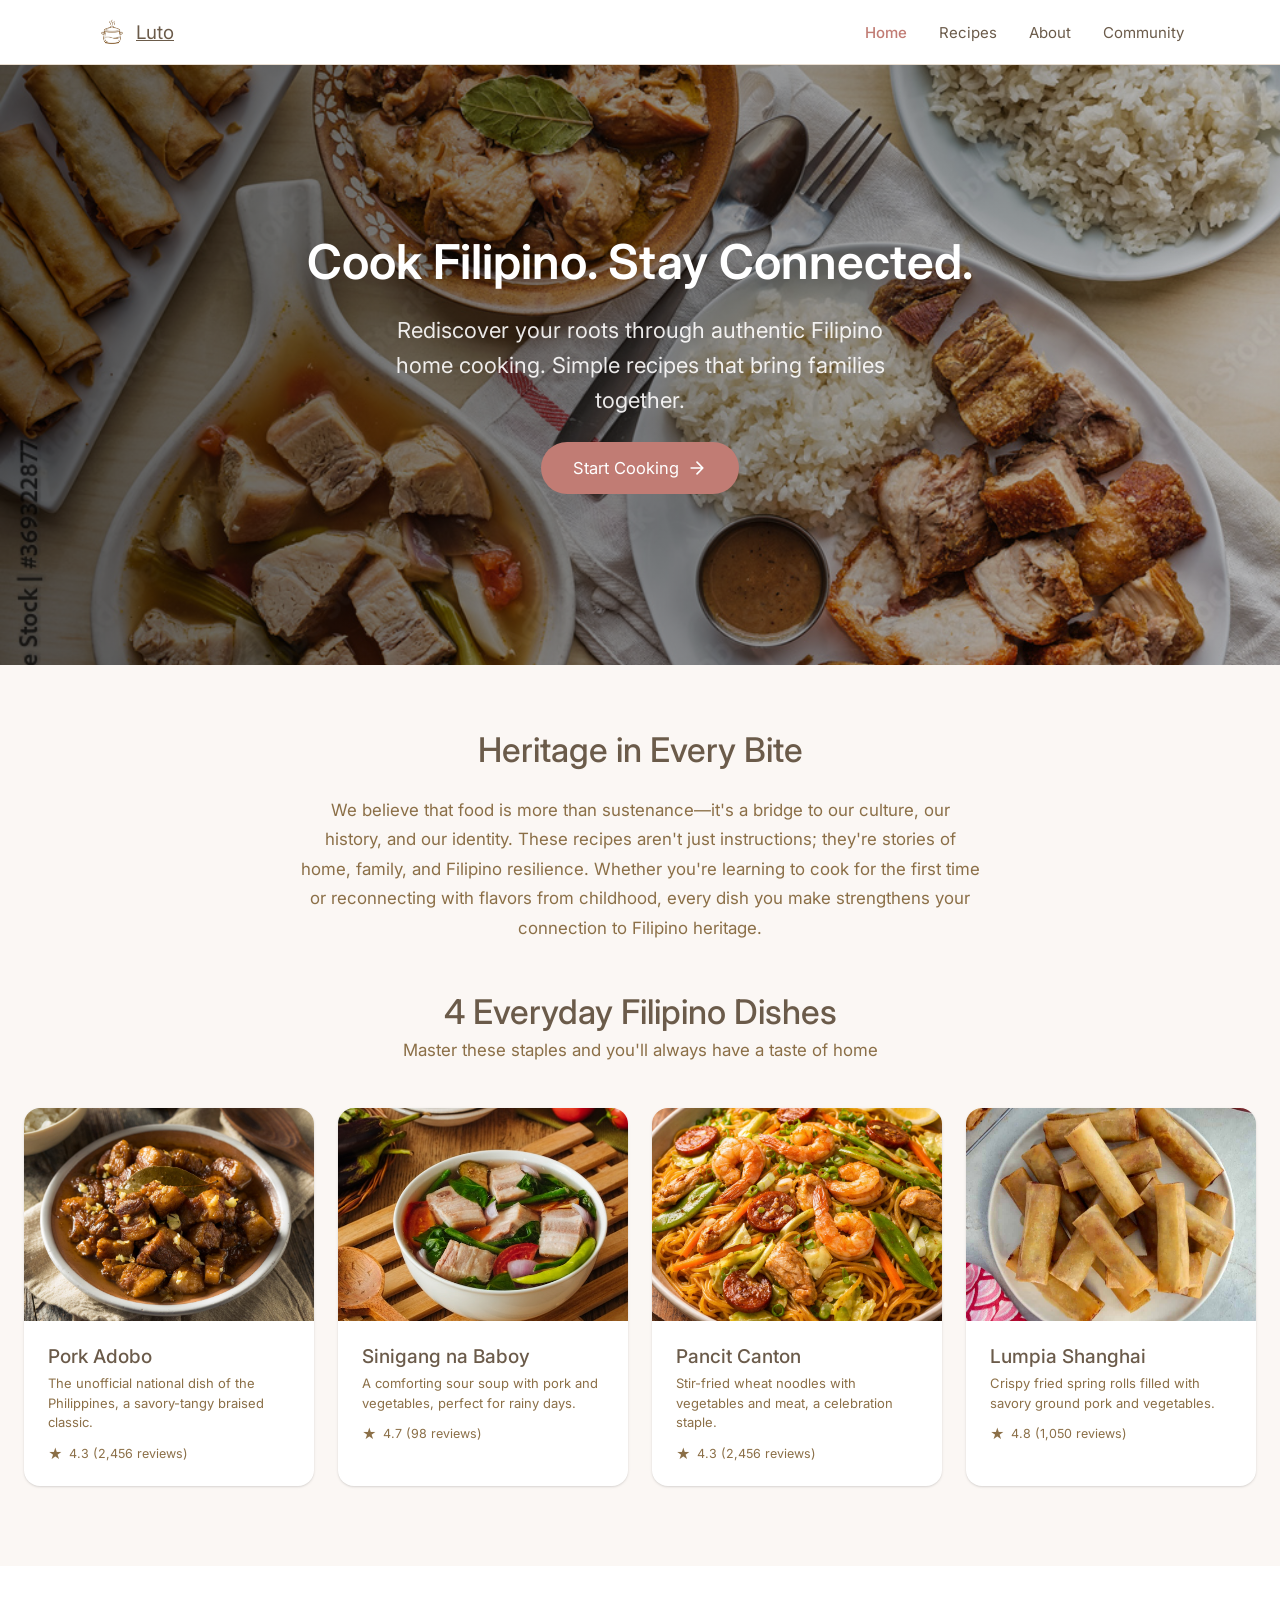
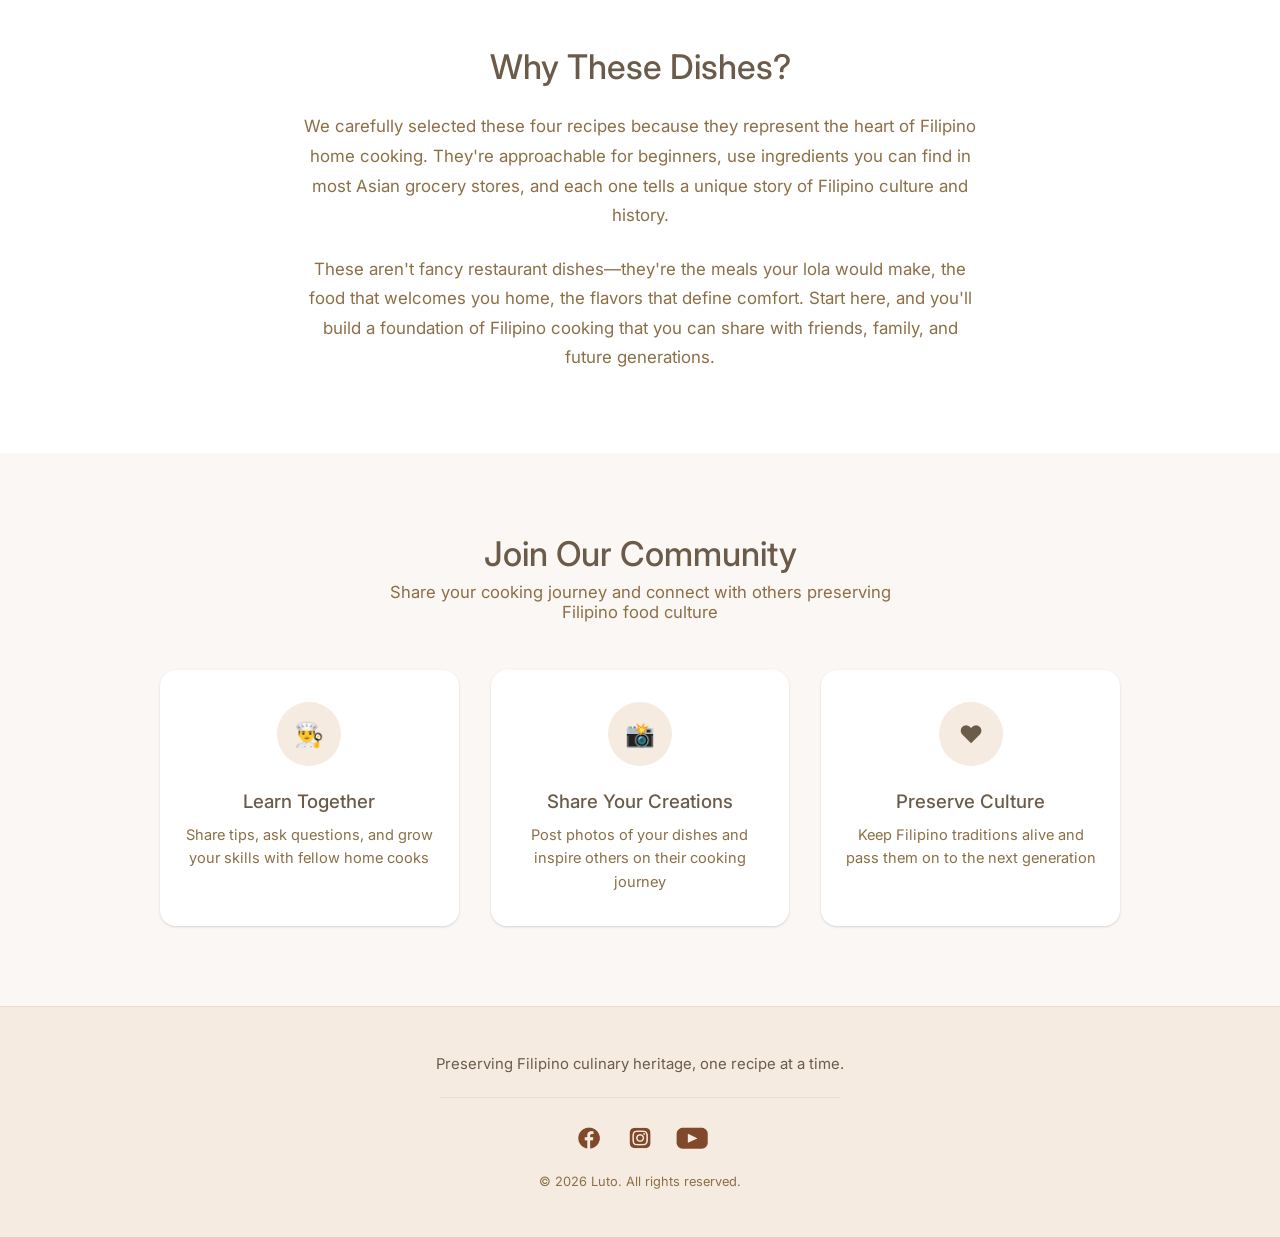
<file: index.html>
<!DOCTYPE html>
<html lang="en">
<head>
  <meta charset="utf-8" />
  <title>Luto</title>
  <meta name="viewport" content="width=device-width, initial-scale=1" />
  <!-- Font: Inter -->
  <link href="https://fonts.googleapis.com/css2?family=Inter:wght@400;500;600&display=swap" rel="stylesheet" />
  <link rel="stylesheet" href="style.css" />
  <link rel="icon" type="image/png" href="images/Logo.icon.png" />
</head>

<body>

  <nav class="fade-in d0">
   <a href="index.html" class="nav-logo">
      <img src="images/Logo.icon.png" alt="Luto logo" class="nav-logo-icon"/>
      Luto
    </a>
    <ul class="nav-links">
      <li><a href="index.html" class="active">Home</a></li>
      <li><a href="pages/recipes/recipes.html">Recipes</a></li>
      <li><a href="pages/about/about.html">About</a></li>
      <li><a href="pages/community/community.html">Community</a></li>
    </ul>
  </nav>

  <div class="hero">
    <div class="hero-bg"></div>
    <div class="hero-overlay"></div>
    <div class="hero-content">
      <h1 class="fade-in d0">Cook Filipino. Stay Connected.</h1>
      <p class="fade-in d200">
        Rediscover your roots through authentic Filipino home cooking.
        Simple recipes that bring families together.
      </p>
      <a href="pages/recipes/recipes.html" class="btn-primary fade-in d400">
        Start Cooking
        <svg viewBox="0 0 24 24" fill="none" stroke="currentColor" stroke-width="2" stroke-linecap="round" stroke-linejoin="round">
          <path d="M5 12h14M12 5l7 7-7 7"/>
        </svg>
      </a>
    </div>
  </div>

  <section>
    <div class="heritage fade-in d0">
      <h2 class="section-title">Heritage in Every Bite</h2>
      <p class="section-body">
        We believe that food is more than sustenance—it's a bridge to our culture,
        our history, and our identity. These recipes aren't just instructions; they're
        stories of home, family, and Filipino resilience. Whether you're learning to
        cook for the first time or reconnecting with flavors from childhood, every dish
        you make strengthens your connection to Filipino heritage.
      </p>
    </div>
  </section>

  <section>
    <div class="dishes-section">
      <div class="dishes-header fade-in d0">
        <h2>4 Everyday Filipino Dishes</h2>
        <p>Master these staples and you'll always have a taste of home</p>
      </div>
      <div class="dishes-grid">

        <a href="pages/indivpages/porkadb/PorkAdobo.html" class="dish-card fade-in d200">
          <img src="images/Pork Adobo.jpg" class="dish-img" alt="Pork Adobo"/>
          <div class="dish-info">
            <h3>Pork Adobo</h3>
            <p>The unofficial national dish of the Philippines, a savory-tangy braised classic.</p>
            <div class="dish-rating"><span class="star">★</span> 4.3 (2,456 reviews)</div>
          </div>
        </a>

        <a href="pages/indivpages/sinigang/sinigang.html" class="dish-card fade-in d400">
          <img src="images/Sinigang na Baboy.png" class="dish-img" alt="Sinigang na Baboy"/>
          <div class="dish-info">
            <h3>Sinigang na Baboy</h3>
            <p>A comforting sour soup with pork and vegetables, perfect for rainy days.</p>
            <div class="dish-rating"><span class="star">★</span> 4.7 (98 reviews)</div>
          </div>
        </a>

        <a href="pages/indivpages/pancitcn/pancitcn.html" class="dish-card fade-in d600">
          <img src="images/pansitCanton.png" class="dish-img" alt="Pancit Canton"/>
          <div class="dish-info">
            <h3>Pancit Canton</h3>
            <p>Stir-fried wheat noodles with vegetables and meat, a celebration staple.</p>
            <div class="dish-rating"><span class="star">★</span> 4.3 (2,456 reviews)</div>
          </div>
        </a>

        <a href="pages/indivpages/lumpia/Lumpia Shanghai Code.html" class="dish-card fade-in d800">
          <img src="images/Lumpia.jpg" class="dish-img" alt="Lumpia Shanghai"/>
          <div class="dish-info">
            <h3>Lumpia Shanghai</h3>
            <p>Crispy fried spring rolls filled with savory ground pork and vegetables.</p>
            <div class="dish-rating"><span class="star">★</span> 4.8 (1,050 reviews)</div>
          </div>
        </a>

      </div>
    </div>
  </section>

  <section class="why-section">
    <div class="why-inner fade-in d0">
      <h2 class="section-title">Why These Dishes?</h2>
      <p class="section-body">
        We carefully selected these four recipes because they represent the heart
        of Filipino home cooking. They're approachable for beginners, use ingredients
        you can find in most Asian grocery stores, and each one tells a unique story
        of Filipino culture and history.
      </p>
      <p class="section-body">
        These aren't fancy restaurant dishes—they're the meals your lola would make,
        the food that welcomes you home, the flavors that define comfort. Start here,
        and you'll build a foundation of Filipino cooking that you can share with
        friends, family, and future generations.
      </p>
    </div>
  </section>

  <section>
    <div class="community-section">
      <div class="community-header fade-in d0">
        <h2>Join Our Community</h2>
        <p>Share your cooking journey and connect with others preserving Filipino food culture</p>
      </div>
      <div class="community-grid">
        <div class="community-card fade-in d200">
          <div class="community-icon">👨‍🍳</div>
          <h3>Learn Together</h3>
          <p>Share tips, ask questions, and grow your skills with fellow home cooks</p>
        </div>
        <div class="community-card fade-in d400">
          <div class="community-icon">📸</div>
          <h3>Share Your Creations</h3>
          <p>Post photos of your dishes and inspire others on their cooking journey</p>
        </div>
        <div class="community-card fade-in d600">
          <div class="community-icon">❤️</div>
          <h3>Preserve Culture</h3>
          <p>Keep Filipino traditions alive and pass them on to the next generation</p>
        </div>
      </div>
    </div>
  </section>

  <footer class="fade-in d0">
    <p class="footer-tagline">Preserving Filipino culinary heritage, one recipe at a time.</p>
    <div class="footer-divider"></div>
    <div class="footer-links">
      <a href="#" title="Facebook"><img src="images/fb.png" alt="Facebook" class="footer-icon"/></a>
      <a href="#" title="Instagram"><img src="images/insta.png" alt="Instagram" class="footer-icon"/></a>
      <a href="#" title="Youtube"><img src="images/yt.png" alt="Youtube" class="footer-icon"/></a>
    </div>
    <p class="footer-copy">© 2026 Luto. All rights reserved.</p>
  </footer>

  <script>
    const observer = new IntersectionObserver((entries) => {
      entries.forEach(entry => {
        if (entry.isIntersecting) {
          entry.target.style.animationPlayState = 'running';
          observer.unobserve(entry.target);
        }
      });
    }, { threshold: 0.1 });

    document.querySelectorAll('.fade-in').forEach(el => {
      el.style.animationPlayState = 'paused';
      observer.observe(el);
    });
  </script>

</body>
</html>
</file>
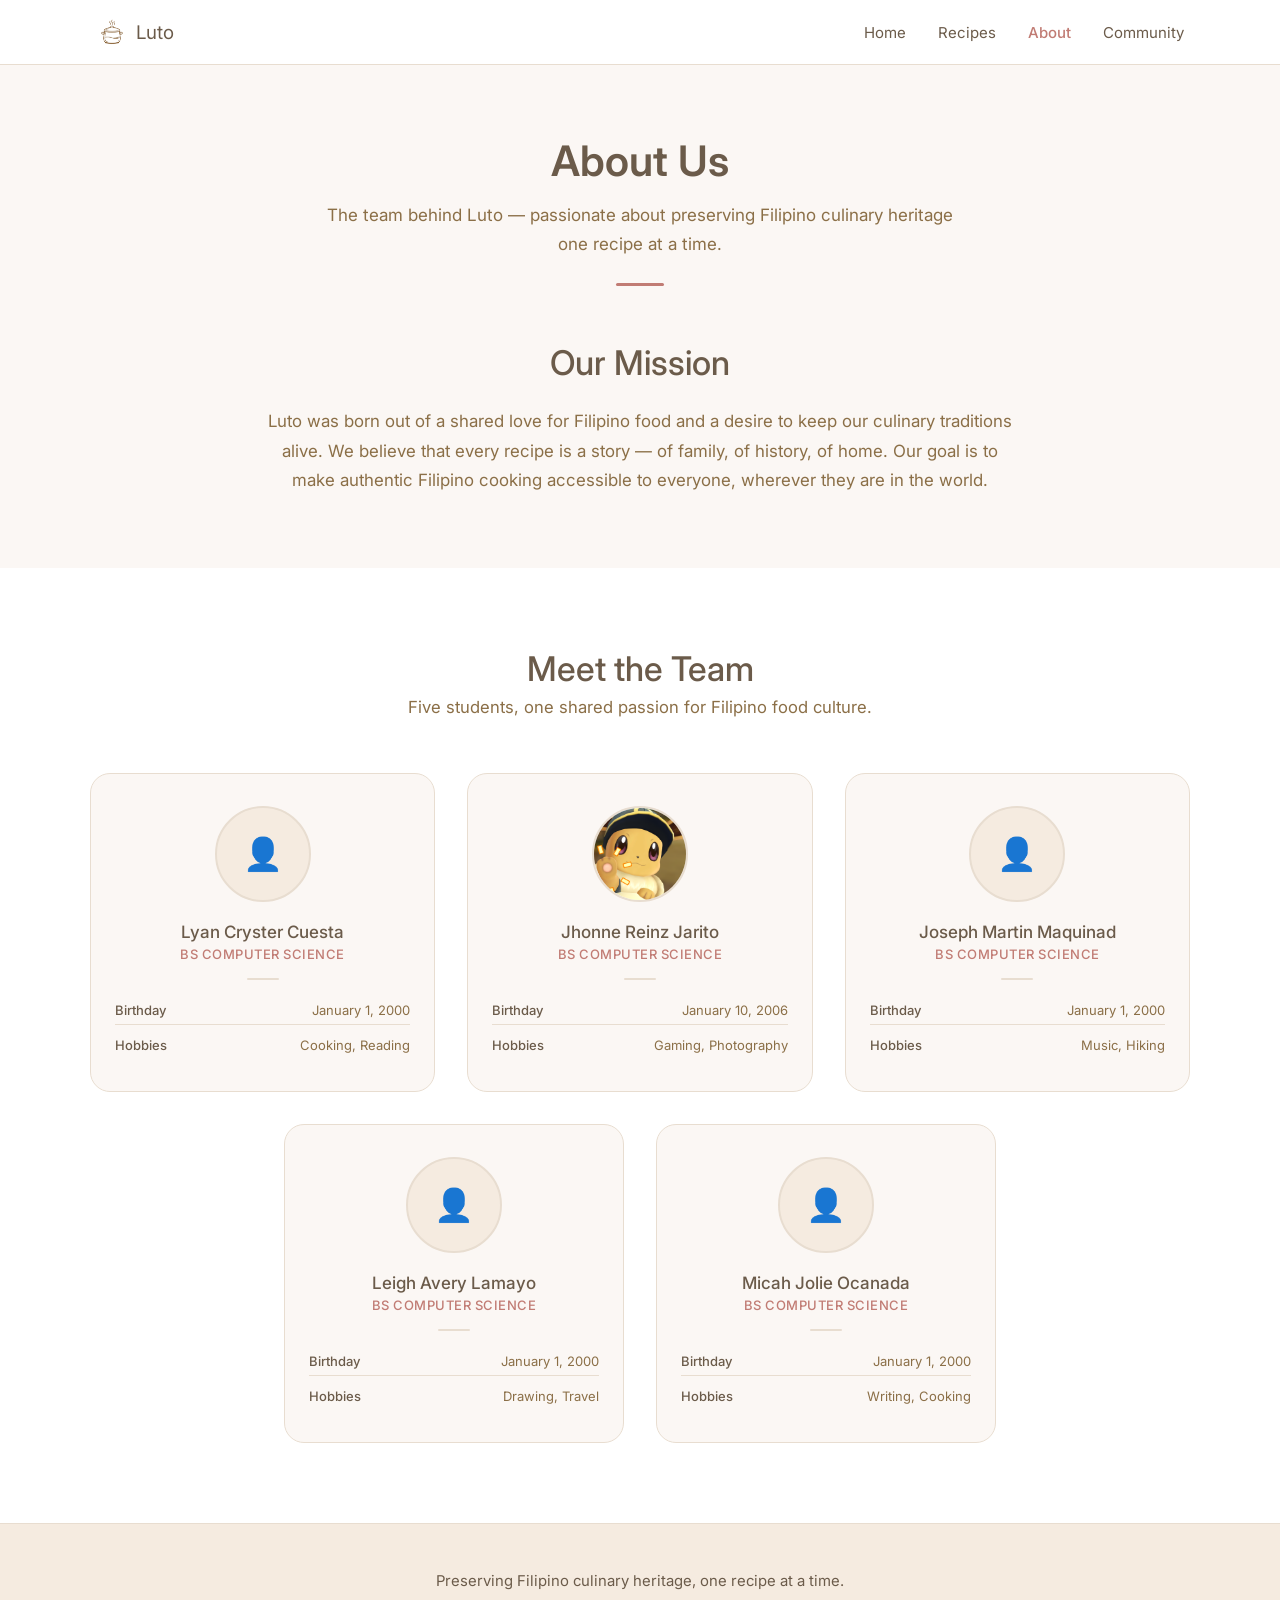
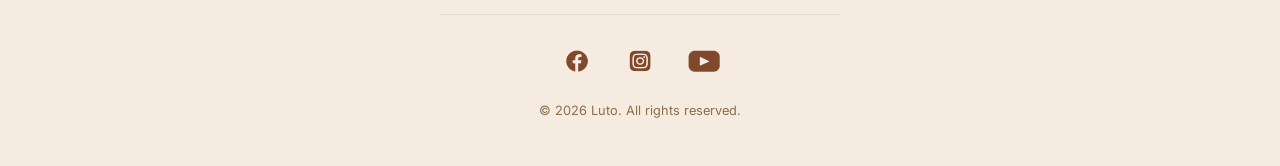
<file: pages/about/about.html>
<!DOCTYPE html>
<html lang="en">
<head>
  <meta charset="utf-8" />
  <title>About – Luto</title>
  <meta name="viewport" content="width=device-width, initial-scale=1" />
    <!-- Font: Inter -->
  <link href="https://fonts.googleapis.com/css2?family=Inter:wght@400;500;600&display=swap" rel="stylesheet" />
  <link rel="stylesheet" href="abstyle.css" />
  <link rel="icon" type="image/png" href="../../images/Logo.icon.png" />
</head>
<body>

  <!-- NAV -->
  <nav class="fade-in d0">
    <a href="../../index.html" class="nav-logo">
      <img src="../../images/Logo.icon.png" alt="Luto logo" class="nav-logo-icon" />
      Luto
    </a>
    <ul class="nav-links">
      <li><a href="../../index.html">Home</a></li>
      <li><a href="../recipes/recipes.html">Recipes</a></li>
      <li><a href="../about/about.html" class="active">About</a></li>
      <li><a href="../community/community.html">Community</a></li> <!-- Add when ready -->
    </ul>
  </nav>


  <!-- PAGE HERO -->
  <div class="page-hero fade-in d0">
    <h1>About Us</h1>
    <p>The team behind Luto — passionate about preserving Filipino culinary heritage one recipe at a time.</p>
    <div class="divider"></div>
  </div>


  <!-- MISSION -->
  <div class="mission fade-in d200">
    <h2>Our Mission</h2>
    <p>
      Luto was born out of a shared love for Filipino food and a desire to keep
      our culinary traditions alive. We believe that every recipe is a story —
      of family, of history, of home. Our goal is to make authentic Filipino
      cooking accessible to everyone, wherever they are in the world.
    </p>
  </div>


  <!-- TEAM SECTION
       5 members total: 3 in the first row (.team-grid),
       2 centered in the second row (.team-row-2).

       TO REPLACE A PLACEHOLDER AVATAR WITH A REAL PHOTO:
       Replace the emoji inside .avatar with:
         <img src="../../images/name.jpg" alt="Name"
              style="width:100%;height:100%;object-fit:cover;" />

       TO ADD A NEW MEMBER: duplicate any .team-card block.
  ============================================================ -->
  <section class="team-section">
    <div class="team-inner">

      <div class="team-header fade-in d0">
        <h2>Meet the Team</h2>
        <p>Five students, one shared passion for Filipino food culture.</p>
      </div>

      <!-- First row: 3 members -->
      <div class="team-grid">

        <div class="team-card fade-in d200">
          <div class="avatar">👤</div> <!-- Replace with photo when ready -->
          <div class="member-name">Lyan Cryster Cuesta</div>
          <div class="member-course">BS Computer Science</div> <!-- Edit course -->
          <div class="member-divider"></div>
          <div class="member-detail">
            <div class="member-detail-item">
              <span class="detail-label">Birthday</span>
              <span>January 1, 2000</span> <!-- Edit birthday -->
            </div>
            <div class="member-detail-item">
              <span class="detail-label">Hobbies</span>
              <span>Cooking, Reading</span> <!-- Edit hobbies -->
            </div>
          </div>
        </div>

        <div class="team-card fade-in d400">
            <div class="avatar">
            <img src="../../images/evoi.png" alt="Jhonne Reinz Jarito" />
        </div>
        <div class="member-name">Jhonne Reinz Jarito</div>
        <div class="member-course">BS Computer Science</div> <!-- Edit course -->
        <div class="member-divider"></div>
        <div class="member-detail">
        <div class="member-detail-item">
            <span class="detail-label">Birthday</span>
            <span>January 10, 2006</span> <!-- Edit birthday -->
        </div>
        <div class="member-detail-item">
            <span class="detail-label">Hobbies</span>
            <span>Gaming, Photography</span> <!-- Edit hobbies -->
            </div>
          </div>
        </div>

        <div class="team-card fade-in d600">
          <div class="avatar">👤</div> <!-- Replace with photo when ready -->
          <div class="member-name">Joseph Martin Maquinad</div>
          <div class="member-course">BS Computer Science</div> <!-- Edit course -->
          <div class="member-divider"></div>
          <div class="member-detail">
            <div class="member-detail-item">
              <span class="detail-label">Birthday</span>
              <span>January 1, 2000</span> <!-- Edit birthday -->
            </div>
            <div class="member-detail-item">
              <span class="detail-label">Hobbies</span>
              <span>Music, Hiking</span> <!-- Edit hobbies -->
            </div>
          </div>
        </div>

      </div>

      <div class="team-row-2">

        <div class="team-card fade-in d400">
          <div class="avatar">👤</div> <!-- Replace with photo when ready -->
          <div class="member-name">Leigh Avery Lamayo</div>
          <div class="member-course">BS Computer Science</div> <!-- Edit course -->
          <div class="member-divider"></div>
          <div class="member-detail">
            <div class="member-detail-item">
              <span class="detail-label">Birthday</span>
              <span>January 1, 2000</span> <!-- Edit birthday -->
            </div>
            <div class="member-detail-item">
              <span class="detail-label">Hobbies</span>
              <span>Drawing, Travel</span> <!-- Edit hobbies -->
            </div>
          </div>
        </div>

        <div class="team-card fade-in d600">
          <div class="avatar">👤</div> <!-- Replace with photo when ready -->
          <div class="member-name">Micah Jolie Ocanada</div>
          <div class="member-course">BS Computer Science</div> <!-- Edit course -->
          <div class="member-divider"></div>
          <div class="member-detail">
            <div class="member-detail-item">
              <span class="detail-label">Birthday</span>
              <span>January 1, 2000</span> <!-- Edit birthday -->
            </div>
            <div class="member-detail-item">
              <span class="detail-label">Hobbies</span>
              <span>Writing, Cooking</span> <!-- Edit hobbies -->
            </div>
          </div>
        </div>

      </div>
    </div>
  </section>


  <!-- FOOTER -->
  <footer class="fade-in d0">
    <p class="footer-tagline">Preserving Filipino culinary heritage, one recipe at a time.</p>
    <div class="footer-divider"></div>
    <div class="footer-links">
      <a href="#" title="Facebook"><img src="../../images/fb.png" alt="Facebook" class="footer-icon" /></a>   <!-- Add Facebook URL -->
      <a href="#" title="Instagram"><img src="../../images/insta.png" alt="Instagram" class="footer-icon" /></a>       <!-- Add Instagram URL -->
      <a href="#" title="Youtube"><img src="../../images/yt.png" alt="Youtube" class="footer-icon" /></a>      <!-- Add YouTube URL -->
    </div>
    <p class="footer-copy">© 2026 Luto. All rights reserved.</p>
  </footer>


  <!-- SCRIPTS -->
  <script>
    const observer = new IntersectionObserver((entries) => {
      entries.forEach(entry => {
        if (entry.isIntersecting) {
          entry.target.style.animationPlayState = 'running';
          observer.unobserve(entry.target);
        }
      });
    }, { threshold: 0.1 });

    document.querySelectorAll('.fade-in').forEach(el => {
      el.style.animationPlayState = 'paused';
      observer.observe(el);
    });
  </script>

</body>
</html>
</file>
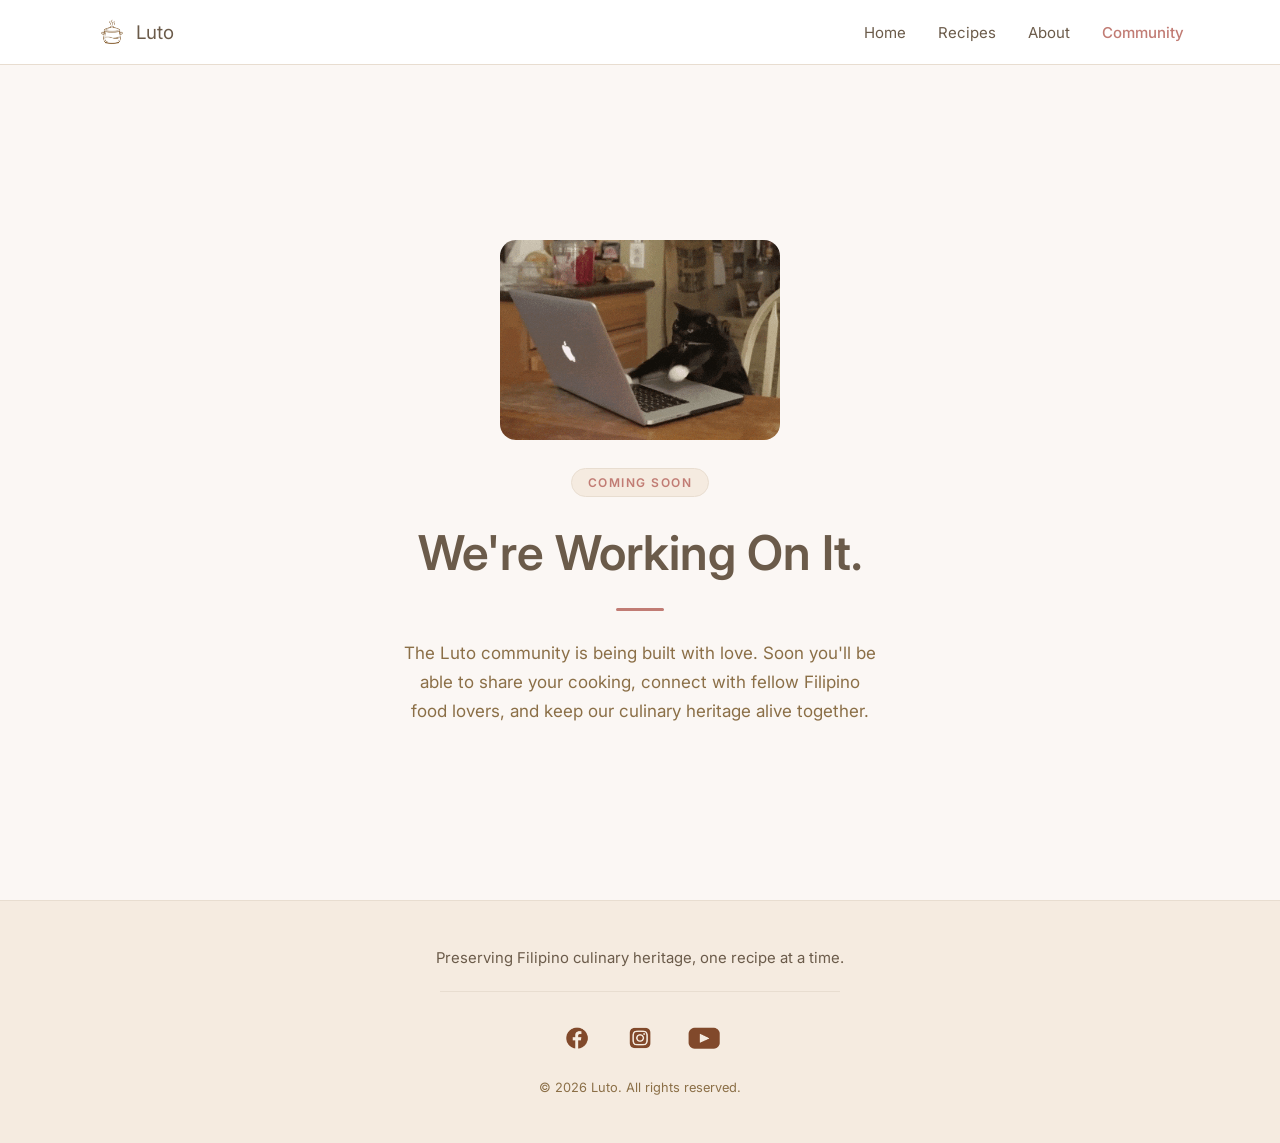
<file: pages/community/community.html>
<!DOCTYPE html>
<html lang="en">
<head>
  <meta charset="utf-8" />
  <title>Community – Luto</title>
  <meta name="viewport" content="width=device-width, initial-scale=1" />
  <link href="https://fonts.googleapis.com/css2?family=Inter:wght@400;500;600&display=swap" rel="stylesheet" />
  <link rel="stylesheet" href="comstyle.css" />
  <link rel="icon" type="image/png" href="../../images/Logo.icon.png" />
</head>
<body>

  <nav class="fade-in d0">
    <a href="../../index.html" class="nav-logo">
      <img src="../../images/Logo.icon.png" alt="Luto logo" class="nav-logo-icon" />
      Luto
    </a>
    <ul class="nav-links">
      <li><a href="../../index.html">Home</a></li>
      <li><a href="../recipes/recipes.html">Recipes</a></li>
      <li><a href="../about/about.html">About</a></li>
      <li><a href="../community/community.html" class="active">Community</a></li>
    </ul>
  </nav>

  <div class="coming-soon">
      <img src="../../images/angry-typing-kitty.gif" alt="Coming soon" class="gif" />

    <span class="coming-badge fade-in d200">Coming Soon</span>

    <h1 class="fade-in d400">We're Working On It.</h1>

    <div class="divider fade-in d400"></div>

    <p class="fade-in d600">
      The Luto community is being built with love. Soon you'll be able to share
      your cooking, connect with fellow Filipino food lovers, and keep our
      culinary heritage alive together.
    </p> <!-- Edit message text -->

  </div>

  <footer class="fade-in d0">
    <p class="footer-tagline">Preserving Filipino culinary heritage, one recipe at a time.</p>
    <div class="footer-divider"></div>
    <div class="footer-links">
      <a href="#" title="Facebook"><img src="../../images/fb.png" alt="Facebook" class="footer-icon" /></a>      
      <a href="#" title="Instagram"><img src="../../images/insta.png" alt="Instagram" class="footer-icon" /></a>
      <a href="#" title="Youtube"><img src="../../images/yt.png" alt="Youtube" class="footer-icon" /></a>    
    </div>
    <p class="footer-copy">© 2026 Luto. All rights reserved.</p>
  </footer>

  <script>
    const observer = new IntersectionObserver((entries) => {
      entries.forEach(entry => {
        if (entry.isIntersecting) {
          entry.target.style.animationPlayState = 'running';
          observer.unobserve(entry.target);
        }
      });
    }, { threshold: 0.1 });

    document.querySelectorAll('.fade-in').forEach(el => {
      el.style.animationPlayState = 'paused';
      observer.observe(el);
    });
  </script>

</body>
</html>
</file>
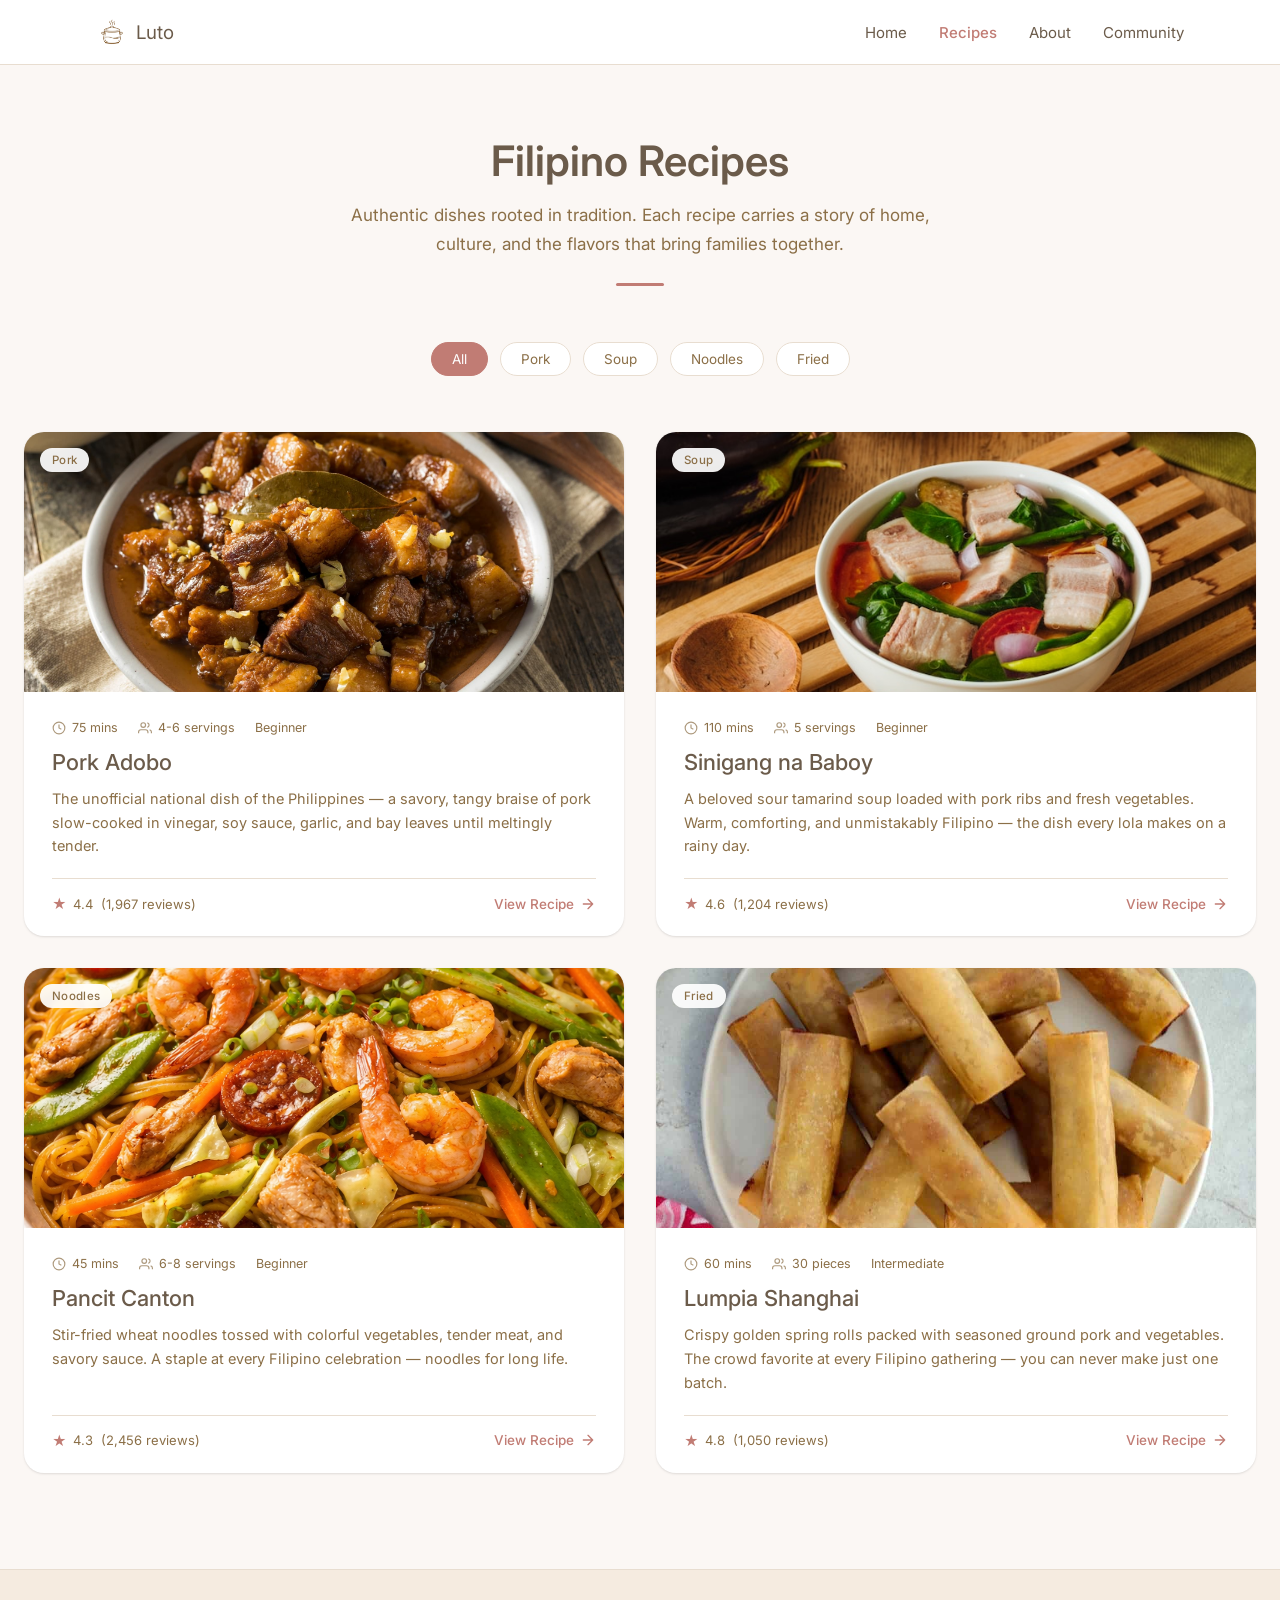
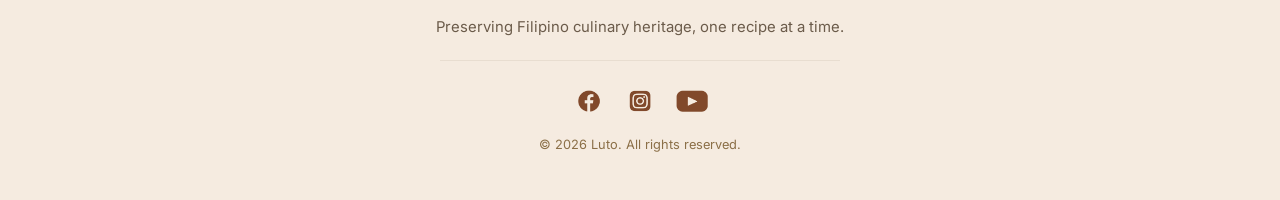
<file: pages/recipes/recipes.html>
<!DOCTYPE html>
<html lang="en">
<head>
  <meta charset="utf-8" />
  <title>Recipes – Luto</title>
  <meta name="viewport" content="width=device-width, initial-scale=1" />
    <!-- Font: Inter -->
  <link href="https://fonts.googleapis.com/css2?family=Inter:wght@400;500;600&display=swap" rel="stylesheet" />
  <link rel="stylesheet" href="recstyle.css" />

  <link rel="icon" type="image/png" href="../../images/Logo.icon.png" />
</head>
<body>
  <nav class="fade-in d0">
    <a href="../../index.html" class="nav-logo">
      <img src="../../images/Logo.icon.png" alt="Luto logo" class="nav-logo-icon" />
      Luto
    </a>
    <ul class="nav-links">
      <li><a href="../../index.html">Home</a></li>
      <li><a href="../recipes/recipes.html" class="active">Recipes</a></li>
      <li><a href="../about/about.html">About</a></li>   
      <li><a href="../community/community.html">Community</a></li> <!-- Add this page when ready -->
    </ul>
  </nav>

  <div class="page-hero fade-in d0">
    <h1>Filipino Recipes</h1>
    <p>Authentic dishes rooted in tradition. Each recipe carries a story of home, culture, and the flavors that bring families together.</p>
    <div class="divider"></div>
  </div>


  <!--FILTER BAR-->
  <div class="filter-bar fade-in d200">
    <button class="filter-btn active">All</button>
    <button class="filter-btn">Pork</button>
    <button class="filter-btn">Soup</button>
    <button class="filter-btn">Noodles</button>
    <button class="filter-btn">Fried</button>
  </div>


  <!--RECIPES GRID-->
  <section class="recipes-section">
    <div class="recipes-grid">
      <a href="../indivpages/porkadb/PorkAdobo.html" class="recipe-card fade-in d200">
        <div class="recipe-img-wrap">
          <img src="../../images/Pork Adobo.jpg" class="recipe-img" alt="Pork Adobo" />
          <span class="recipe-badge">Pork</span>
        </div>
        <div class="recipe-info">
          <div class="recipe-meta">
            <span class="recipe-meta-item">
              <svg viewBox="0 0 24 24" fill="none" stroke="currentColor" stroke-width="2"><circle cx="12" cy="12" r="10"/><path d="M12 6v6l4 2"/></svg>
              75 mins 
            </span>
            <span class="recipe-meta-item">
              <svg viewBox="0 0 24 24" fill="none" stroke="currentColor" stroke-width="2"><path d="M17 21v-2a4 4 0 0 0-4-4H5a4 4 0 0 0-4 4v2"/><circle cx="9" cy="7" r="4"/><path d="M23 21v-2a4 4 0 0 0-3-3.87"/><path d="M16 3.13a4 4 0 0 1 0 7.75"/></svg>
              4-6 servings 
            </span>
            <span class="recipe-meta-item">Beginner</span> 
          </div>
          <h3>Pork Adobo</h3> 
          <p>The unofficial national dish of the Philippines — a savory, tangy braise of pork slow-cooked in vinegar, soy sauce, garlic, and bay leaves until meltingly tender.</p> <!-- Edit description here -->
          <div class="recipe-footer">
            <div class="recipe-rating">
              <span class="star">★</span> 4.4 &nbsp;(1,967 reviews)
            </div>
            <span class="recipe-link">
              View Recipe
              <svg viewBox="0 0 24 24" fill="none" stroke="currentColor" stroke-width="2" stroke-linecap="round" stroke-linejoin="round"><path d="M5 12h14M12 5l7 7-7 7"/></svg>
            </span>
          </div>
        </div>
      </a>


      <!-- CARD 2: Sinigang na Baboy-->
      <a href="../indivpages/sinigang/sinigang.html" class="recipe-card fade-in d400">
        <div class="recipe-img-wrap">
          <img src="../../images/Sinigang na Baboy.png" class="recipe-img" alt="Sinigang na Baboy" />
          <span class="recipe-badge">Soup</span>
        </div>
        <div class="recipe-info">
          <div class="recipe-meta">
            <span class="recipe-meta-item">
              <svg viewBox="0 0 24 24" fill="none" stroke="currentColor" stroke-width="2"><circle cx="12" cy="12" r="10"/><path d="M12 6v6l4 2"/></svg>
              110 mins
            </span>
            <span class="recipe-meta-item">
              <svg viewBox="0 0 24 24" fill="none" stroke="currentColor" stroke-width="2"><path d="M17 21v-2a4 4 0 0 0-4-4H5a4 4 0 0 0-4 4v2"/><circle cx="9" cy="7" r="4"/><path d="M23 21v-2a4 4 0 0 0-3-3.87"/><path d="M16 3.13a4 4 0 0 1 0 7.75"/></svg>
              5 servings
            </span>
            <span class="recipe-meta-item">Beginner</span>
          </div>
          <h3>Sinigang na Baboy</h3>
          <p>A beloved sour tamarind soup loaded with pork ribs and fresh vegetables. Warm, comforting, and unmistakably Filipino — the dish every lola makes on a rainy day.</p>
          <div class="recipe-footer">
            <div class="recipe-rating">
              <span class="star">★</span> 4.6 &nbsp;(1,204 reviews)
            </div>
            <span class="recipe-link">
              View Recipe
              <svg viewBox="0 0 24 24" fill="none" stroke="currentColor" stroke-width="2" stroke-linecap="round" stroke-linejoin="round"><path d="M5 12h14M12 5l7 7-7 7"/></svg>
            </span>
          </div>
        </div>
      </a>


      <!-- CARD 3: Pancit Canton-->
      <a href="../indivpages/pancitcn/pancitcn.html" class="recipe-card fade-in d600">
        <div class="recipe-img-wrap">
          <img src="../../images/pansitCanton.png" class="recipe-img" alt="Pancit Canton" />
          <span class="recipe-badge">Noodles</span>
        </div>
        <div class="recipe-info">
          <div class="recipe-meta">
            <span class="recipe-meta-item">
              <svg viewBox="0 0 24 24" fill="none" stroke="currentColor" stroke-width="2"><circle cx="12" cy="12" r="10"/><path d="M12 6v6l4 2"/></svg>
              45 mins
            </span>
            <span class="recipe-meta-item">
              <svg viewBox="0 0 24 24" fill="none" stroke="currentColor" stroke-width="2"><path d="M17 21v-2a4 4 0 0 0-4-4H5a4 4 0 0 0-4 4v2"/><circle cx="9" cy="7" r="4"/><path d="M23 21v-2a4 4 0 0 0-3-3.87"/><path d="M16 3.13a4 4 0 0 1 0 7.75"/></svg>
              6-8 servings
            </span>
            <span class="recipe-meta-item">Beginner</span>
          </div>
          <h3>Pancit Canton</h3>
          <p>Stir-fried wheat noodles tossed with colorful vegetables, tender meat, and savory sauce. A staple at every Filipino celebration — noodles for long life.</p>
          <div class="recipe-footer">
            <div class="recipe-rating">
              <span class="star">★</span> 4.3 &nbsp;(2,456 reviews)
            </div>
            <span class="recipe-link">
              View Recipe
              <svg viewBox="0 0 24 24" fill="none" stroke="currentColor" stroke-width="2" stroke-linecap="round" stroke-linejoin="round"><path d="M5 12h14M12 5l7 7-7 7"/></svg>
            </span>
          </div>
        </div>
      </a>


      <!-- CARD 4: Lumpia Shanghai-->
      <a href="../indivpages/lumpia/Lumpia Shanghai Code.html" class="recipe-card fade-in d800">
        <div class="recipe-img-wrap">
          <img src="../../images/Lumpia.jpg" class="recipe-img" alt="Lumpia Shanghai" />
          <span class="recipe-badge">Fried</span>
        </div>
        <div class="recipe-info">
          <div class="recipe-meta">
            <span class="recipe-meta-item">
              <svg viewBox="0 0 24 24" fill="none" stroke="currentColor" stroke-width="2"><circle cx="12" cy="12" r="10"/><path d="M12 6v6l4 2"/></svg>
              60 mins
            </span>
            <span class="recipe-meta-item">
              <svg viewBox="0 0 24 24" fill="none" stroke="currentColor" stroke-width="2"><path d="M17 21v-2a4 4 0 0 0-4-4H5a4 4 0 0 0-4 4v2"/><circle cx="9" cy="7" r="4"/><path d="M23 21v-2a4 4 0 0 0-3-3.87"/><path d="M16 3.13a4 4 0 0 1 0 7.75"/></svg>
              30 pieces
            </span>
            <span class="recipe-meta-item">Intermediate</span>
          </div>
          <h3>Lumpia Shanghai</h3>
          <p>Crispy golden spring rolls packed with seasoned ground pork and vegetables. The crowd favorite at every Filipino gathering — you can never make just one batch.</p>
          <div class="recipe-footer">
            <div class="recipe-rating">
              <span class="star">★</span> 4.8 &nbsp;(1,050 reviews)
            </div>
            <span class="recipe-link">
              View Recipe
              <svg viewBox="0 0 24 24" fill="none" stroke="currentColor" stroke-width="2" stroke-linecap="round" stroke-linejoin="round"><path d="M5 12h14M12 5l7 7-7 7"/></svg>
            </span>
          </div>
        </div>
      </a>


    </div>
  </section>


  <!-- FOOTER-->
  <footer class="fade-in d0">
    <p class="footer-tagline">Preserving Filipino culinary heritage, one recipe at a time.</p>
    <div class="footer-divider"></div>
    <div class="footer-links">
      <a href="#" title="Facebook"><img src="../../images/fb.png" alt="Facebook" class="footer-icon" /></a>   
      <a href="#" title="Instagram"><img src="../../images/insta.png" alt="Instagram" class="footer-icon" /></a>               
      <a href="#" title="Youtube"><img src="../../images/yt.png" alt="Youtube" class="footer-icon" /></a>     
    </div>
    <p class="footer-copy">© 2026 Luto. All rights reserved.</p>
  </footer>


  <!-- SCRIPTS -->
  <script>
    const observer = new IntersectionObserver((entries) => {
    entries.forEach(entry => {
        if (entry.isIntersecting) {
        entry.target.style.animationPlayState = 'running';
        observer.unobserve(entry.target);
        }
    });
    }, { threshold: 0.1 });

    document.querySelectorAll('.fade-in').forEach(el => {
    el.style.animationPlayState = 'paused';
    observer.observe(el);
    });

    document.querySelectorAll('.filter-btn').forEach(btn => {
    btn.addEventListener('click', () => {
        document.querySelectorAll('.filter-btn').forEach(b => b.classList.remove('active'));
        btn.classList.add('active');

        const selected = btn.textContent.trim();

    document.querySelectorAll('.recipe-card').forEach(card => {
      const badge = card.querySelector('.recipe-badge').textContent.trim();
      if (selected === 'All' || badge === selected) {
        card.style.display = '';
      } else {
        card.style.display = 'none';
      }
    });
  });
});
  </script>

</body>
</html>
</file>
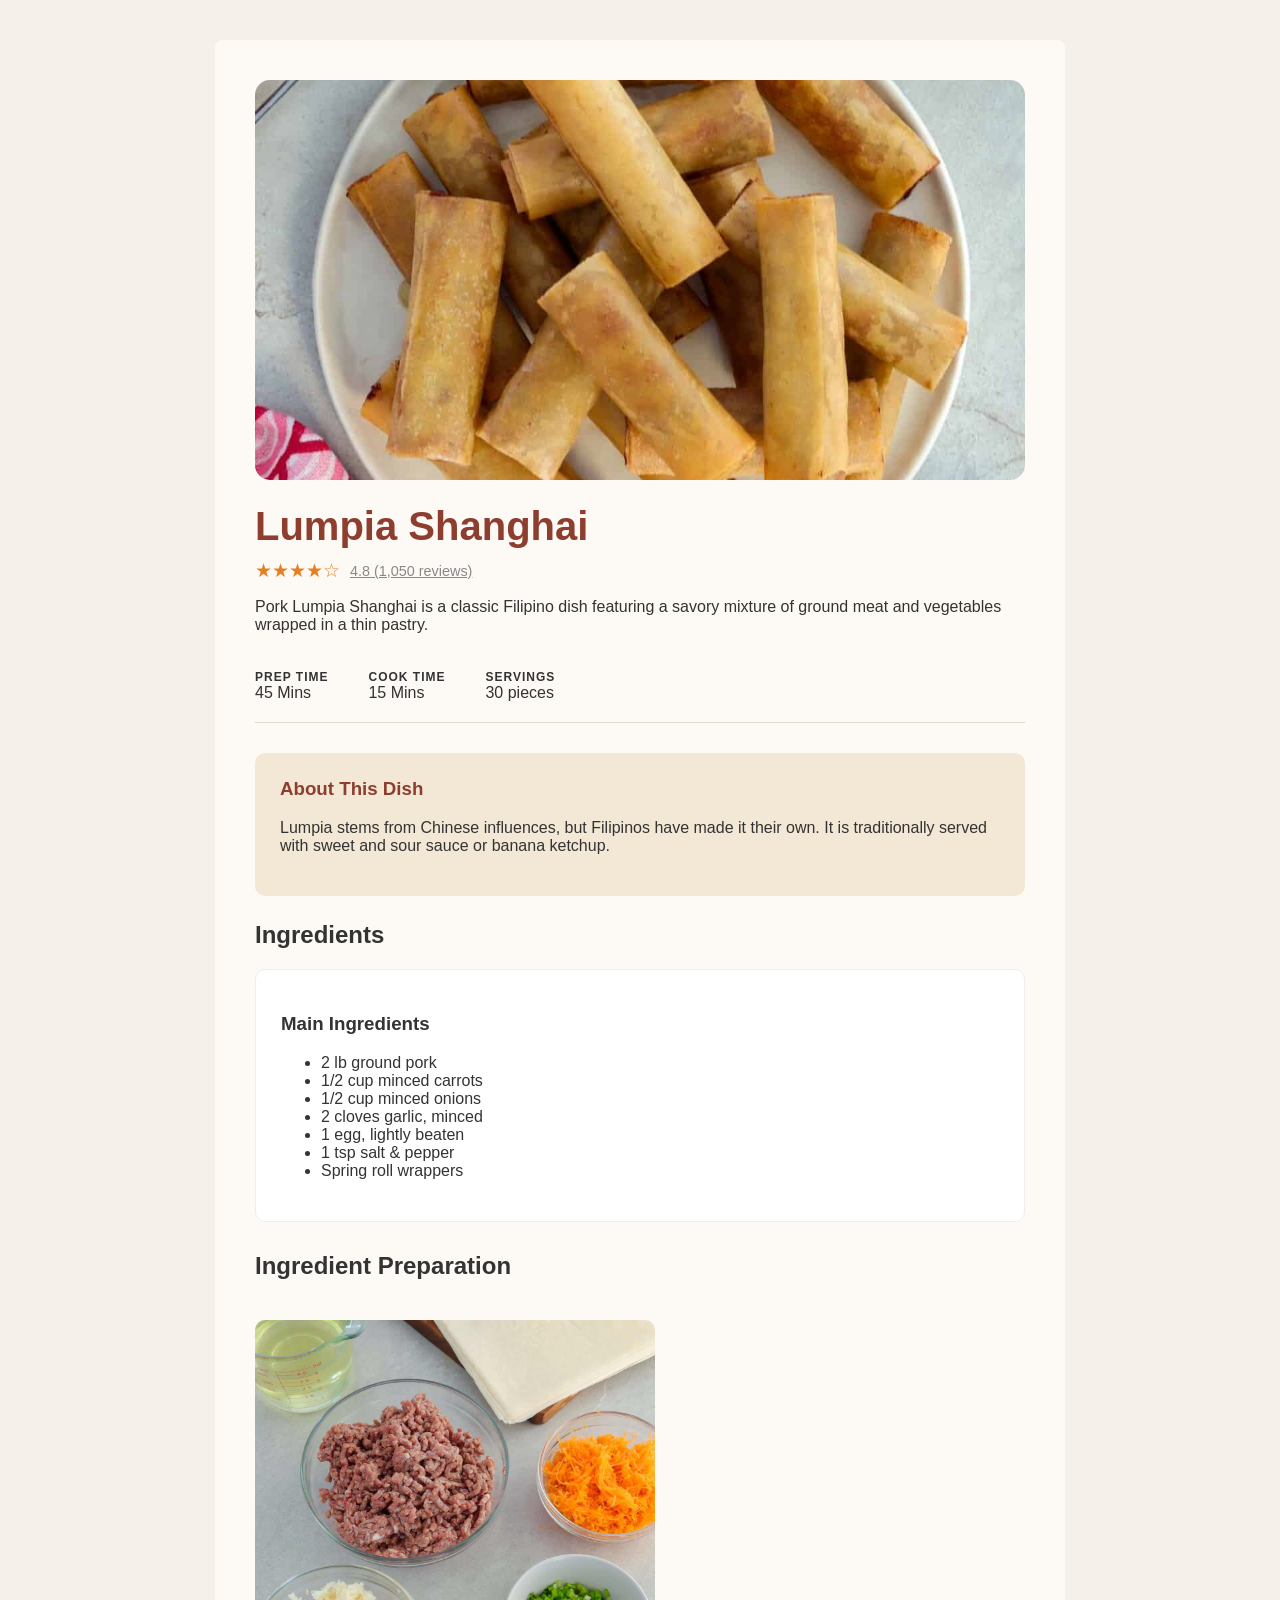
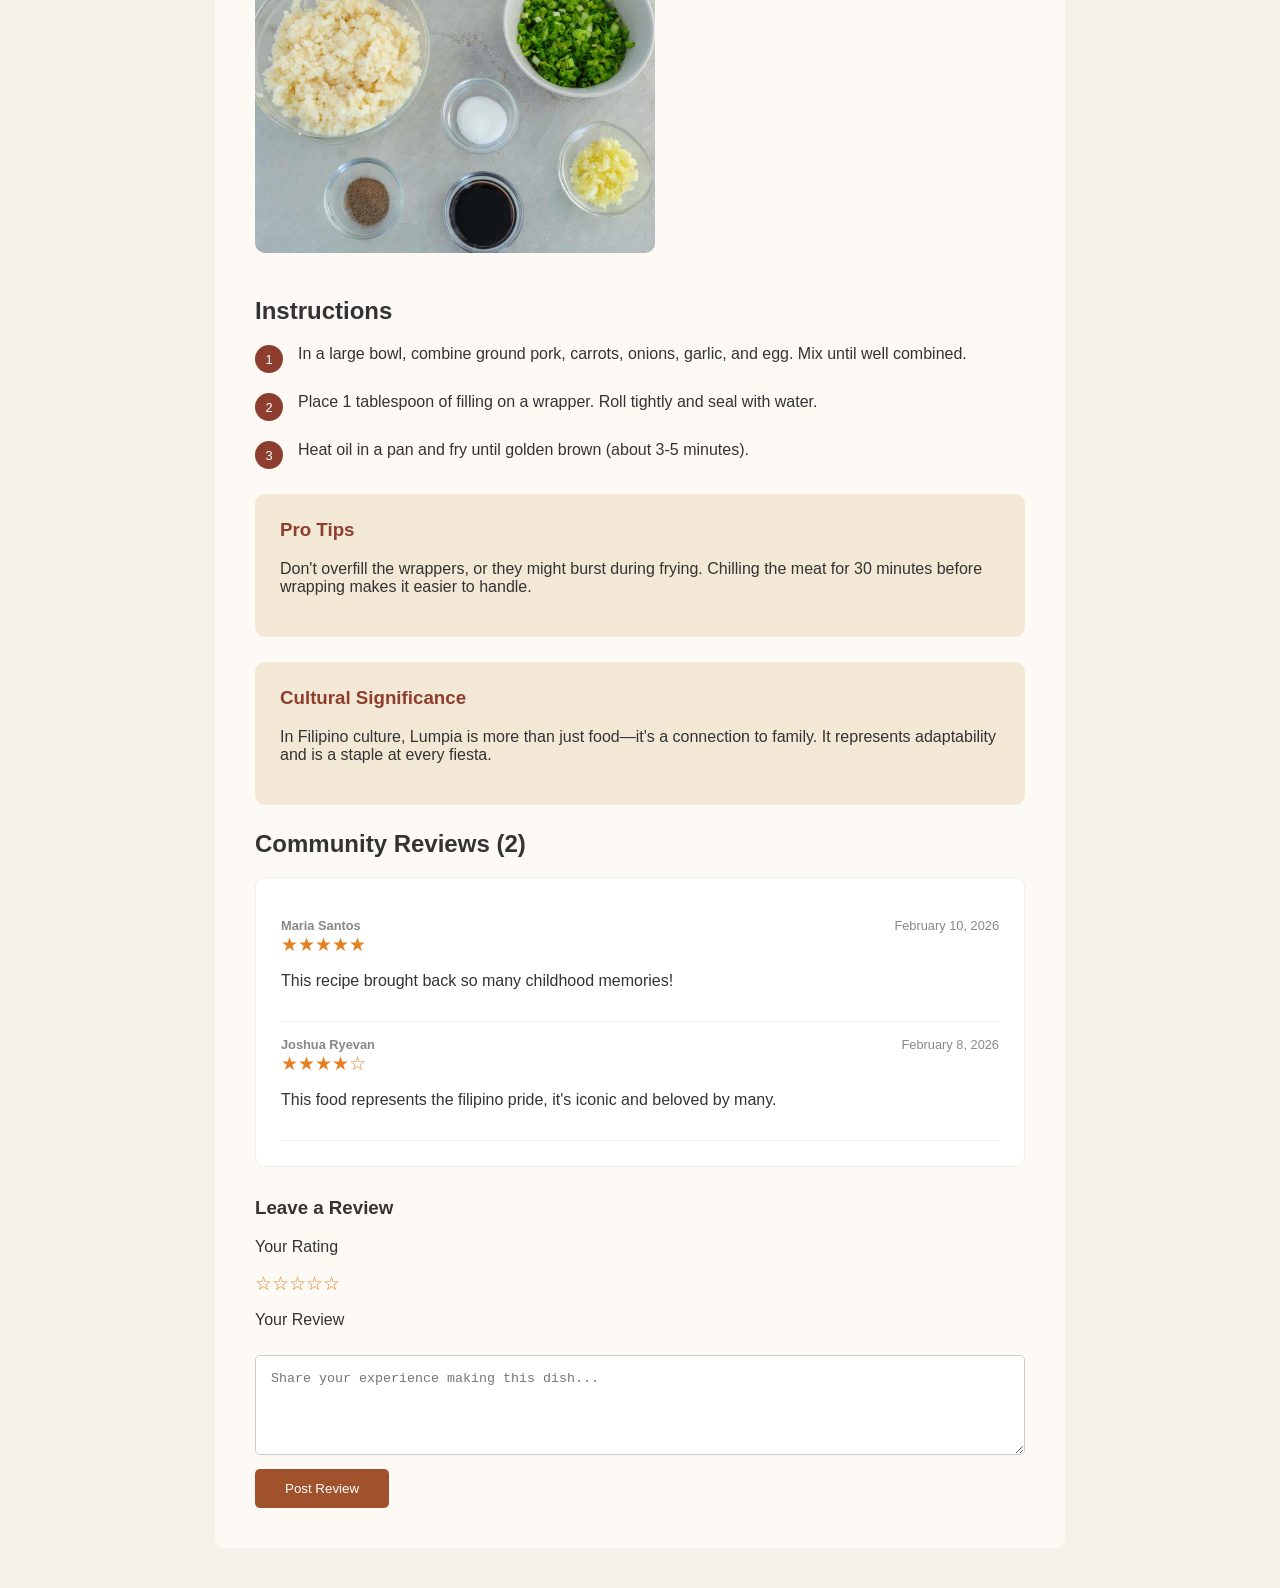
<file: pages/indivpages/lumpia/Lumpia Shanghai Code.html>
<!DOCTYPE html>
<html lang="en">
<head>
    <meta charset="UTF-8">
    <meta name="viewport" content="width=device-width, initial-scale=1.0">
    <title>Lumpia Shanghai - Cooking Intro</title>
    <style>
        /* CSS STYLING */
        body {
            background-color: #f5f1ea;
            font-family: 'Arial', sans-serif;
            color: #333;
            margin: 0;
            padding: 40px 20px;
            display: flex;
            justify-content: center;
        }

        .recipe-container {
            width: 100%;
            max-width: 850px;
            background-color: #fdfaf5;
            padding: 40px;
            border-radius: 8px;
            box-sizing: border-box;
        }

        .hero-image {
            width: 100%;
            height: 400px;
            object-fit: cover;
            border-radius: 15px;
            margin-bottom: 20px;
        }

        h1 { color: #8d3e2f; font-size: 2.5rem; margin: 0; }
        
        .rating-row { display: flex; align-items: center; gap: 10px; margin: 10px 0; }
        .stars { color: #e67e22; font-size: 1.2rem; }
        .review-link { color: #888; font-size: 0.9rem; text-decoration: underline; }

        .meta-grid {
            display: flex;
            gap: 40px;
            padding: 20px 0;
            border-bottom: 1px solid #e0dacc;
            margin-bottom: 30px;
        }

        .meta-item b { display: block; color: #333; font-size: 0.75rem; text-transform: uppercase; letter-spacing: 1px; }

        /* Highlight Boxes */
        .highlight-box {
            background-color: #f2e8d5;
            padding: 25px;
            border-radius: 10px;
            margin: 25px 0;
        }

        .highlight-box h3 { margin-top: 0; color: #8d3e2f; }

        .white-card {
            background-color: #ffffff;
            padding: 25px;
            border-radius: 10px;
            border: 1px solid #eee;
            margin-bottom: 30px;
        }

        .prep-image {
            width: 100%;
            max-width: 400px;
            border-radius: 10px;
            margin: 20px 0;
        }

        /* Numbered Instructions */
        .instruction-list { padding: 0; list-style: none; }
        .instruction-step {
            display: flex;
            gap: 15px;
            margin-bottom: 20px;
            align-items: flex-start;
        }
        .step-number {
            background: #8d3e2f;
            color: white;
            width: 28px;
            height: 28px;
            border-radius: 50%;
            display: flex;
            align-items: center;
            justify-content: center;
            flex-shrink: 0;
            font-size: 0.8rem;
        }

        /* Review Section */
        .review-card {
            border-bottom: 1px solid #eee;
            padding: 15px 0;
        }
        .review-header { display: flex; justify-content: space-between; font-size: 0.8rem; color: #888; }

        textarea {
            width: 100%;
            height: 100px;
            margin: 10px 0;
            padding: 15px;
            border: 1px solid #ccc;
            border-radius: 5px;
            box-sizing: border-box;
        }

        .btn {
            background-color: #a0522d;
            color: white;
            padding: 12px 30px;
            border: none;
            border-radius: 5px;
            cursor: pointer;
        }
    </style>
</head>
<body>

    <div class="recipe-container">
        <header>
            <img src="Shanghai.jpg" alt="Lumpia" class="hero-image">
            <h1>Lumpia Shanghai</h1>
            <div class="rating-row">
                <span class="stars">★★★★☆</span>
                <span class="review-link">4.8 (1,050 reviews)</span>
            </div>
            <p>Pork Lumpia Shanghai is a classic Filipino dish featuring a savory mixture of ground meat and vegetables wrapped in a thin pastry.</p>
            
            <div class="meta-grid">
                <div class="meta-item"><b>Prep Time</b> 45 Mins</div>
                <div class="meta-item"><b>Cook Time</b> 15 Mins</div>
                <div class="meta-item"><b>Servings</b> 30 pieces</div>
            </div>
        </header>

        <div class="highlight-box">
            <h3>About This Dish</h3>
            <p>Lumpia stems from Chinese influences, but Filipinos have made it their own. It is traditionally served with sweet and sour sauce or banana ketchup.</p>
        </div>

        <section>
            <h2>Ingredients</h2>
            <div class="white-card">
                <h3>Main Ingredients</h3>
                <ul>
                    <li>2 lb ground pork</li>
                    <li>1/2 cup minced carrots</li>
                    <li>1/2 cup minced onions</li>
                    <li>2 cloves garlic, minced</li>
                    <li>1 egg, lightly beaten</li>
                    <li>1 tsp salt & pepper</li>
                    <li>Spring roll wrappers</li>
                </ul>
            </div>
        </section>

        <section>
            <h2>Ingredient Preparation</h2>
            <img src="Lumpia.jpg" class="prep-image" alt="Preparation">
            
            <h2>Instructions</h2>
            <div class="instruction-list">
                <div class="instruction-step">
                    <div class="step-number">1</div>
                    <div>In a large bowl, combine ground pork, carrots, onions, garlic, and egg. Mix until well combined.</div>
                </div>
                <div class="instruction-step">
                    <div class="step-number">2</div>
                    <div>Place 1 tablespoon of filling on a wrapper. Roll tightly and seal with water.</div>
                </div>
                <div class="instruction-step">
                    <div class="step-number">3</div>
                    <div>Heat oil in a pan and fry until golden brown (about 3-5 minutes).</div>
                </div>
            </div>
        </section>

        <div class="highlight-box">
            <h3>Pro Tips</h3>
            <p>Don't overfill the wrappers, or they might burst during frying. Chilling the meat for 30 minutes before wrapping makes it easier to handle.</p>
        </div>

        <div class="highlight-box">
            <h3>Cultural Significance</h3>
            <p>In Filipino culture, Lumpia is more than just food—it's a connection to family. It represents adaptability and is a staple at every fiesta.</p>
        </div>

        <section>
            <h2>Community Reviews (2)</h2>
            <div class="white-card">
                <div class="review-card">
                    <div class="review-header"><b>Maria Santos</b> <span>February 10, 2026</span></div>
                    <div class="stars">★★★★★</div>
                    <p>This recipe brought back so many childhood memories!</p>
                </div>
                <div class="review-card">
                    <div class="review-header"><b>Joshua Ryevan</b> <span>February 8, 2026</span></div>
                    <div class="stars">★★★★☆</div>
                    <p>This food represents the filipino pride, it's iconic and beloved by many.</p>
                </div>
            </div>

            <div class="review-input-area">
                <h3>Leave a Review</h3>
                <p>Your Rating</p>
                <div class="stars">☆☆☆☆☆</div>
                <p>Your Review</p>
                <textarea placeholder="Share your experience making this dish..."></textarea>
                <button class="btn">Post Review</button>
            </div>
        </section>
    </div>

</body>
</html>
</file>
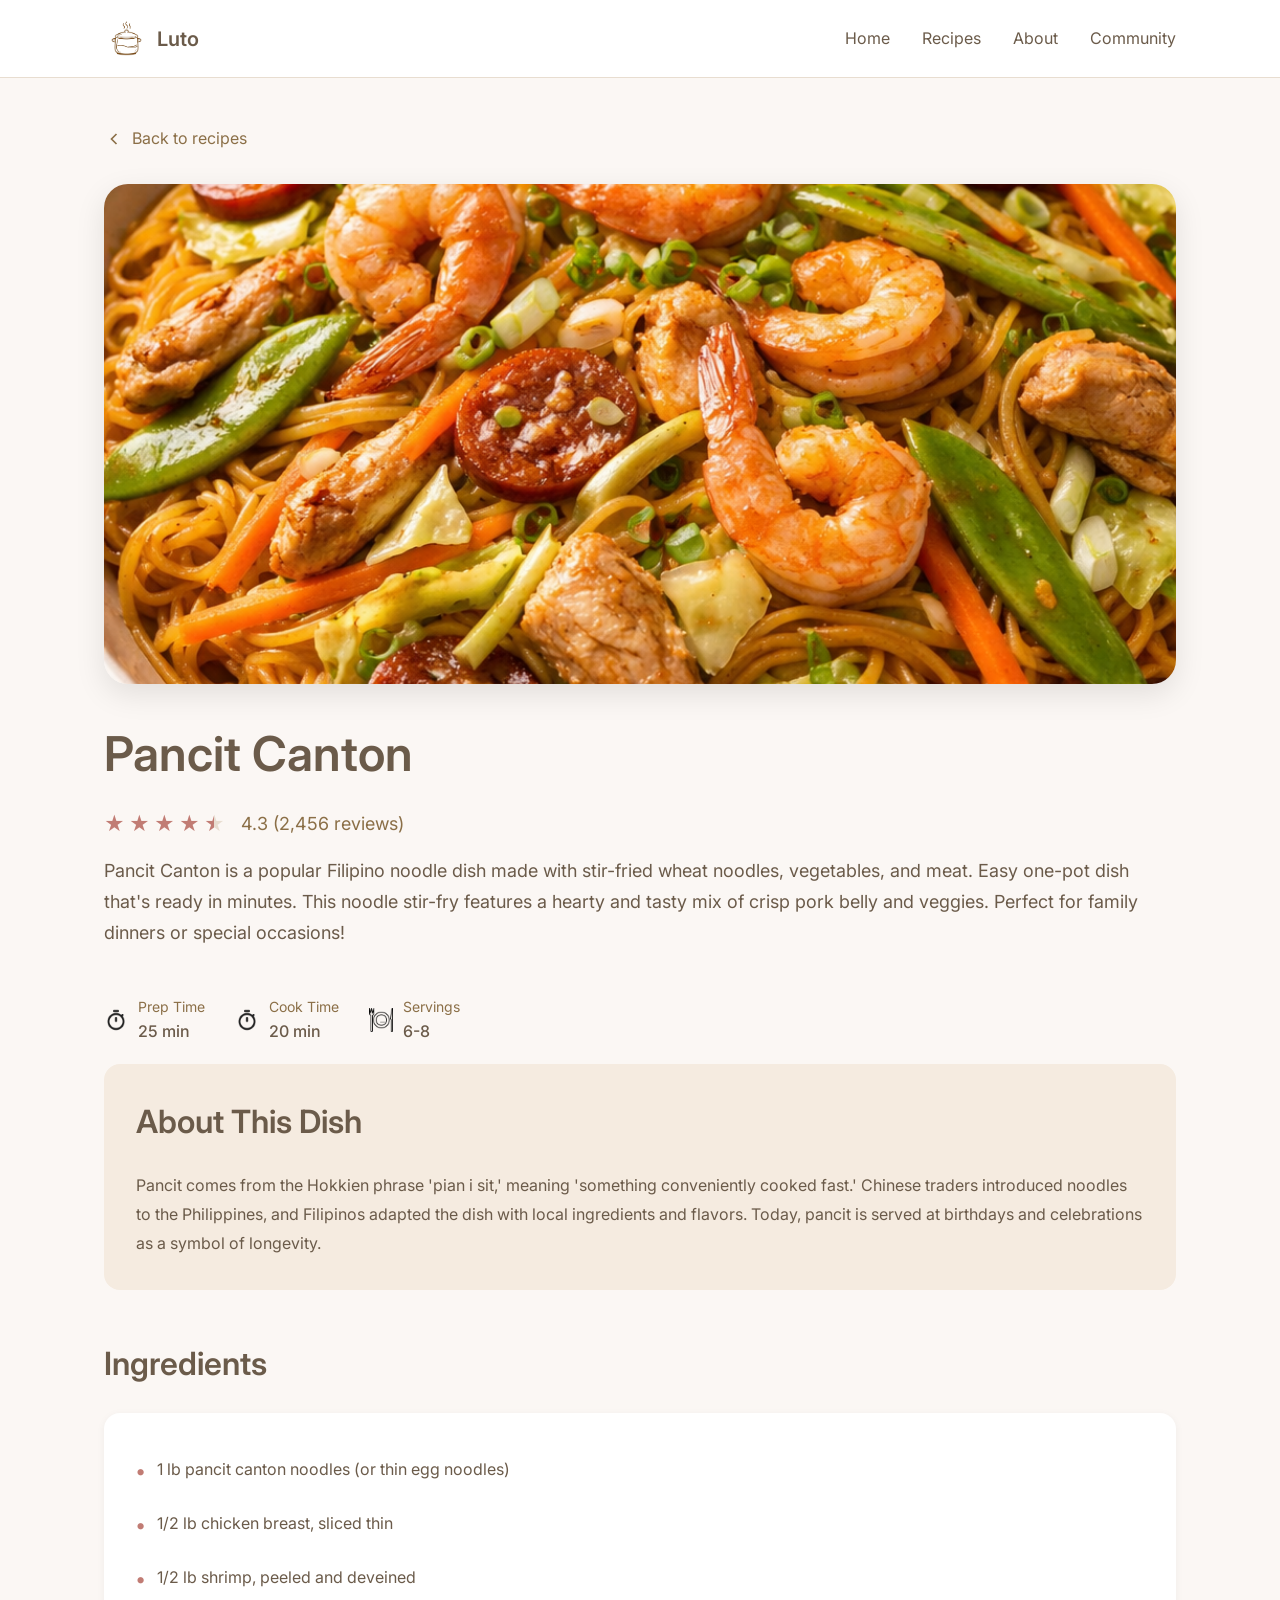
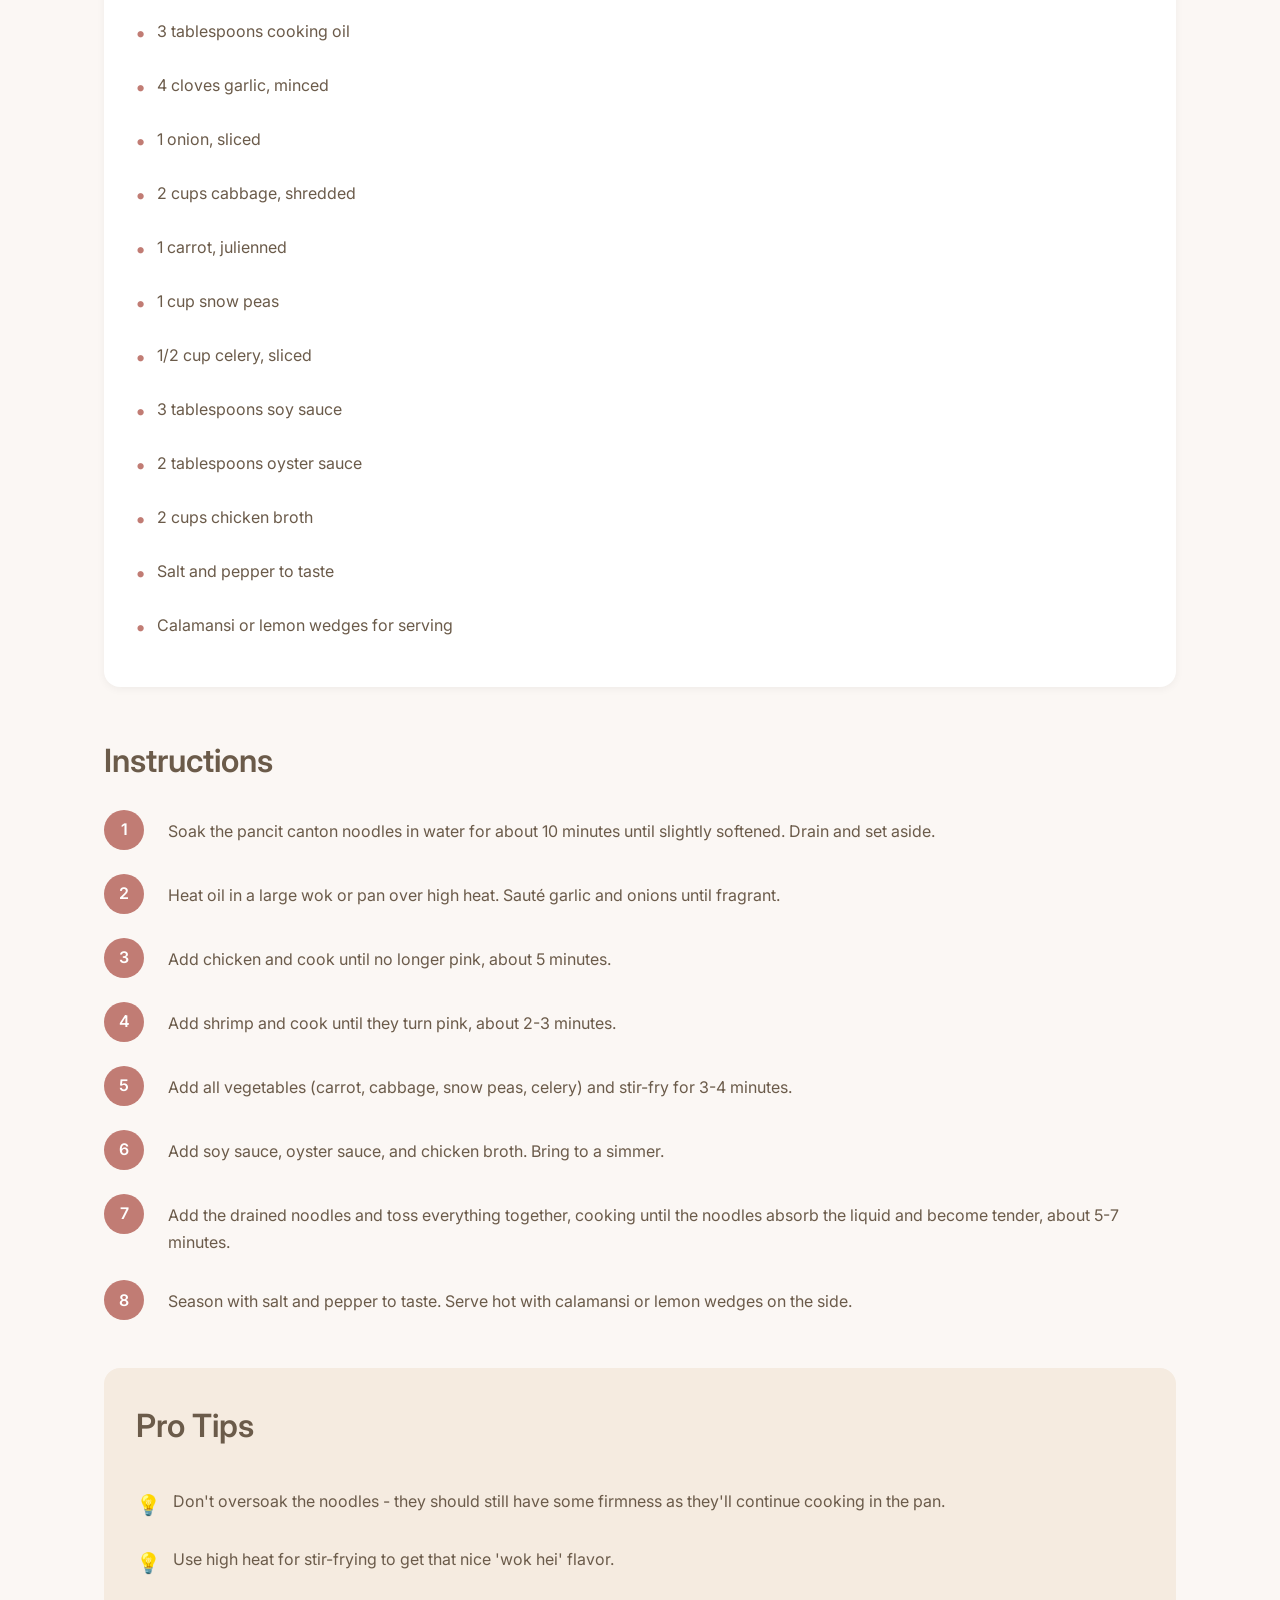
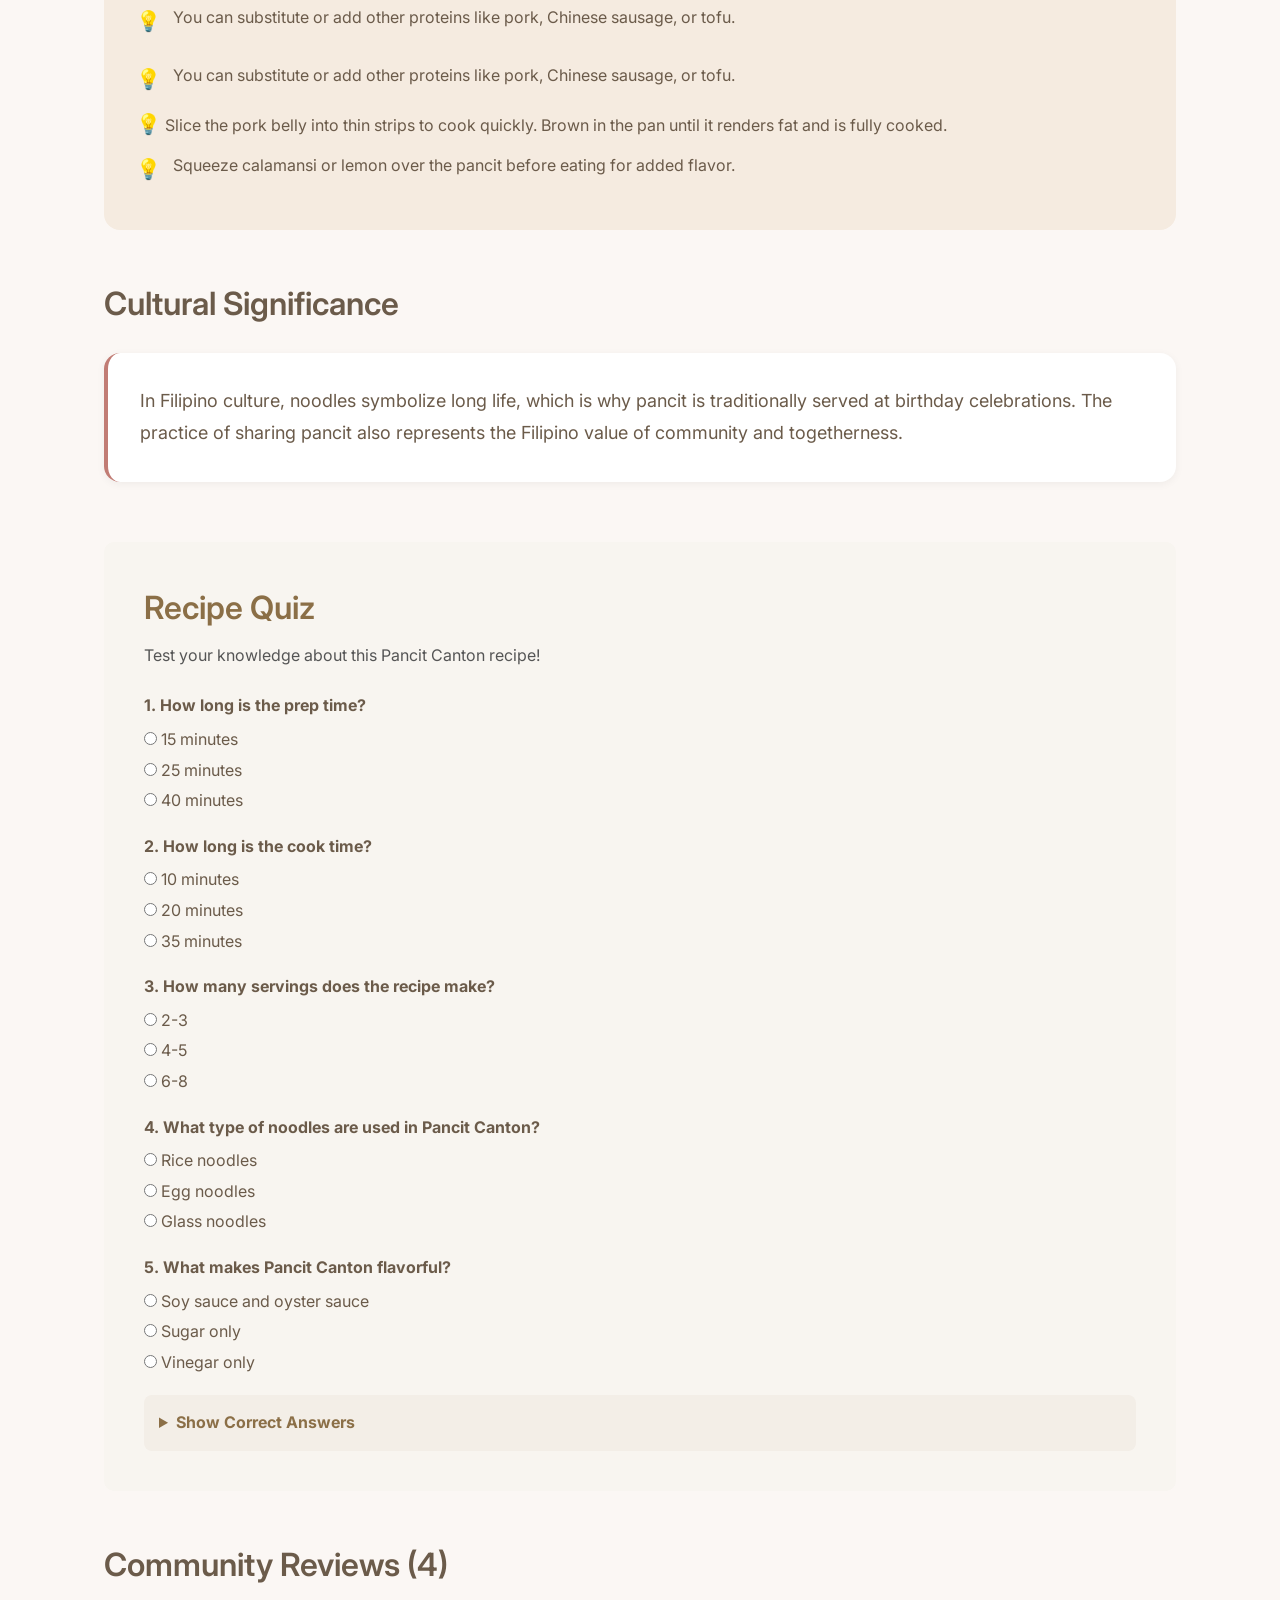
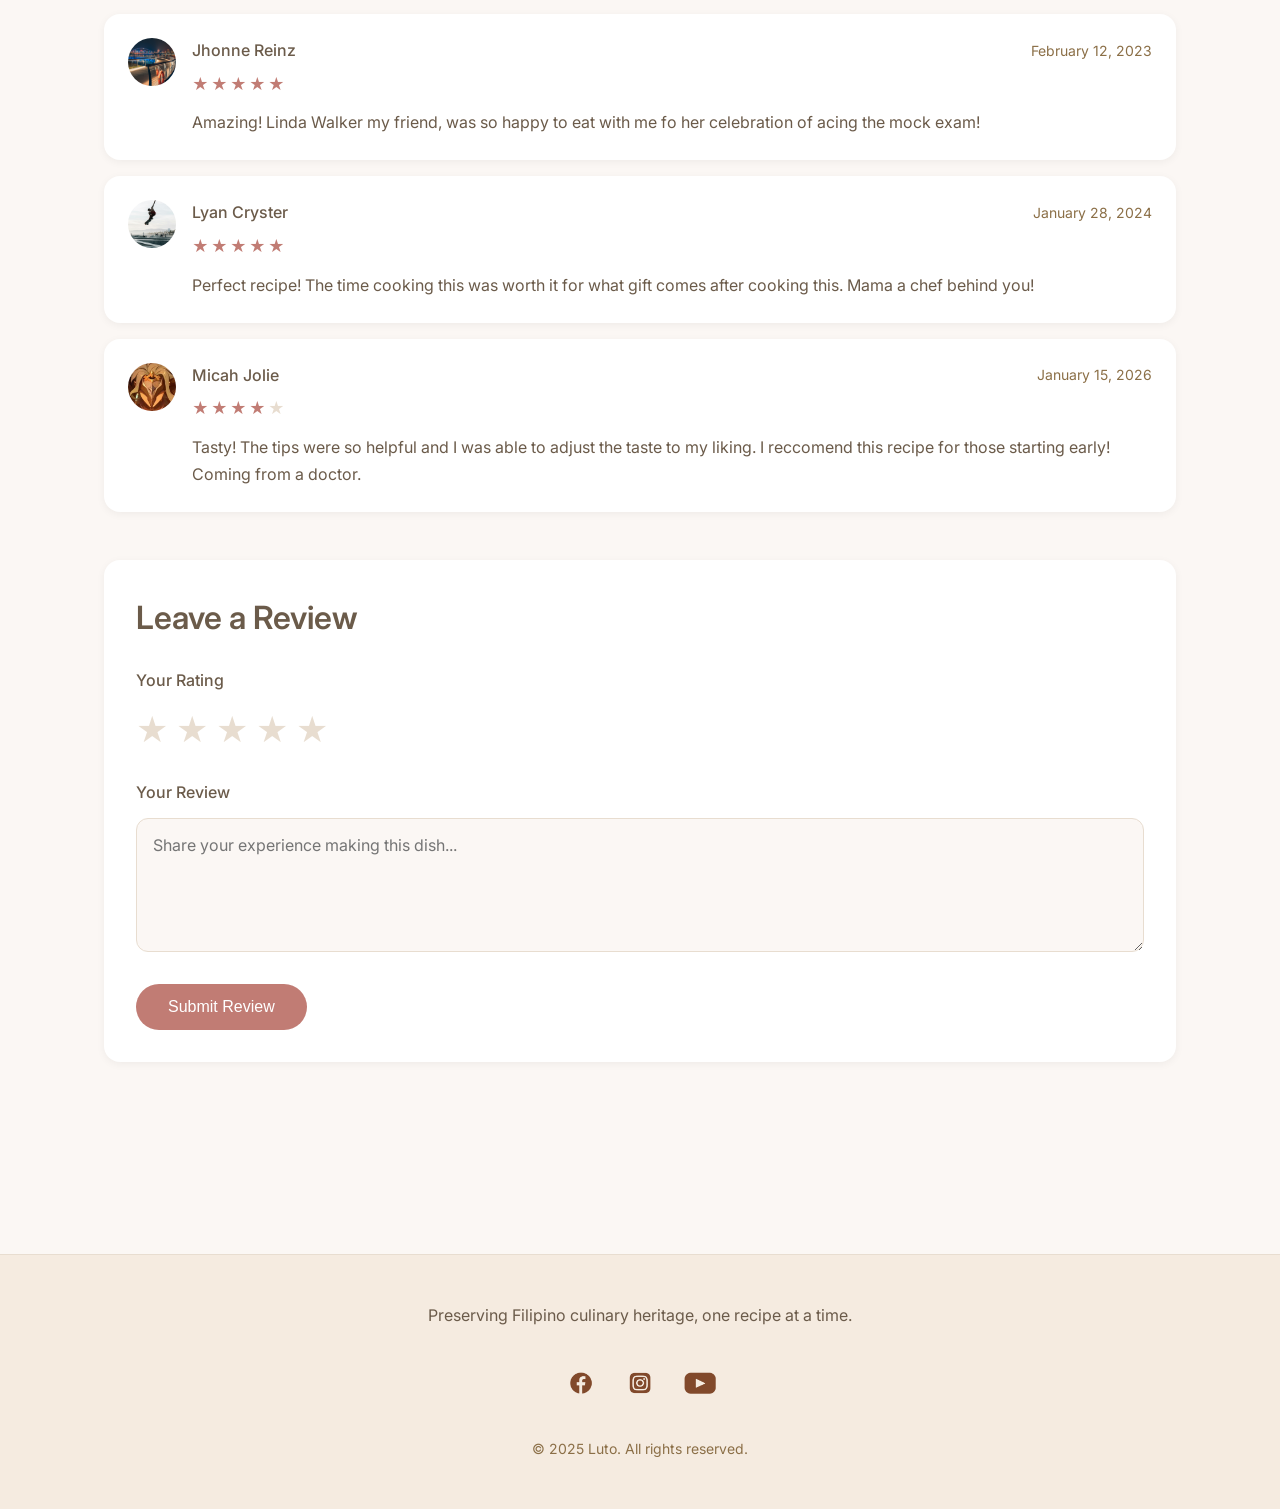
<file: pages/indivpages/pancitcn/pancitcn.html>
<!DOCTYPE html>
<html lang="en">
<head>
    <meta charset="UTF-8">
    <meta name="viewport" content="width=device-width, initial-scale=1.0">
    <title>Pancit Canton Recipe - Filipino Cooking</title>
    <link rel="stylesheet" href="style.css">
    <link rel="icon" type="image/png" href="../../../images/Logo.icon.png" />
    <link rel="preconnect" href="https://fonts.googleapis.com">
    <link rel="preconnect" href="https://fonts.gstatic.com" crossorigin>
    <link href="https://fonts.googleapis.com/css2?family=Inter:wght@400;500;600;700&display=swap" rel="stylesheet">
</head>
<body>
    
    <nav class="navbar">
        <div class="container">
            <div class="nav-content">
              <a href="../../../index.html" class="logo">
                <img src="Icons/Logo.icon.png" alt="Luto Logo" class="logo-img">
                  <span class="logo-text">Luto</span>
              </a>
                
                <div class="nav-links">
                    <a href="../../../index.html">Home</a>
                    <a href="../../recipes/recipes.html">Recipes</a>
                    <a href="../../about/about.html">About</a>
                    <a href="../../community/community.html">Community</a>
                </div>
            </div>
        </div>
    </nav>

    
    <main class="main-content">
        <div class="container">
            
            <a href="/" class="back-link">
                <svg width="20" height="20" viewBox="0 0 24 24" fill="none" stroke="currentColor" stroke-width="2">
                    <polyline points="15 18 9 12 15 6"></polyline>
                </svg>
                Back to recipes
            </a>

            
            <div class="hero-image">
                <img src="PfpImages/pansitCanton.png" 
                     alt="Pancit Canton - Filipino Stir-fried Noodles">
            </div>

            
            <div class="recipe-header">
                <h1>Pancit Canton</h1>
                
                <div class="rating-section">
                    <div class="stars">
                        <span class="star filled">★</span>
                        <span class="star filled">★</span>
                        <span class="star filled">★</span>
                        <span class="star filled">★</span>
                        <span class="star half">★</span>
                    </div>
                    <span class="rating-text">4.3 (2,456 reviews)</span>
                </div>
                
                <p class="description">
                    Pancit Canton is a popular Filipino noodle dish made with stir-fried wheat noodles, 
                    vegetables, and meat. 
                    Easy one-pot dish that's ready in minutes. This noodle stir-fry features a hearty 
                    and tasty mix of crisp pork belly and veggies. 
                    Perfect for family dinners or special occasions!
                </p>
            </div>

            
            <div class="meta-info">
    
              <div class="meta-item">
                <img src="Icons/stopwatch.png" alt="Prep Time" class="meta-icon">
                    <div>
                  <div class="meta-label">Prep Time</div>
                <div class="meta-value">25 min</div>
              </div>
            </div>

    
            <div class="meta-item">
              <img src="Icons/stopwatch.png" alt="Cook Time" class="meta-icon">
              <div>
                <div class="meta-label">Cook Time</div>
                 <div class="meta-value">20 min</div>
              </div>
            </div>

    
            <div class="meta-item">
              <img src="Icons/foodincon.png" alt="Servings" class="meta-icon">
                <div>
                <div class="meta-label">Servings</div>
                  <div class="meta-value">6-8</div>
                </div>
              </div>
            </div>

            
            <section class="history-section">
                <h2>About This Dish</h2>
                <p>
                    Pancit comes from the Hokkien phrase 'pian i sit,' meaning 'something conveniently 
                    cooked fast.' Chinese traders introduced noodles to the Philippines, and Filipinos 
                    adapted the dish with local ingredients and flavors. Today, pancit is served at 
                    birthdays and celebrations as a symbol of longevity.
                </p>
            </section>

            
            <section class="ingredients-section">
                <h2>Ingredients</h2>
                <div class="ingredients-card">
                    <ul class="ingredients-list">
                        <li>1 lb pancit canton noodles (or thin egg noodles)</li>
                        <li>1/2 lb chicken breast, sliced thin</li>
                        <li>1/2 lb shrimp, peeled and deveined</li>
                        <li>3 tablespoons cooking oil</li>
                        <li>4 cloves garlic, minced</li>
                        <li>1 onion, sliced</li>
                        <li>2 cups cabbage, shredded</li>
                        <li>1 carrot, julienned</li>
                        <li>1 cup snow peas</li>
                        <li>1/2 cup celery, sliced</li>
                        <li>3 tablespoons soy sauce</li>
                        <li>2 tablespoons oyster sauce</li>
                        <li>2 cups chicken broth</li>
                        <li>Salt and pepper to taste</li>
                        <li>Calamansi or lemon wedges for serving</li>
                    </ul>
                </div>
            </section>

            
            <section class="instructions-section">
                <h2>Instructions</h2>
                <div class="instructions-list">
                    <div class="instruction-step">
                        <div class="step-number">1</div>
                        <p>Soak the pancit canton noodles in water for about 10 minutes until slightly softened. Drain and set aside.</p>
                    </div>
                    
                    <div class="instruction-step">
                        <div class="step-number">2</div>
                        <p>Heat oil in a large wok or pan over high heat. Sauté garlic and onions until fragrant.</p>
                    </div>
                    
                    <div class="instruction-step">
                        <div class="step-number">3</div>
                        <p>Add chicken and cook until no longer pink, about 5 minutes.</p>
                    </div>
                    
                    <div class="instruction-step">
                        <div class="step-number">4</div>
                        <p>Add shrimp and cook until they turn pink, about 2-3 minutes.</p>
                    </div>
                    
                    <div class="instruction-step">
                        <div class="step-number">5</div>
                        <p>Add all vegetables (carrot, cabbage, snow peas, celery) and stir-fry for 3-4 minutes.</p>
                    </div>
                    
                    <div class="instruction-step">
                        <div class="step-number">6</div>
                        <p>Add soy sauce, oyster sauce, and chicken broth. Bring to a simmer.</p>
                    </div>
                    
                    <div class="instruction-step">
                        <div class="step-number">7</div>
                        <p>Add the drained noodles and toss everything together, cooking until the noodles absorb the liquid and become tender, about 5-7 minutes.</p>
                    </div>
                    
                    <div class="instruction-step">
                        <div class="step-number">8</div>
                        <p>Season with salt and pepper to taste. Serve hot with calamansi or lemon wedges on the side.</p>
                    </div>
                </div>
            </section>

            
            <section class="tips-section">
                <h2>Pro Tips</h2>
                <ul class="tips-list">
                    <li>
                        <span class="tip-icon">💡</span>
                        <span>Don't oversoak the noodles - they should still have some firmness as they'll continue cooking in the pan.</span>
                    </li>
                    <li>
                        <span class="tip-icon">💡</span>
                        <span>Use high heat for stir-frying to get that nice 'wok hei' flavor.</span>
                    </li>
                    <li>
                        <span class="tip-icon">💡</span>
                        <span>You can substitute or add other proteins like pork, Chinese sausage, or tofu.</span>
                    </li>
                    <li>
                        <span class="tip-icon">💡</span>
                        <span>You can substitute or add other proteins like pork, Chinese sausage, or tofu.</span>
                    </li
                    <li>
                        <span class="tip-icon">💡</span>
                        <span>Slice the pork belly into thin strips to cook quickly. Brown in the pan until it renders fat and is fully cooked.</span>
                    </li>
                    <li>
                        <span class="tip-icon">💡</span>
                        <span>Squeeze calamansi or lemon over the pancit before eating for added flavor.</span>
                    </li>
                </ul>
            </section>

            
            <section class="cultural-section">
                <h2>Cultural Significance</h2>
                <div class="cultural-card">
                    <p>
                        In Filipino culture, noodles symbolize long life, which is why pancit is traditionally 
                        served at birthday celebrations. The practice of sharing pancit also represents the 
                        Filipino value of community and togetherness.
                    </p>
                </div>
            </section>

    <section class="quiz-section">
    <h2>Recipe Quiz</h2>
    <p class="quiz-subtitle">Test your knowledge about this Pancit Canton recipe!</p>

    <form>

        <div class="quiz-question">
            <p>1. How long is the prep time?</p>
            <label><input type="radio" name="q1"> 15 minutes</label>
            <label><input type="radio" name="q1"> 25 minutes</label>
            <label><input type="radio" name="q1"> 40 minutes</label>
        </div>

        <div class="quiz-question">
            <p>2. How long is the cook time?</p>
            <label><input type="radio" name="q2"> 10 minutes</label>
            <label><input type="radio" name="q2"> 20 minutes</label>
            <label><input type="radio" name="q2"> 35 minutes</label>
        </div>

        <div class="quiz-question">
            <p>3. How many servings does the recipe make?</p>
            <label><input type="radio" name="q3"> 2-3</label>
            <label><input type="radio" name="q3"> 4-5</label>
            <label><input type="radio" name="q3"> 6-8</label>
        </div>

        <div class="quiz-question">
            <p>4. What type of noodles are used in Pancit Canton?</p>
            <label><input type="radio" name="q4"> Rice noodles</label>
            <label><input type="radio" name="q4"> Egg noodles</label>
            <label><input type="radio" name="q4"> Glass noodles</label>
        </div>

        <div class="quiz-question">
            <p>5. What makes Pancit Canton flavorful?</p>
            <label><input type="radio" name="q5"> Soy sauce and oyster sauce</label>
            <label><input type="radio" name="q5"> Sugar only</label>
            <label><input type="radio" name="q5"> Vinegar only</label>
        </div>

    </form>

    <details class="answer-section">
        <summary>Show Correct Answers</summary>
        <ul>
            <li>1. 25 minutes</li>
            <li>2. 20 minutes</li>
            <li>3. 6-8 servings</li>
            <li>4. Egg noodles</li>
            <li>5. Soy sauce and oyster sauce</li>
        </ul>
    </details>
</section>
            
            <section class="comments-section">
                <h2>Community Reviews (4)</h2>
                
                <div class="comment">
                    <img src="PfpImages/Pfp1-John.jpg" 
                         alt="Jhonne Reinz" class="comment-avatar">
                    <div class="comment-content">
                        <div class="comment-header">
                            <h4>Jhonne Reinz</h4>
                            <span class="comment-date">February 12, 2023</span>
                        </div>
                        <div class="comment-rating">
                            <span class="star filled">★</span>
                            <span class="star filled">★</span>
                            <span class="star filled">★</span>
                            <span class="star filled">★</span>
                            <span class="star filled">★</span>
                        </div>
                        <p>Amazing! Linda Walker my friend, was so happy to eat with me fo her celebration of acing the mock exam!</p>
                    </div>
                </div>

                <div class="comment">
                    <img src="PfpImages/pfp2-lyan.jpg" 
                         alt="Lyan Cryster" class="comment-avatar">
                    <div class="comment-content">
                        <div class="comment-header">
                            <h4>Lyan Cryster</h4>
                            <span class="comment-date">January 28, 2024</span>
                        </div>
                        <div class="comment-rating">
                            <span class="star filled">★</span>
                            <span class="star filled">★</span>
                            <span class="star filled">★</span>
                            <span class="star filled">★</span>
                            <span class="star filled">★</span>
                        </div>
                        <p>Perfect recipe! The time cooking this was worth it for what gift comes after cooking this. Mama a chef behind you!</p>
                    </div>
                </div>

                <div class="comment">
                    <img src="PfpImages/pfp3-Micah.jpg" 
                         alt="Micah Jolie" class="comment-avatar">
                    <div class="comment-content">
                        <div class="comment-header">
                            <h4>Micah Jolie</h4>
                            <span class="comment-date">January 15, 2026</span>
                        </div>
                        <div class="comment-rating">
                            <span class="star filled">★</span>
                            <span class="star filled">★</span>
                            <span class="star filled">★</span>
                            <span class="star filled">★</span>
                            <span class="star">★</span>
                        </div>
                        <p>Tasty! The tips were so helpful and I was able to adjust the taste to my liking. I reccomend this recipe for those starting early! Coming from a doctor.</p>
                    </div>
                </div>
            </section>

            
            <section class="review-form-section">
                <h2>Leave a Review</h2>
                <form class="review-form">
                    <div class="form-group">
                        <label>Your Rating</label>
                        <div class="rating-input">
                            <span class="star-input">★</span>
                            <span class="star-input">★</span>
                            <span class="star-input">★</span>
                            <span class="star-input">★</span>
                            <span class="star-input">★</span>
                        </div>
                    </div>
                    
                    <div class="form-group">
                        <label for="review">Your Review</label>
                        <textarea id="review" rows="5" placeholder="Share your experience making this dish..."></textarea>
                    </div>
                    
                    <button type="submit" class="submit-btn">Submit Review</button>
                </form>
            </section>
        </div>
    </main>

    
    <footer class="footer">
        <div class="container">
            <p class="footer-text">Preserving Filipino culinary heritage, one recipe at a time.</p>
            
            <div class="social-links">
              <a href="https://www.facebook.com/" target="_blank aria-label="Facebook">
                <img src="Icons/fb.png" alt="Facebook" class="social-icon">
              </a>
    
              <a href="https://www.youtube.com/" target="_blank aria-label="Instagram">
                <img src="Icons/insta.png" alt="Instagram" class="social-icon">
              </a>
    
              <a href="https://www.youtube.com/" target="_blank aria-label="YouTube">
                <img src="Icons/yt.png" alt="YouTube" class="social-icon">
              </a>
            </div>
            
            <p class="footer-copyright">© 2025 Luto. All rights reserved.</p>
        </div>
    </footer>
</body>
</html>
</file>
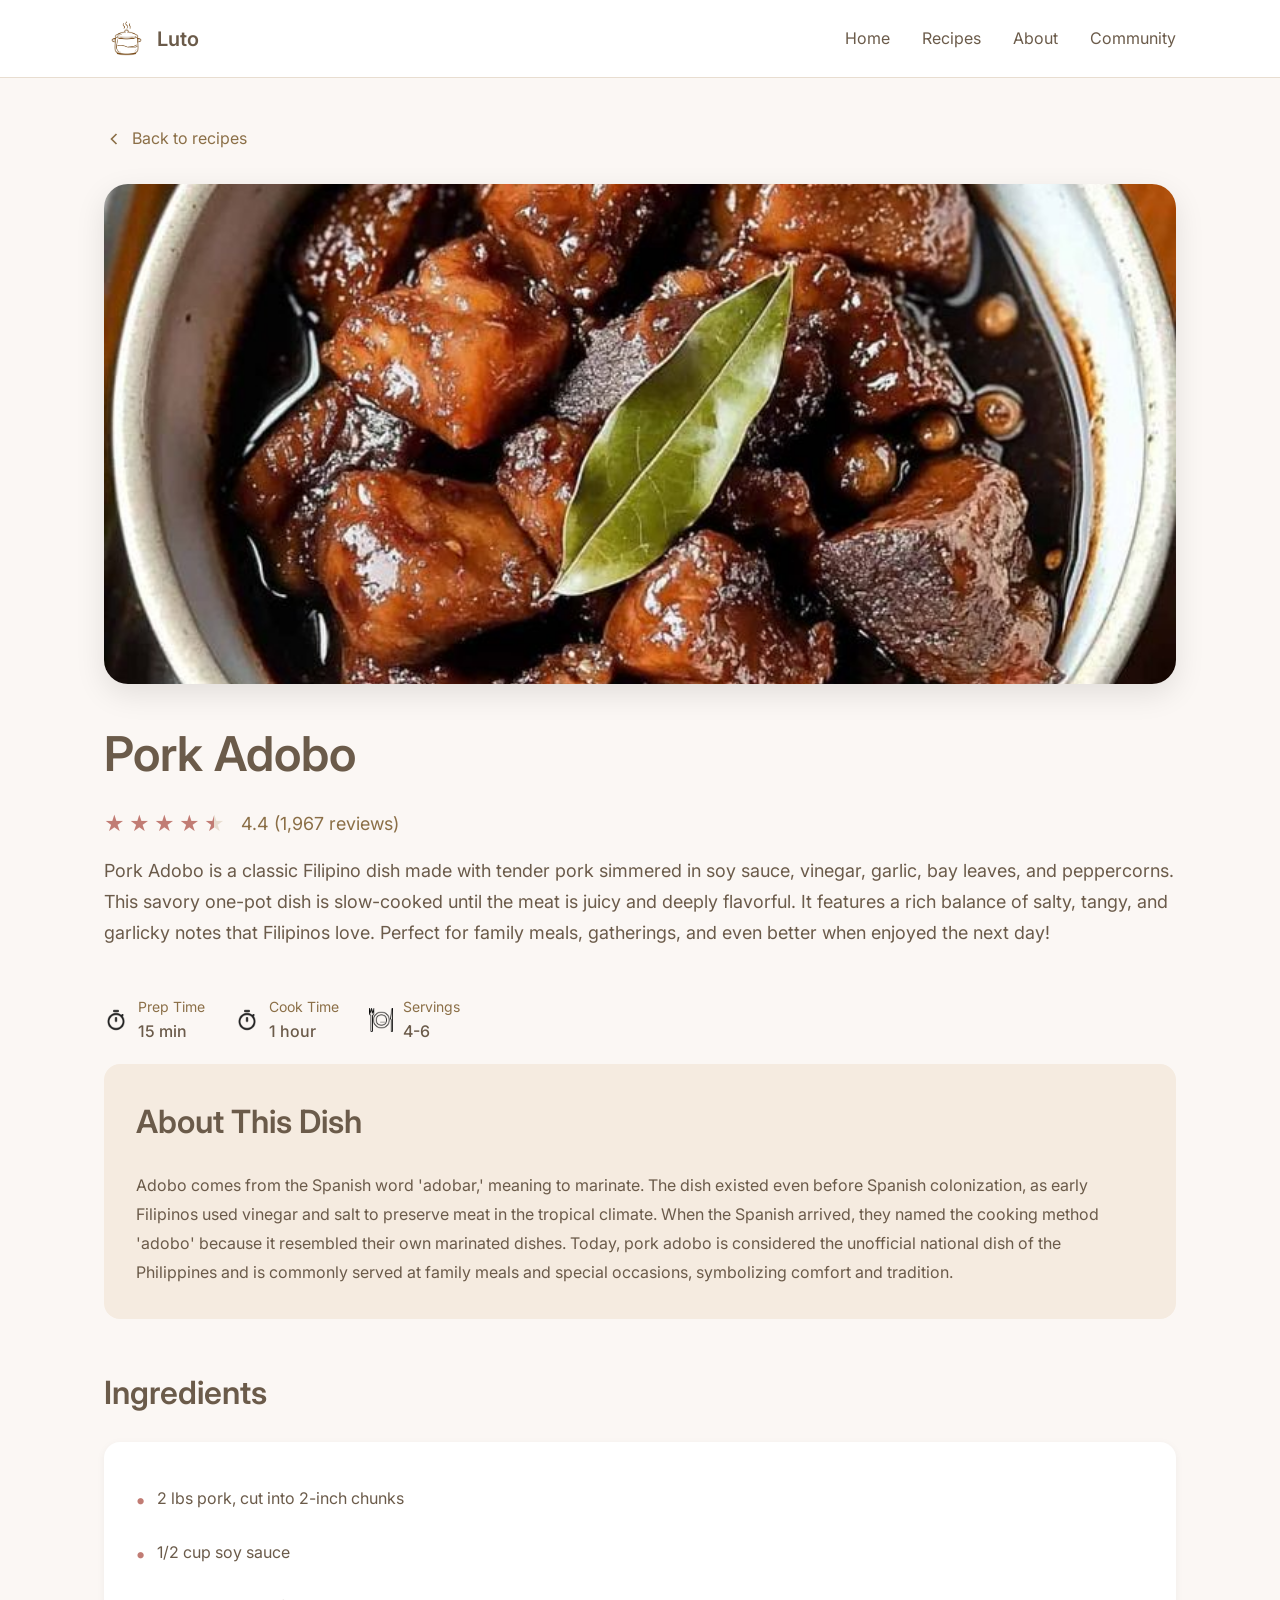
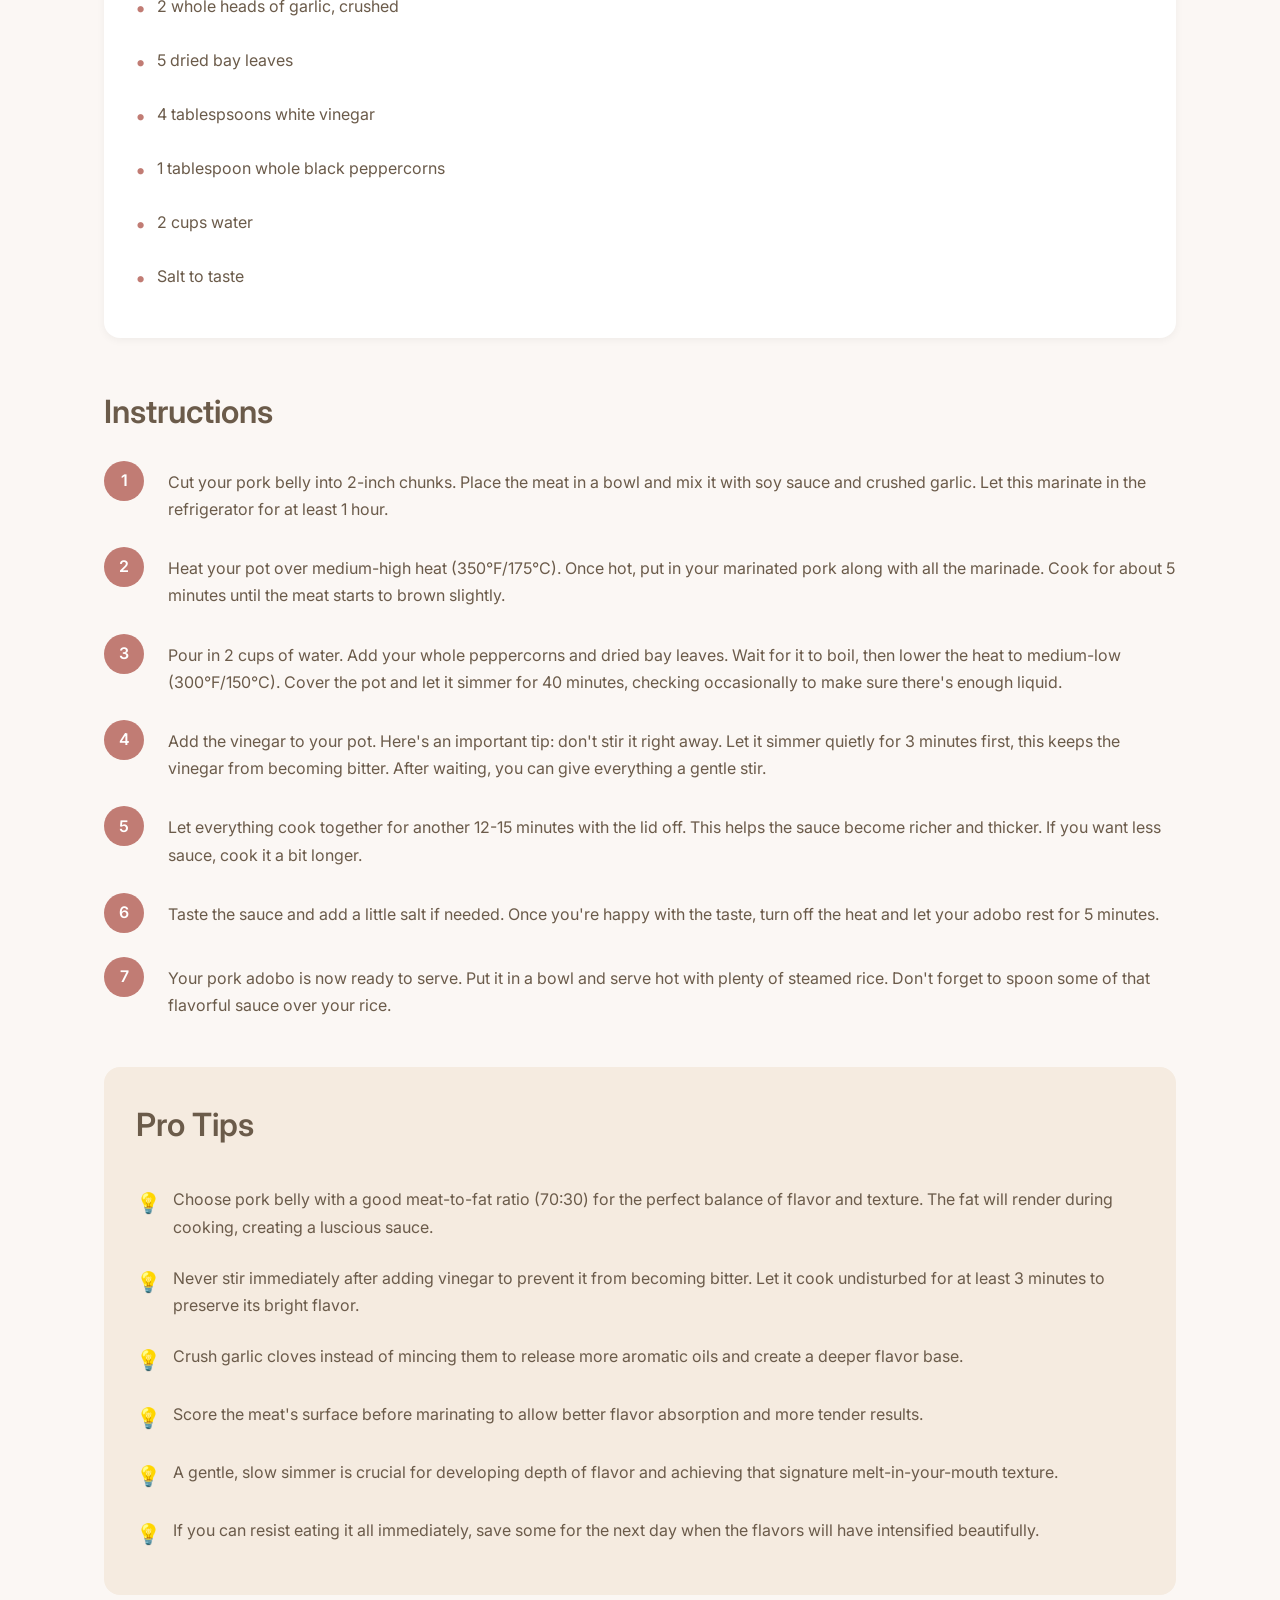
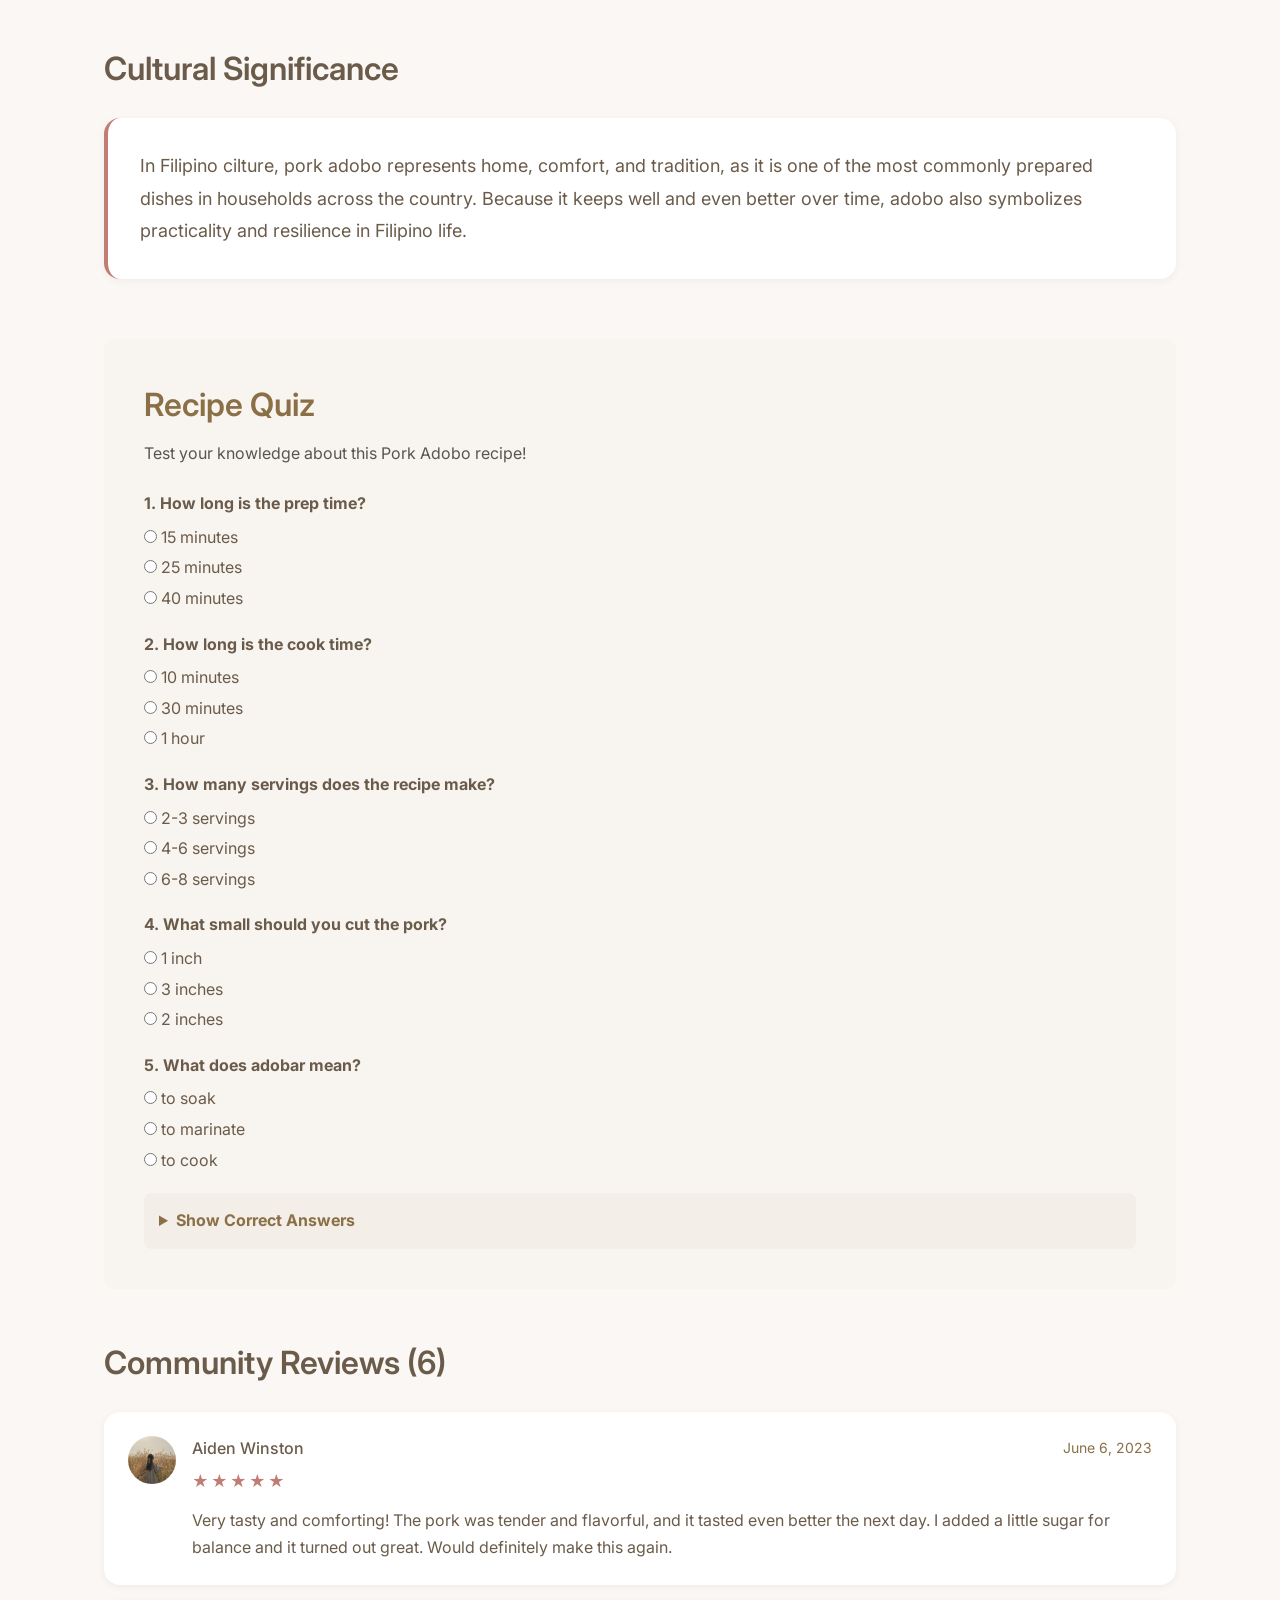
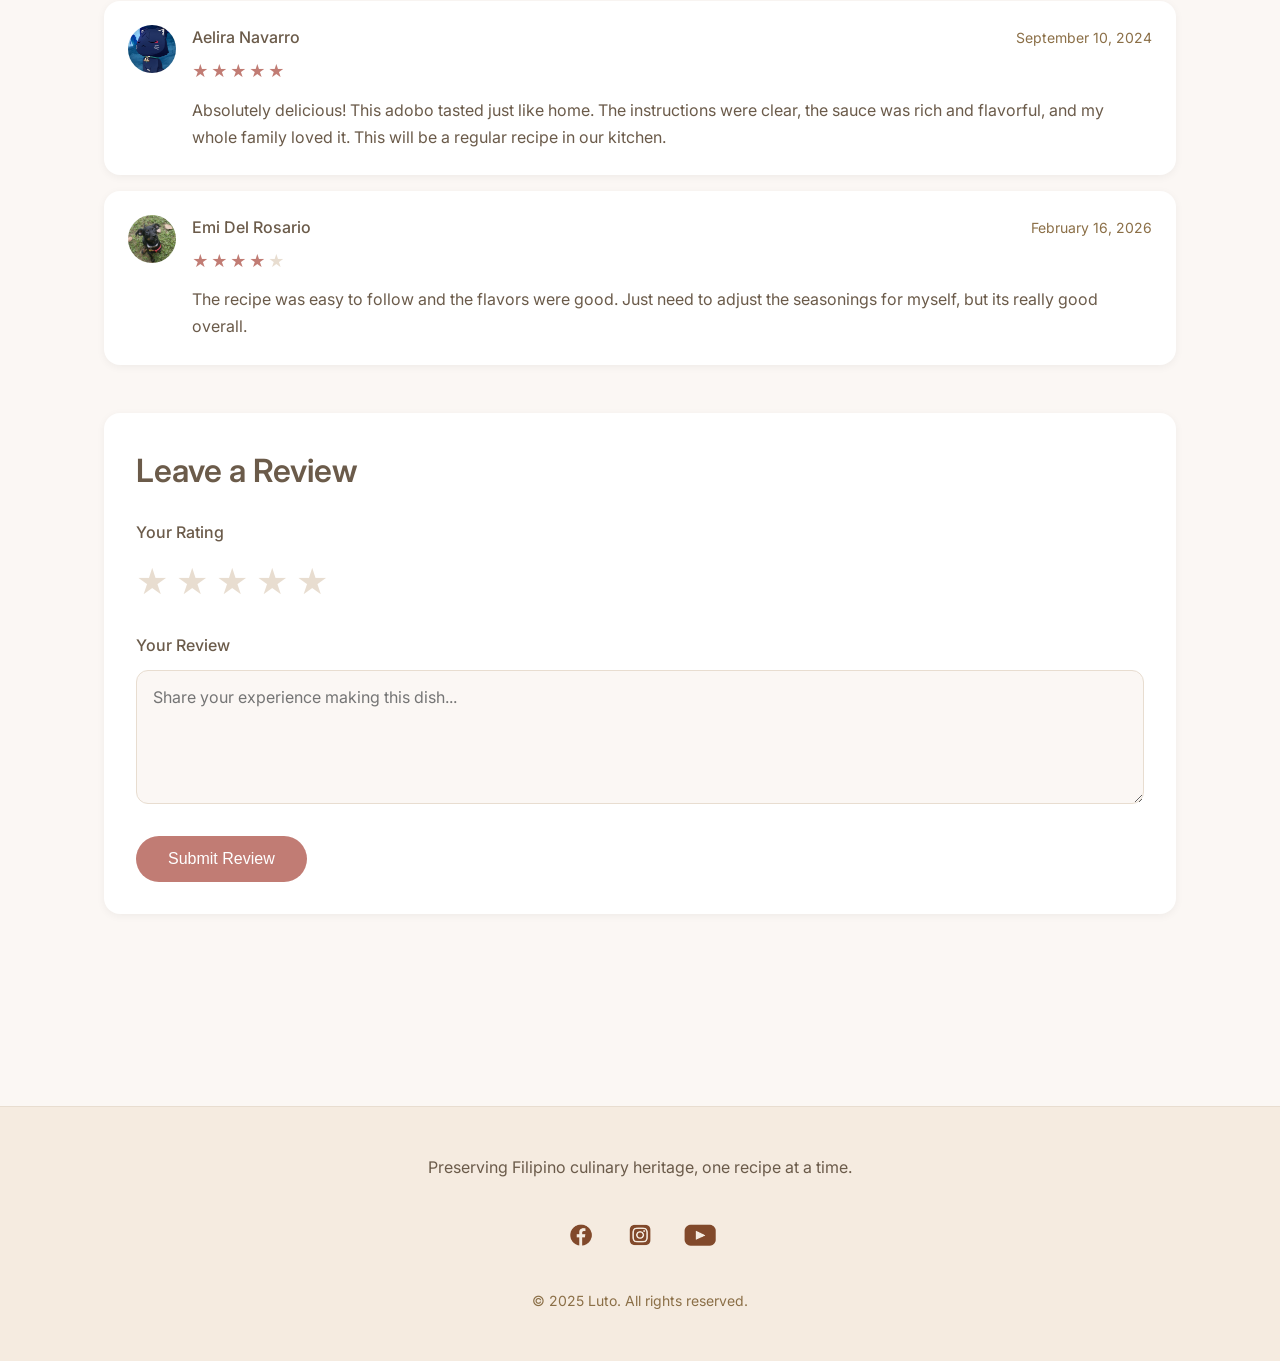
<file: pages/indivpages/porkadb/PorkAdobo.html>
<!DOCTYPE html>
<html lang="en">
    <head>
        <meta charset="UTF-8">
        <meta name="viewport" content="width=device-width, initial-scale=1.0">
        <title>Pork Adobo Recipe - Filipino Cooking</title>
        <link rel="stylesheet" href="adobostyle.css">
    <link rel="preconnect" href="https://fonts.googleapis.com">
    <link rel="preconnect" href="https://fonts.gstatic.com" crossorigin>
    <link href="https://fonts.googleapis.com/css2?family=Inter:wght@400;500;600;700&display=swap" rel="stylesheet">
    </head>

    <body>
        <nav class="navbar">
            <div class="container">
                <div class="nav-content">
                    <a href="../../../index.html" class="logo">
                        <img src="Icons/Logo.icon.png" alt="Luto Logo" class="logo-img">
                        <span class="logo-text">Luto</span>
                    </a>
                
                    <div class="nav-links">
                        <a href="../../../index.html">Home</a>
                        <a href="../../recipes/recipes.html">Recipes</a>
                        <a href="../../about/about.html">About</a>
                        <a href="../../community/community.html">Community</a>
                    </div>
                </div>
            </div>
        </nav>

        <main class="main-content">
            <div class="container">
            
                <a href="/" class="back-link">
                    <svg width="20" height="20" viewBox="0 0 24 24" fill="none" stroke="currentColor" stroke-width="2">
                        <polyline points="15 18 9 12 15 6"></polyline>
                    </svg>
                    Back to recipes
                </a>

            
                <div class="hero-image">
                    <img src="PfpImages/PorkAdobo.jpg" 
                        alt="Pork Adobo - Filipino Adobong Baboy">
                </div>

                <div class="recipe-header">
                    <h1>Pork Adobo</h1>
                
                    <div class="rating-section">
                        <div class="stars">
                            <span class="star filled">★</span>
                            <span class="star filled">★</span>
                            <span class="star filled">★</span>
                            <span class="star filled">★</span>
                            <span class="star half">★</span>
                        </div>
                        <span class="rating-text">4.4 (1,967 reviews)</span>
                    </div>
                
                    <p class="description">
                        Pork Adobo is a classic Filipino dish made with tender pork simmered in soy sauce,
                        vinegar, garlic, bay leaves, and peppercorns.
                        This savory one-pot dish is slow-cooked until the meat is juicy and deeply flavorful.
                        It features a rich balance of salty, tangy, and garlicky notes that Filipinos love.
                        Perfect for family meals, gatherings, and even better when enjoyed the next day!  
                    </p>
                </div>

                <div class="meta-info">
                    <div class="meta-item">
                        <img src="Icons/stopwatch.png" alt="Prep Time" class="meta-icon">
                        <div>
                            <div class="meta-label">Prep Time</div>
                            <div class="meta-value">15 min</div>
                        </div>
                    </div>

                    <div class="meta-item">
                        <img src="Icons/stopwatch.png" alt="Cook Time" class="meta-icon">
                        <div>
                            <div class="meta-label">Cook Time</div>
                            <div class="meta-value">1 hour</div>
                        </div>
                    </div>

                    <div class="meta-item">
                        <img src="Icons/foodincon.png" alt="Servings" class="meta-icon">
                        <div>
                            <div class="meta-label">Servings</div>
                            <div class="meta-value">4-6</div>
                        </div>
                    </div>
                </div>

                <section class="history-section">
                    <h2>About This Dish</h2>
                    <p>
                        Adobo comes from the Spanish word 'adobar,' meaning to marinate.
                        The dish existed even before Spanish colonization, as early Filipinos used vinegar
                        and salt to preserve meat in the tropical climate. When the Spanish arrived, they
                        named the cooking method 'adobo' because it resembled their own marinated dishes.
                        Today, pork adobo is considered the unofficial national dish of the Philippines and
                        is commonly served at family meals and special occasions, symbolizing comfort and
                        tradition.
                    </p>
                </section>

                <section class="ingredients-section">
                    <h2>Ingredients</h2>
                    <div class="ingredients-card">
                        <ul class="ingredients-list">
                            <li>2 lbs pork, cut into 2-inch chunks</li>
                            <li>1/2 cup soy sauce</li>
                            <li>2 whole heads of garlic, crushed</li>
                            <li>5 dried bay leaves</li>
                            <li>4 tablespsoons white vinegar</li>
                            <li>1 tablespoon whole black peppercorns</li>
                            <li>2 cups water</li>
                            <li>Salt to taste</li>
                        </ul>
                    </div>
                </section>

                <section class="instructions-section">
                    <h2>Instructions</h2>
                    <div class="instructions-list">
                        <div class="instruction-step">
                            <div class="step-number">1</div>
                            <p>Cut your pork belly into 2-inch chunks. Place the meat in a bowl and mix it with soy sauce and crushed garlic. Let this marinate in the refrigerator for at least 1 hour.</p>
                        </div>
                    
                        <div class="instruction-step">
                            <div class="step-number">2</div>
                            <p>Heat your pot over medium-high heat (350°F/175°C). Once hot, put in your marinated pork along with all the marinade. Cook for about 5 minutes until the meat starts to brown slightly.</p>
                        </div>
                    
                        <div class="instruction-step">
                            <div class="step-number">3</div>
                            <p>Pour in 2 cups of water. Add your whole peppercorns and dried bay leaves. Wait for it to boil, then lower the heat to medium-low (300°F/150°C). Cover the pot and let it simmer for 40 minutes, checking occasionally to make sure there's enough liquid.</p>
                        </div>
                    
                        <div class="instruction-step">
                            <div class="step-number">4</div>
                            <p>Add the vinegar to your pot. Here's an important tip: don't stir it right away. Let it simmer quietly for 3 minutes first, this keeps the vinegar from becoming bitter. After waiting, you can give everything a gentle stir.</p>
                        </div>
                    
                        <div class="instruction-step">
                            <div class="step-number">5</div>
                            <p>Let everything cook together for another 12-15 minutes with the lid off. This helps the sauce become richer and thicker. If you want less sauce, cook it a bit longer.</p>
                        </div>
                    
                        <div class="instruction-step">
                            <div class="step-number">6</div>
                            <p>Taste the sauce and add a little salt if needed. Once you're happy with the taste, turn off the heat and let your adobo rest for 5 minutes.</p>
                        </div>
                    
                        <div class="instruction-step">
                            <div class="step-number">7</div>
                            <p>Your pork adobo is now ready to serve. Put it in a bowl and serve hot with plenty of steamed rice. Don't forget to spoon some of that flavorful sauce over your rice.</p>
                        </div>
                    </div>
                </section>

                <section class="tips-section">
                    <h2>Pro Tips</h2>
                    <ul class="tips-list">
                        <li>
                            <span class="tip-icon">💡</span>
                            <span>Choose pork belly with a good meat-to-fat ratio (70:30) for the perfect balance of flavor and texture. The fat will render during cooking, creating a luscious sauce.</span>
                        </li>
                        <li>
                            <span class="tip-icon">💡</span>
                            <span>Never stir immediately after adding vinegar to prevent it from becoming bitter. Let it cook undisturbed for at least 3 minutes to preserve its bright flavor.</span>
                        </li>
                        <li>
                            <span class="tip-icon">💡</span>
                            <span>Crush garlic cloves instead of mincing them to release more aromatic oils and create a deeper flavor base.</span>
                        </li>
                        <li>
                            <span class="tip-icon">💡</span>
                            <span>Score the meat's surface before marinating to allow better flavor absorption and more tender results.</span>
                        </li>
                        <li>
                            <span class="tip-icon">💡</span>
                            <span>A gentle, slow simmer is crucial for developing depth of flavor and achieving that signature melt-in-your-mouth texture.</span>
                        </li>
                        <li>
                            <span class="tip-icon">💡</span>
                            <span>If you can resist eating it all immediately, save some for the next day when the flavors will have intensified beautifully.</span>
                        </li>
                    </ul>
                </section>

                <section class="cultural-section">
                    <h2>Cultural Significance</h2>
                    <div class="cultural-card">
                        <p>
                            In Filipino cilture, pork adobo represents home, comfort, and tradition, as it is one
                            of the most commonly prepared dishes in households across the country. Because it keeps
                            well and even better over time, adobo also symbolizes practicality and resilience in 
                            Filipino life.
                        </p>
                    </div>
                </section>

                <section class="quiz-section">
                    <h2>Recipe Quiz</h2>
                    <p class="quiz-subtitle">Test your knowledge about this Pork Adobo recipe!</p>

                    <form>
                        <div class="quiz-question">
                            <p>1. How long is the prep time?</p>
                            <label><input type="radio" name="q1"> 15 minutes</label>
                            <label><input type="radio" name="q1"> 25 minutes</label>
                            <label><input type="radio" name="q1"> 40 minutes</label>
                        </div>

                        <div class="quiz-question">
                            <p>2. How long is the cook time?</p>
                            <label><input type="radio" name="q2"> 10 minutes</label>
                            <label><input type="radio" name="q2"> 30 minutes</label>
                            <label><input type="radio" name="q2"> 1 hour</label>
                        </div>

                        <div class="quiz-question">
                            <p>3. How many servings does the recipe make?</p>
                            <label><input type="radio" name="q3"> 2-3 servings</label>
                            <label><input type="radio" name="q3"> 4-6 servings</label>
                            <label><input type="radio" name="q3"> 6-8 servings</label>
                        </div>

                        <div class="quiz-question">
                            <p>4. What small should you cut the pork?</p>
                            <label><input type="radio" name="q4"> 1 inch</label>
                            <label><input type="radio" name="q4"> 3 inches</label>
                            <label><input type="radio" name="q4"> 2 inches</label>
                        </div>

                        <div class="quiz-question">
                            <p>5. What does adobar mean?</p>
                            <label><input type="radio" name="q5"> to soak</label>
                            <label><input type="radio" name="q5"> to marinate</label>
                            <label><input type="radio" name="q5"> to cook</label>
                        </div>

                    </form>

                    <details class="answer-section">
                        <summary>Show Correct Answers</summary>
                        <ul>
                            <li>1. 15 minutes</li>
                            <li>2. 1 hour</li>
                            <li>3. 4-6 servings</li>
                            <li>4. 2 inches</li>
                            <li>5. to marinate</li>
                        </ul>
                    </details>
                </section>

                <section class="comments-section">
                    <h2>Community Reviews (6)</h2>
                
                    <div class="comment">
                        <img src="PfpImages/pfp1-Aiden.jpg" 
                            alt="Aiden Winston" class="comment-avatar">
                        <div class="comment-content">
                            <div class="comment-header">
                                <h4>Aiden Winston</h4>
                                <span class="comment-date">June 6, 2023</span>
                            </div>
                            <div class="comment-rating">
                                <span class="star filled">★</span>
                                <span class="star filled">★</span>
                                <span class="star filled">★</span>
                                <span class="star filled">★</span>
                                <span class="star filled">★</span>
                            </div>
                            <p>Very tasty and comforting! The pork was tender and flavorful, and it tasted even better the next day. I added a little sugar for balance and it turned out great. Would definitely make this again.</p>
                        </div>
                    </div>

                    <div class="comment">
                        <img src="PfpImages/pfp2-Aelira.jpg" 
                            alt="Aelira Navarro" class="comment-avatar">
                        <div class="comment-content">
                            <div class="comment-header">
                                <h4>Aelira Navarro</h4>
                                <span class="comment-date">September 10, 2024</span>
                            </div>
                            <div class="comment-rating">
                                <span class="star filled">★</span>
                                <span class="star filled">★</span>
                                <span class="star filled">★</span>
                                <span class="star filled">★</span>
                                <span class="star filled">★</span>
                            </div>
                            <p>Absolutely delicious! This adobo tasted just like home. The instructions were clear, the sauce was rich and flavorful, and my whole family loved it. This will be a regular recipe in our kitchen.</p>
                        </div>
                    </div>

                    <div class="comment">
                        <img src="PfpImages/pfp3-Emi.jpg" 
                            alt="Emi Del Rosario" class="comment-avatar">
                        <div class="comment-content">
                            <div class="comment-header">
                                <h4>Emi Del Rosario</h4>
                                <span class="comment-date">February 16, 2026</span>
                            </div>
                            <div class="comment-rating">
                                <span class="star filled">★</span>
                                <span class="star filled">★</span>
                                <span class="star filled">★</span>
                                <span class="star filled">★</span>
                                <span class="star">★</span>
                            </div>
                            <p>The recipe was easy to follow and the flavors were good. Just need to adjust the seasonings for myself, but its really good overall.</p>
                        </div>
                    </div>
                </section>

                <section class="review-form-section">
                    <h2>Leave a Review</h2>
                    <form class="review-form">
                        <div class="form-group">
                            <label>Your Rating</label>
                            <div class="rating-input">
                                <span class="star-input">★</span>
                                <span class="star-input">★</span>
                                <span class="star-input">★</span>
                                <span class="star-input">★</span>
                                <span class="star-input">★</span>
                            </div>
                        </div>
                    
                        <div class="form-group">
                            <label for="review">Your Review</label>
                            <textarea id="review" rows="5" placeholder="Share your experience making this dish..."></textarea>
                        </div>
                    
                        <button type="submit" class="submit-btn">Submit Review</button>
                    </form>
                </section>
            </div>
        </main>

        <footer class="footer">
            <div class="container">
                <p class="footer-text">Preserving Filipino culinary heritage, one recipe at a time.</p>
                <div class="social-links">
                    <a href="https://www.facebook.com/" target="_blank aria-label="Facebook">
                        <img src="Icons/fb.png" alt="Facebook" class="social-icon">
                    </a>
                    <a href="https://www.youtube.com/" target="_blank aria-label="Instagram">
                        <img src="Icons/insta.png" alt="Instagram" class="social-icon">
                    </a>
                    <a href="https://www.youtube.com/" target="_blank aria-label="YouTube">
                        <img src="Icons/yt.png" alt="YouTube" class="social-icon">
                    </a>
                </div>

                <p class="footer-copyright">© 2025 Luto. All rights reserved.</p>

            </div>
        </footer>
    </body>
</html>
</file>
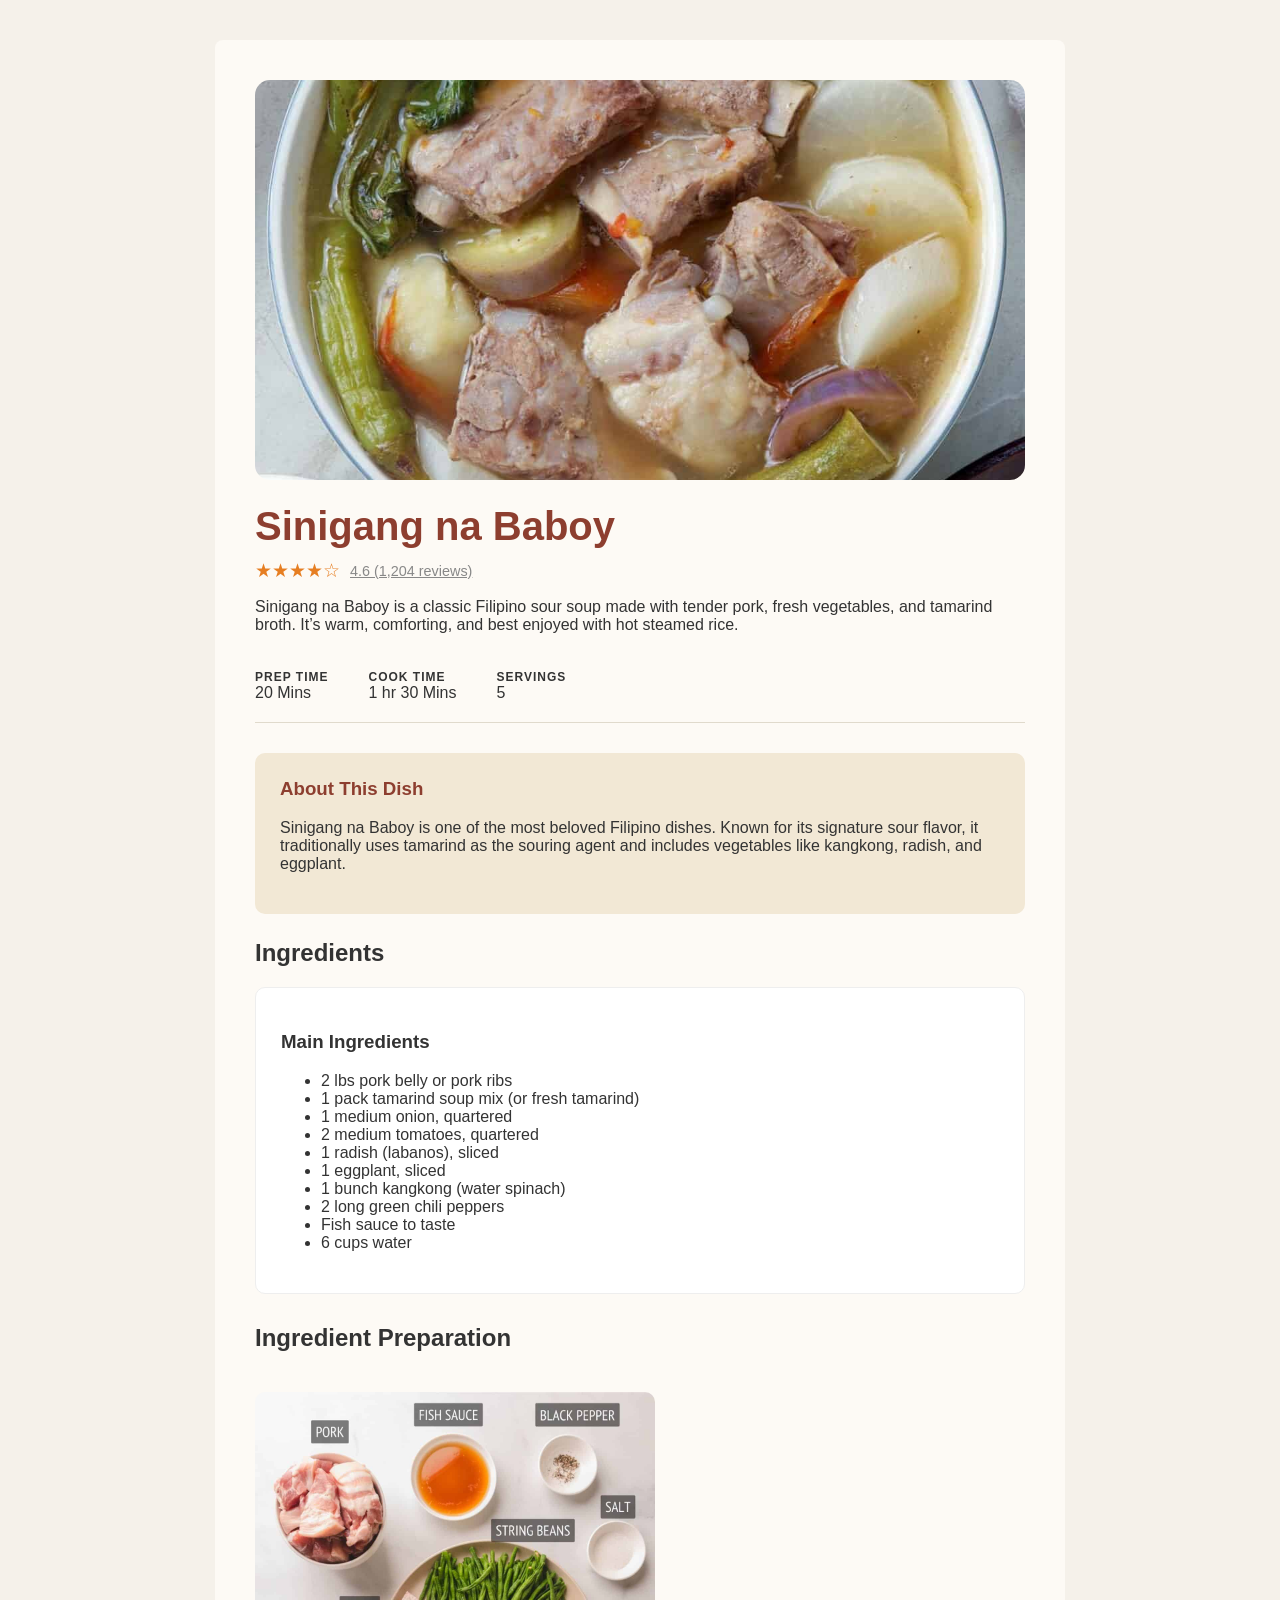
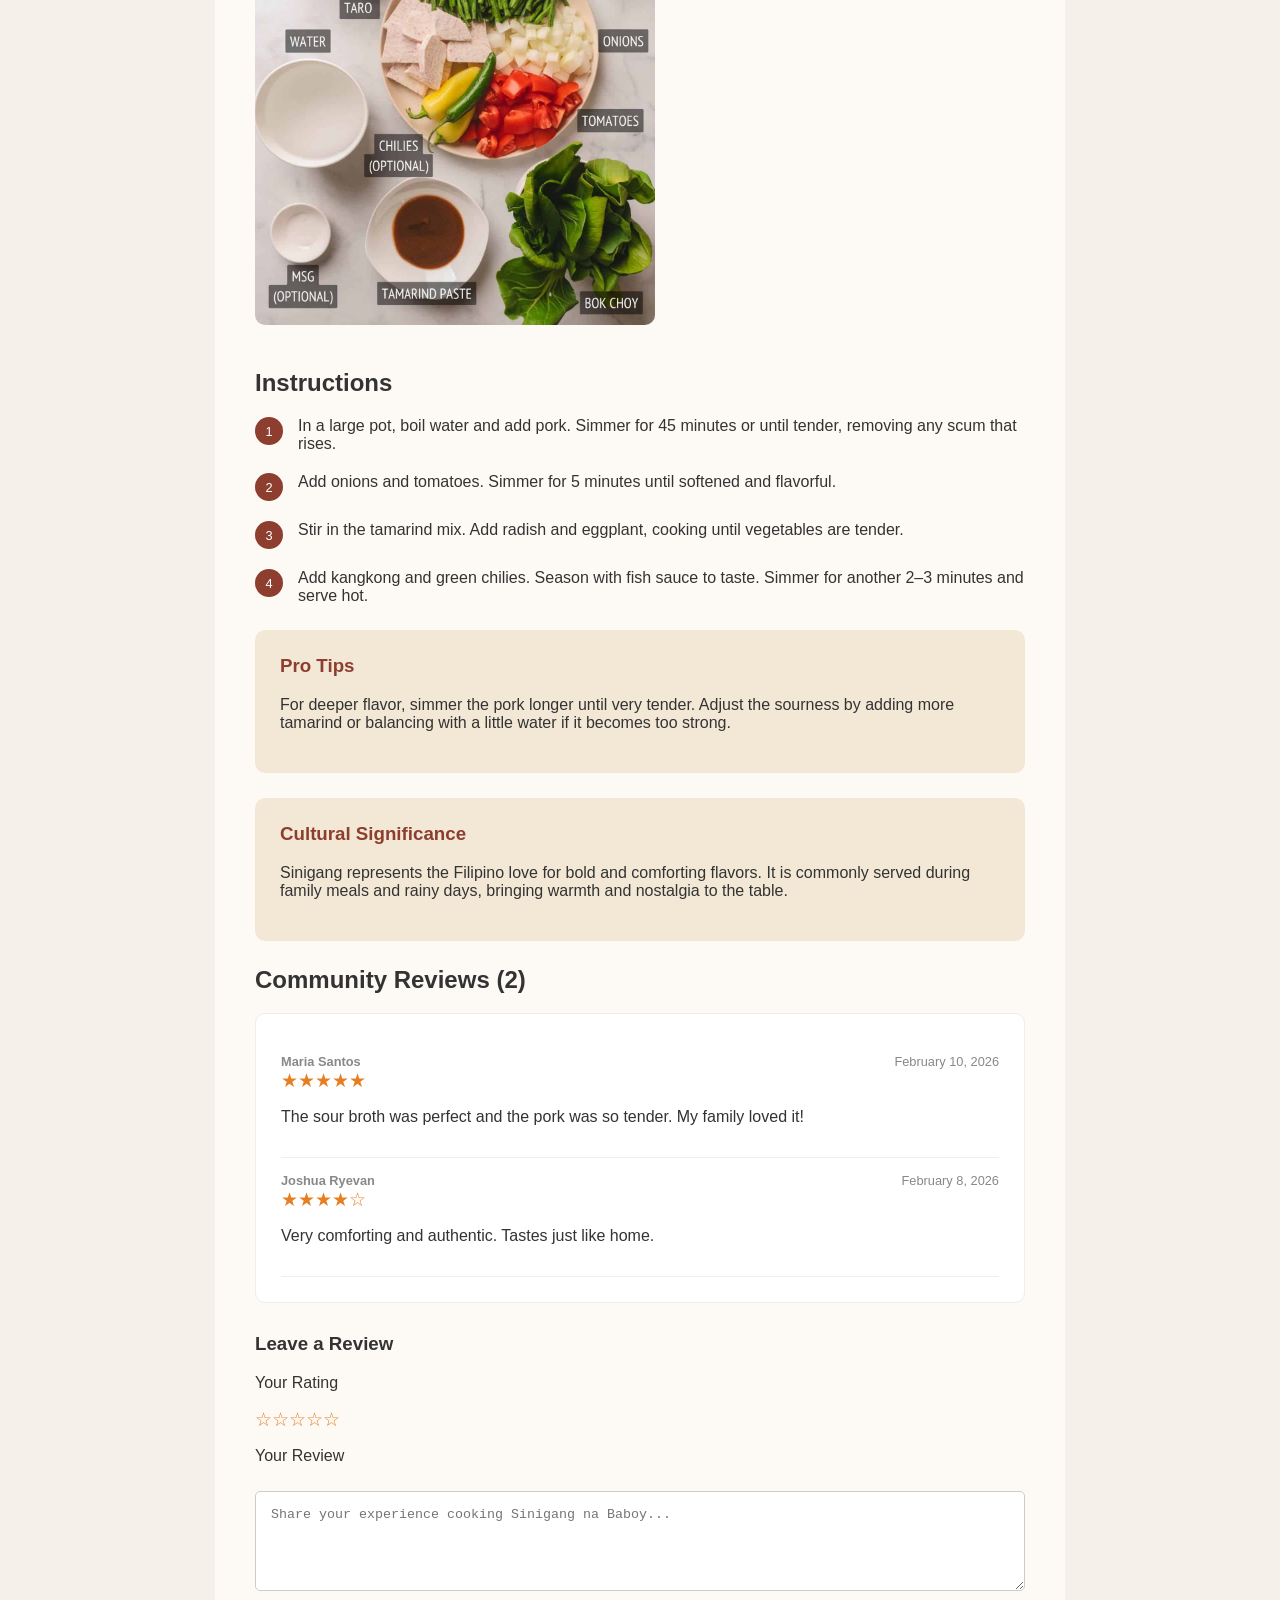
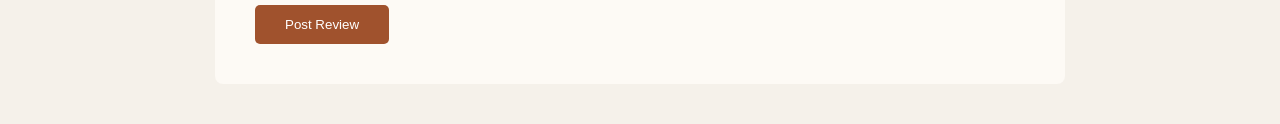
<file: pages/indivpages/sinigang/sinigang.html>
<!DOCTYPE html>
<html lang="en">
<head>
    <meta charset="UTF-8">
    <meta name="viewport" content="width=device-width, initial-scale=1.0">
    <title>Sinigang na Baboy - Filipino Cooking</title>
    <style>
        body {
            background-color: #f5f1ea;
            font-family: 'Arial', sans-serif;
            color: #333;
            margin: 0;
            padding: 40px 20px;
            display: flex;
            justify-content: center;
        }

        .recipe-container {
            width: 100%;
            max-width: 850px;
            background-color: #fdfaf5;
            padding: 40px;
            border-radius: 8px;
            box-sizing: border-box;
        }

        .hero-image {
            width: 100%;
            height: 400px;
            object-fit: cover;
            border-radius: 15px;
            margin-bottom: 20px;
        }

        h1 { color: #8d3e2f; font-size: 2.5rem; margin: 0; }
        
        .rating-row { display: flex; align-items: center; gap: 10px; margin: 10px 0; }
        .stars { color: #e67e22; font-size: 1.2rem; }
        .review-link { color: #888; font-size: 0.9rem; text-decoration: underline; }

        .meta-grid {
            display: flex;
            gap: 40px;
            padding: 20px 0;
            border-bottom: 1px solid #e0dacc;
            margin-bottom: 30px;
        }

        .meta-item b { display: block; color: #333; font-size: 0.75rem; text-transform: uppercase; letter-spacing: 1px; }

        .highlight-box {
            background-color: #f2e8d5;
            padding: 25px;
            border-radius: 10px;
            margin: 25px 0;
        }

        .highlight-box h3 { margin-top: 0; color: #8d3e2f; }

        .white-card {
            background-color: #ffffff;
            padding: 25px;
            border-radius: 10px;
            border: 1px solid #eee;
            margin-bottom: 30px;
        }

        .prep-image {
            width: 100%;
            max-width: 400px;
            border-radius: 10px;
            margin: 20px 0;
        }

        .instruction-list { padding: 0; list-style: none; }
        .instruction-step {
            display: flex;
            gap: 15px;
            margin-bottom: 20px;
            align-items: flex-start;
        }
        .step-number {
            background: #8d3e2f;
            color: white;
            width: 28px;
            height: 28px;
            border-radius: 50%;
            display: flex;
            align-items: center;
            justify-content: center;
            flex-shrink: 0;
            font-size: 0.8rem;
        }

        .review-card {
            border-bottom: 1px solid #eee;
            padding: 15px 0;
        }
        .review-header { display: flex; justify-content: space-between; font-size: 0.8rem; color: #888; }

        textarea {
            width: 100%;
            height: 100px;
            margin: 10px 0;
            padding: 15px;
            border: 1px solid #ccc;
            border-radius: 5px;
            box-sizing: border-box;
        }

        .btn {
            background-color: #a0522d;
            color: white;
            padding: 12px 30px;
            border: none;
            border-radius: 5px;
            cursor: pointer;
        }
    </style>
</head>
<body>

    <div class="recipe-container">
        <header>
            <img src="sinigang.jpg" alt="Sinigang na Baboy" class="hero-image">
            <h1>Sinigang na Baboy</h1>
            <div class="rating-row">
                <span class="stars">★★★★☆</span>
                <span class="review-link">4.6 (1,204 reviews)</span>
            </div>
            <p>Sinigang na Baboy is a classic Filipino sour soup made with tender pork, fresh vegetables, and tamarind broth. It’s warm, comforting, and best enjoyed with hot steamed rice.</p>
            
            <div class="meta-grid">
                <div class="meta-item"><b>Prep Time</b> 20 Mins</div>
                <div class="meta-item"><b>Cook Time</b> 1 hr 30 Mins</div>
                <div class="meta-item"><b>Servings</b> 5</div>
            </div>
        </header>

        <div class="highlight-box">
            <h3>About This Dish</h3>
            <p>Sinigang na Baboy is one of the most beloved Filipino dishes. Known for its signature sour flavor, it traditionally uses tamarind as the souring agent and includes vegetables like kangkong, radish, and eggplant.</p>
        </div>

        <section>
            <h2>Ingredients</h2>
            <div class="white-card">
                <h3>Main Ingredients</h3>
                <ul>
                    <li>2 lbs pork belly or pork ribs</li>
                    <li>1 pack tamarind soup mix (or fresh tamarind)</li>
                    <li>1 medium onion, quartered</li>
                    <li>2 medium tomatoes, quartered</li>
                    <li>1 radish (labanos), sliced</li>
                    <li>1 eggplant, sliced</li>
                    <li>1 bunch kangkong (water spinach)</li>
                    <li>2 long green chili peppers</li>
                    <li>Fish sauce to taste</li>
                    <li>6 cups water</li>
                </ul>
            </div>
        </section>

        <section>
            <h2>Ingredient Preparation</h2>
            <img src="stuffs.jpg" class="prep-image" alt="Preparation">
            
            <h2>Instructions</h2>
            <div class="instruction-list">
                <div class="instruction-step">
                    <div class="step-number">1</div>
                    <div>In a large pot, boil water and add pork. Simmer for 45 minutes or until tender, removing any scum that rises.</div>
                </div>
                <div class="instruction-step">
                    <div class="step-number">2</div>
                    <div>Add onions and tomatoes. Simmer for 5 minutes until softened and flavorful.</div>
                </div>
                <div class="instruction-step">
                    <div class="step-number">3</div>
                    <div>Stir in the tamarind mix. Add radish and eggplant, cooking until vegetables are tender.</div>
                </div>
                <div class="instruction-step">
                    <div class="step-number">4</div>
                    <div>Add kangkong and green chilies. Season with fish sauce to taste. Simmer for another 2–3 minutes and serve hot.</div>
                </div>
            </div>
        </section>

        <div class="highlight-box">
            <h3>Pro Tips</h3>
            <p>For deeper flavor, simmer the pork longer until very tender. Adjust the sourness by adding more tamarind or balancing with a little water if it becomes too strong.</p>
        </div>

        <div class="highlight-box">
            <h3>Cultural Significance</h3>
            <p>Sinigang represents the Filipino love for bold and comforting flavors. It is commonly served during family meals and rainy days, bringing warmth and nostalgia to the table.</p>
        </div>

        <section>
            <h2>Community Reviews (2)</h2>
            <div class="white-card">
                <div class="review-card">
                    <div class="review-header"><b>Maria Santos</b> <span>February 10, 2026</span></div>
                    <div class="stars">★★★★★</div>
                    <p>The sour broth was perfect and the pork was so tender. My family loved it!</p>
                </div>
                <div class="review-card">
                    <div class="review-header"><b>Joshua Ryevan</b> <span>February 8, 2026</span></div>
                    <div class="stars">★★★★☆</div>
                    <p>Very comforting and authentic. Tastes just like home.</p>
                </div>
            </div>

            <div class="review-input-area">
                <h3>Leave a Review</h3>
                <p>Your Rating</p>
                <div class="stars">☆☆☆☆☆</div>
                <p>Your Review</p>
                <textarea placeholder="Share your experience cooking Sinigang na Baboy..."></textarea>
                <button class="btn">Post Review</button>
            </div>
        </section>
    </div>

</body>
</html>
</file>
<file: style.css>
*, *::before, *::after {
  box-sizing: border-box;
  margin: 0;
  padding: 0;
}


/* --- COLOR VARIABLES --- */
:root {
  --brown-light: #C17C74;
  --brown-mid:   #8B6F47;
  --brown-dark:  #6B5B4A;
  --white:       #FFFFFF;
  --border:      #E8DDD0;
  --bg-warm:     #F5EBE0;
  --black:       #0A0A0A;
  --white-20:    rgba(255, 255, 255, 0.2);
  --bg-main:     #FBF7F4;
  --white-95:    rgba(255, 255, 255, 0.95);
  --white-90:    rgba(255, 255, 255, 0.90);
}


/* --- BODY --- */
body {
  font-family: 'Inter', sans-serif;
  background: var(--bg-main);
  color: var(--brown-dark);
}


/* --- ANIMATIONS --- */
@keyframes fadeInUp {
  from { opacity: 0; transform: translateY(20px); }
  to   { opacity: 1; transform: translateY(0); }
}
.fade-in { opacity: 0; animation: fadeInUp 0.7s ease forwards; }
.d0   { animation-delay: 0ms; }
.d200 { animation-delay: 200ms; }
.d400 { animation-delay: 400ms; }
.d600 { animation-delay: 600ms; }
.d800 { animation-delay: 800ms; }


/* --- NAV --- */
nav {
  position: sticky;
  top: 0;
  z-index: 100;
  width: 100%;
  padding: 16px 96px;
  background: var(--white-95);
  border-bottom: 1px solid var(--border);
  backdrop-filter: blur(8px);
  display: flex;
  align-items: center;
  justify-content: space-between;
  user-select: none; 
  cursor: default;    
}
.nav-logo {
  display: flex;
  align-items: center;
  gap: 8px;
  font-size: 18.8px;
  color: var(--brown-dark);
  font-weight: 400;
}

.nav-logo-icon {
  width: 32px;
  height: 32px;
  object-fit: contain;
}
.nav-links {
  display: flex;
  gap: 32px;
  list-style: none;
}
.nav-links a {
  text-decoration: none;
  font-size: 15px;
  color: var(--brown-dark);
  transition: color 0.2s, transform 0.2s, opacity 0.2s;;
  cursor: pointer;
  user-select: auto;
  display: inline-block; 
}
.nav-links a.active {
  color: #C17C74;
  font-weight: 500;
}
.nav-links a:hover {
  transform: scale(1.13);
  opacity: 0.9;
  color: #C17C74;
}


/* --- HERO --- */
.hero {
  position: relative;
  width: 100%;
  height: 600px;
  display: flex;
  align-items: center;
  justify-content: center;
  overflow: hidden;
}

.hero-bg {
  position: absolute;
  inset: 0;
  background: linear-gradient(135deg, #3d2b1f 0%, #5c3d2e 40%, #8b6f47 100%);
  background-image: url(images/Header.jpg);
  background-size: cover;
  background-position: center; 
}

/* Layer 2 */
.hero-overlay {
  position: absolute;
  inset: 0;
  background: linear-gradient(90deg, rgba(0,0,0,0.65) 0%, rgba(0,0,0,0.25) 100%);
}
/* Layer 3 */
.hero-content {
  position: relative;
  z-index: 10;
  display: flex;
  flex-direction: column;
  align-items: center;
  gap: 24px;
  max-width: 700px;
  padding: 0 24px;
  text-align: center;
  user-select: none;
  cursor: default;
}
.hero h1 {
  font-family: 'Inter', sans-serif;
  font-size: 48px;
  line-height: 1.1;
  color: #fff;
  font-weight: 600;
  white-space: nowrap;
}
.hero p {
  font-size: 22px;
  line-height: 1.6;
  color: rgba(255,254,254,0.9);
  max-width: 520px;
  font-weight: 400;
}


/* --- BUTTON --- */
.btn-primary {
  display: inline-flex;
  align-items: center;
  gap: 8px;
  padding: 16px 32px;
  background: var(--brown-light);
  color: #fff;
  border: none;
  border-radius: 999px;
  font-size: 16.5px;
  font-family: 'Inter', sans-serif;
  cursor: pointer;
  user-select: auto;
  text-decoration: none;
  transition: background 0.2s, transform 0.2s;
}
.btn-primary:hover {
  background: #b06b63;
  transform: translateY(-1px);
}
.btn-primary svg { width: 20px; height: 20px; }


/* --- SHARED SECTION STYLES --- */
section { 
  width: 100%; 
  user-select: none;
  cursor: default;
}

.section-title {
  font-family: 'Inter', sans-serif;
  font-size: 34px;
  color: var(--brown-dark);
  font-weight: 500;
  line-height: 1.25;
}
.section-body {
  font-size: 16.9px;
  color: var(--brown-mid);
  line-height: 1.75;
  max-width: 680px;
  font-weight: 400;
}


/* --- HERITAGE SECTION --- */
.heritage {
  padding: 64px 24px 48px; 
  display: flex;
  flex-direction: column;
  align-items: center;
  gap: 24px;
  max-width: 800px;
  margin: 0 auto;
  text-align: center;
  user-select: none;
  cursor: default;
}


/* --- DISHES SECTION --- */
.dishes-section {
  padding: 0 24px 80px;
  max-width: 1280px;
  margin: 0 auto;
  user-select: none;
  cursor: default;
}
.dishes-header { text-align: center; margin-bottom: 48px; }
.dishes-header h2 {
  font-family: 'Inter', sans-serif;
  font-size: 34px;
  color: var(--brown-dark);
  font-weight: 500;
}
.dishes-header p { 
  font-size: 16.9px; 
  color: var(--brown-mid); 
  margin-top: 8px;
  font-weight: 400;
}

.dishes-grid {
  display: grid;
  grid-template-columns: repeat(4, 1fr);
  gap: 24px;
}

.dish-card {
  background: #fff;
  border-radius: 16px;
  overflow: hidden;
  box-shadow: 0 1px 3px rgba(0,0,0,0.1), 0 1px 2px rgba(0,0,0,0.06);
  transition: transform 0.25s, box-shadow 0.25s;
  cursor: pointer;      
  text-decoration: none;
  color: inherit;
  display: block;
}
.dish-card:hover {
  transform: translateY(-4px);
  box-shadow: 0 8px 24px rgba(0,0,0,0.12);
}

.dish-img {
  width: 100%;
  height: 213px;
  object-fit: cover;
  display: block;
  position: relative;
  overflow: hidden;
}
.dish-img.adobo    { background: linear-gradient(135deg, #8b6040 0%, #5c3d2e 100%); }
.dish-img.sinigang { background: linear-gradient(135deg, #7a9e7e 0%, #4a7a52 100%); }
.dish-img.pancit   { background: linear-gradient(135deg, #c9a96e 0%, #8b6f47 100%); }
.dish-img.lumpia   { background: linear-gradient(135deg, #c17c74 0%, #8b4a44 100%); }

.dish-img::after {
  content: attr(data-label);
  position: absolute;
  inset: 0;
  display: flex;
  align-items: center;
  justify-content: center;
  font-size: 42px;
}

.dish-info    { padding: 24px; }
.dish-info h3 { font-size: 19px; color: var(--brown-dark); font-weight: 500; margin-bottom: 6px; }
.dish-info p  { font-size: 13px; color: var(--brown-mid); line-height: 1.5; margin-bottom: 12px; }
.dish-rating  { display: flex; align-items: center; gap: 6px; font-size: 12.5px; color: var(--brown-mid); }
.star         { color: var(--brown-mid); font-size: 14px; }


/* --- WHY THESE DISHES --- */
.why-section { 
  background: #fff; padding: 80px 24px; 
  user-select: none;
  cursor: default;
}
.why-inner {
  max-width: 800px;
  margin: 0 auto;
  display: flex;
  flex-direction: column;
  align-items: center;
  gap: 24px;
  text-align: center;
  font-weight: 400;
}


/* --- COMMUNITY SECTION --- */
.community-section {
  padding: 80px 24px;
  max-width: 1280px;
  margin: 0 auto;
  user-select: none;
  cursor: default;
}
.community-header { text-align: center; margin-bottom: 48px; }
.community-header h2 {
  font-family: 'Inter', sans-serif;
  font-size: 34px;
  color: var(--brown-dark);
  font-weight: 500;
}
.community-header p {
  font-size: 16.7px;
  color: var(--brown-mid);
  margin-top: 8px;
  max-width: 520px;
  margin-left: auto;
  margin-right: auto;
  font-weight: 400;
}
.community-grid {
  display: grid;
  grid-template-columns: repeat(3, 1fr);
  gap: 32px;
  max-width: 960px;
  margin: 0 auto;
}
.community-card {
  background: #fff;
  border-radius: 16px;
  padding: 32px 24px;
  box-shadow: 0 1px 3px rgba(0,0,0,0.1), 0 1px 2px rgba(0,0,0,0.06);
  display: flex;
  flex-direction: column;
  align-items: center;
  text-align: center;
}
.community-icon {
  width: 64px;
  height: 64px;
  background: var(--bg-warm);
  border-radius: 50%;
  display: flex;
  align-items: center;
  justify-content: center;
  font-size: 24px;
  margin-bottom: 24px;
}
.community-card h3 { font-size: 18.6px; color: var(--brown-dark); font-weight: 500; margin-bottom: 12px; }
.community-card p  { font-size: 14.6px; color: var(--brown-mid); line-height: 1.6; }


/* --- FOOTER --- */
footer {
  background: var(--bg-warm);
  border-top: 1px solid var(--border);
  padding: 48px 24px;
  text-align: center;
  margin-top: 0;
  user-select: none;
  cursor: default;
}
.footer-tagline { font-size: 14.9px; color: var(--brown-dark); margin-bottom: 24px; }
.footer-divider { width: 100%; max-width: 400px; height: 1px; background: var(--border); margin: 0 auto 24px; }
.footer-links   { display: flex; justify-content: center; gap: 20px; margin-bottom: 20px; }

.footer-links a {
  display: flex;
  align-items: center;
  justify-content: center;
  width: 32px;
  height: 32px;
}

.footer-links a:hover { color: var(--brown-light); }
.footer-copy    { font-size: 12.8px; color: var(--brown-mid); }

.footer-icon {
  width: 40px;
  height: 22px;
  object-fit: contain;
  transition: transform 0.3s ease, opacity 0.3s ease;
}


/* --- RESPONSIVE ---
   1024px → dishes 4 cols → 2 cols
   768px  → everything stacks to 1 col */
@media (max-width: 1024px) {
  .dishes-grid { grid-template-columns: repeat(2, 1fr); }
}
@media (max-width: 768px) {
  nav             { padding: 16px 24px; }
  .nav-links      { gap: 16px; }
  .nav-links a    { font-size: 13px; }
  .hero h1        { font-size: 36px; }
  .hero p         { font-size: 17px; }
  .dishes-grid    { grid-template-columns: 1fr; }
  .community-grid { grid-template-columns: 1fr; }
}
</file>
<file: pages/about/abstyle.css>
*, *::before, *::after {
  box-sizing: border-box;
  margin: 0;
  padding: 0;
}


/* --- COLOR VARIABLES --- */
:root {
  --brown-light: #C17C74;
  --brown-mid:   #8B6F47;
  --brown-dark:  #6B5B4A;
  --white:       #FFFFFF;
  --border:      #E8DDD0;
  --bg-warm:     #F5EBE0;
  --bg-main:     #FBF7F4;
  --white-95:    rgba(255, 255, 255, 0.95);
}


/* --- BODY --- */
body {
  font-family: 'Inter', sans-serif;
  background: var(--bg-main);
  color: var(--brown-dark);
}


/* --- ANIMATIONS --- */
@keyframes fadeInUp {
  from { opacity: 0; transform: translateY(20px); }
  to   { opacity: 1; transform: translateY(0); }
}
.fade-in { opacity: 0; animation: fadeInUp 0.7s ease forwards; }
.d0   { animation-delay: 0ms; }
.d200 { animation-delay: 200ms; }
.d400 { animation-delay: 400ms; }
.d600 { animation-delay: 600ms; }
.d800 { animation-delay: 800ms; }


/* --- NAV --- */
nav {
  position: sticky;
  top: 0;
  z-index: 100;
  width: 100%;
  padding: 16px 96px;
  background: var(--white-95);
  border-bottom: 1px solid var(--border);
  backdrop-filter: blur(8px);
  display: flex;
  align-items: center;
  justify-content: space-between;
  user-select: none;
  cursor: default;
}
.nav-logo {
  display: flex;
  align-items: center;
  gap: 8px;
  font-size: 18.8px;
  color: var(--brown-dark);
  font-weight: 400;
  text-decoration: none;
}
.nav-logo-icon { width: 32px; height: 32px; object-fit: contain; }
.nav-links { display: flex; gap: 32px; list-style: none; }
.nav-links a {
  text-decoration: none;
  font-size: 15px;
  color: var(--brown-dark);
  transition: color 0.2s, transform 0.2s, opacity 0.2s;;
  cursor: pointer;
  display: inline-block; 
}
.nav-links a.active {
  color: #C17C74;
  font-weight: 500;
}
.nav-links a:hover {
  transform: scale(1.13);
  opacity: 0.9;
  color: #C17C74;
}

/* --- PAGE HERO --- */
.page-hero {
  padding: 72px 24px 56px;
  text-align: center;
  max-width: 680px;
  margin: 0 auto;
  user-select: none;
}
.page-hero h1 {
  font-size: 42px;
  font-weight: 600;
  color: var(--brown-dark);
  line-height: 1.15;
  margin-bottom: 16px;
}
.page-hero p {
  font-size: 17px;
  color: var(--brown-mid);
  line-height: 1.7;
}

/* Small decorative accent line below the subtitle */
.divider {
  width: 48px;
  height: 3px;
  background: var(--brown-light);
  border-radius: 999px;
  margin: 24px auto 0;
}


/* --- MISSION SECTION --- */
.mission {
  padding: 0 24px 72px;
  display: flex;
  flex-direction: column;
  align-items: center;
  gap: 24px;
  max-width: 800px;
  margin: 0 auto;
  text-align: center;
  user-select: none;
}
.mission h2 {
  font-size: 34px;
  font-weight: 500;
  color: var(--brown-dark);
}
.mission p {
  font-size: 16.9px;
  color: var(--brown-mid);
  line-height: 1.75;
}


/* --- TEAM SECTION --- */
.team-section {
  background: #fff;
  padding: 80px 24px;
  user-select: none;
}
.team-inner {
  max-width: 1100px;
  margin: 0 auto;
}
.team-header {
  text-align: center;
  margin-bottom: 56px;
}
.team-header h2 {
  font-size: 34px;
  font-weight: 500;
  color: var(--brown-dark);
  margin-bottom: 8px;
}
.team-header p {
  font-size: 16.7px;
  color: var(--brown-mid);
}

/* 3-column grid for first row of members */
.team-grid {
  display: grid;
  grid-template-columns: repeat(3, 1fr);
  gap: 32px;
}

/* 2 cards centered for the second row */
.team-row-2 {
  display: flex;
  justify-content: center;
  gap: 32px;
  margin-top: 32px;
}
.team-row-2 .team-card {
  width: calc(33.333% - 16px);
  max-width: 340px;
}


/* TEAM CARD */
.team-card {
  background: var(--bg-main);
  border-radius: 20px;
  padding: 32px 24px;
  display: flex;
  flex-direction: column;
  align-items: center;
  text-align: center;
  border: 1px solid var(--border);
  transition: transform 0.25s, box-shadow 0.25s;
}
.team-card:hover {
  transform: translateY(-4px);
  box-shadow: 0 8px 24px rgba(0,0,0,0.08);
}

/* Placeholder avatar — shows emoji until a real photo is added. */
.avatar {
  width: 96px;
  height: 96px;
  border-radius: 50%;
  background: var(--bg-warm);
  border: 2px solid var(--border);
  display: flex;
  align-items: center;
  justify-content: center;
  font-size: 32px;
  margin-bottom: 20px;
  overflow: hidden;
}

.avatar img {
  width: 100%;
  height: 100%;
  object-fit: cover;
  display: block;
}

/* Member name */
.member-name {
  font-size: 17px;
  font-weight: 500;
  color: var(--brown-dark);
  margin-bottom: 4px;
}

/* Course label */
.member-course {
  font-size: 13px;
  color: var(--brown-light);
  font-weight: 500;
  margin-bottom: 16px;
  text-transform: uppercase;
  letter-spacing: 0.5px;
}

/* Thin line between course and detail rows */
.member-divider {
  width: 32px;
  height: 2px;
  background: var(--border);
  border-radius: 999px;
  margin: 0 auto 16px;
}

/* Detail rows: Birthday, Hobbies */
.member-detail {
  display: flex;
  flex-direction: column;
  gap: 6px;
  width: 100%;
}
.member-detail-item {
  display: flex;
  justify-content: space-between;
  font-size: 13px;
  color: var(--brown-mid);
  padding: 6px 0;
  border-bottom: 1px solid var(--border);
}
.member-detail-item:last-child { border-bottom: none; }
.detail-label { font-weight: 500; color: var(--brown-dark); }


/* --- FOOTER ---*/
footer {
  background: var(--bg-warm);
  border-top: 1px solid var(--border);
  padding: 48px 24px;
  text-align: center;
  user-select: none;
  cursor: default;
}
.footer-tagline { font-size: 14.9px; color: var(--brown-dark); margin-bottom: 24px; }
.footer-divider { width: 100%; max-width: 400px; height: 1px; background: var(--border); margin: 0 auto 24px; }
.footer-links { display: flex; justify-content: center; gap: 20px; margin-bottom: 20px; }
.footer-links a { display: flex; align-items: center; justify-content: center; width: 44px; height: 44px; }
.footer-icon {
    width: 40px;
    height: 22px;
    object-fit: contain;
    transition: transform 0.3s ease, opacity 0.3s ease; 
}
.footer-copy { font-size: 12.8px; color: var(--brown-mid); }


/* --- RESPONSIVE --- */
@media (max-width: 900px) {
  .team-grid { grid-template-columns: repeat(2, 1fr); }
  .team-row-2 .team-card { width: calc(50% - 16px); }
}
@media (max-width: 768px) {
  nav { padding: 16px 24px; }
  .nav-links { gap: 16px; }
  .nav-links a { font-size: 13px; }
  .page-hero h1 { font-size: 32px; }
  .team-grid { grid-template-columns: 1fr; }
  .team-row-2 { flex-direction: column; align-items: center; }
  .team-row-2 .team-card { width: 100%; max-width: 100%; }
}
</file>
<file: pages/community/comstyle.css>
*, *::before, *::after {
  box-sizing: border-box;
  margin: 0;
  padding: 0;
}

:root {
  --brown-light: #C17C74;
  --brown-mid:   #8B6F47;
  --brown-dark:  #6B5B4A;
  --white:       #FFFFFF;
  --border:      #E8DDD0;
  --bg-warm:     #F5EBE0;
  --bg-main:     #FBF7F4;
  --white-95:    rgba(255, 255, 255, 0.95);
}

body {
  font-family: 'Inter', sans-serif;
  background: var(--bg-main);
  color: var(--brown-dark);
}

@keyframes fadeInUp {
  from { opacity: 0; transform: translateY(20px); }
  to   { opacity: 1; transform: translateY(0); }
}
.fade-in { opacity: 0; animation: fadeInUp 0.7s ease forwards; }
.d0   { animation-delay: 0ms; }
.d200 { animation-delay: 200ms; }
.d400 { animation-delay: 400ms; }
.d600 { animation-delay: 600ms; }

nav {
  position: sticky;
  top: 0;
  z-index: 100;
  width: 100%;
  padding: 16px 96px;
  background: var(--white-95);
  border-bottom: 1px solid var(--border);
  backdrop-filter: blur(8px);
  display: flex;
  align-items: center;
  justify-content: space-between;
  user-select: none;
  cursor: default;
}
.nav-logo {
  display: flex;
  align-items: center;
  gap: 8px;
  font-size: 18.8px;
  color: var(--brown-dark);
  font-weight: 400;
  text-decoration: none;
}
.nav-logo-icon { width: 32px; height: 32px; object-fit: contain; }
.nav-links { display: flex; gap: 32px; list-style: none; }
.nav-links a {
  text-decoration: none;
  font-size: 15px;
  color: var(--brown-dark);
  transition: color 0.2s, transform 0.2s, opacity 0.2s;
  cursor: pointer;
  user-select: auto;
  display: inline-block; 
}
.nav-links a.active {
  color: #C17C74;
  font-weight: 500;
}
.nav-links a:hover {
  transform: scale(1.13);
  opacity: 0.9;
  color: #C17C74;
}
.coming-soon {
  min-height: calc(100vh - 65px);
  display: flex;
  flex-direction: column;
  align-items: center;
  justify-content: center;
  text-align: center;
  padding: 64px 24px;
  gap: 28px;
  user-select: none;
}

.gif-placeholder {
  width: 280px;
  height: 200px;
  border-radius: 16px;
  border: 2px dashed var(--border);
  background: var(--bg-warm);
  display: flex;
  flex-direction: column;
  align-items: center;
  justify-content: center;
  gap: 10px;
  color: var(--brown-mid);
  font-size: 13.5px;
}

.gif {
  width: 280px;
  height: 200px;
  border-radius: 16px;
  object-fit: cover;
}

.coming-badge {
  display: inline-block;
  background: var(--bg-warm);
  color: var(--brown-light);
  font-size: 12px;
  font-weight: 600;
  letter-spacing: 1.5px;
  text-transform: uppercase;
  padding: 6px 16px;
  border-radius: 999px;
  border: 1px solid var(--border);
}

.coming-soon h1 {
  font-size: 48px;
  font-weight: 600;
  color: var(--brown-dark);
  line-height: 1.15;
}

.coming-soon p {
  font-size: 17px;
  color: var(--brown-mid);
  line-height: 1.7;
  max-width: 480px;
}

.divider {
  width: 48px;
  height: 3px;
  background: var(--brown-light);
  border-radius: 999px;
}

footer {
  background: var(--bg-warm);
  border-top: 1px solid var(--border);
  padding: 48px 24px;
  text-align: center;
  user-select: none;
  cursor: default;
}
.footer-tagline { font-size: 14.9px; color: var(--brown-dark); margin-bottom: 24px; }
.footer-divider { width: 100%; max-width: 400px; height: 1px; background: var(--border); margin: 0 auto 24px; }
.footer-links { display: flex; justify-content: center; gap: 20px; margin-bottom: 20px; }
.footer-links a {
  display: flex;
  align-items: center;
  justify-content: center;
  width: 44px;
  height: 44px;
}
.footer-icon {
  width: 40px;
  height: 22px;
  object-fit: contain;
  transition: transform 0.3s ease, opacity 0.3s ease;
}
.footer-copy { font-size: 12.8px; color: var(--brown-mid); }

@media (max-width: 768px) {
  nav { padding: 16px 24px; }
  .nav-links { gap: 16px; }
  .nav-links a { font-size: 13px; }
  .coming-soon h1 { font-size: 36px; }
  .gif-placeholder { width: 220px; height: 160px; }
}
</file>
<file: pages/recipes/recstyle.css>
*, *::before, *::after {
  box-sizing: border-box;
  margin: 0;
  padding: 0;
}


/* --- COLOR VARIABLES --- */
:root {
  --brown-light: #C17C74;
  --brown-mid:   #8B6F47;
  --brown-dark:  #6B5B4A;
  --white:       #FFFFFF;
  --border:      #E8DDD0;
  --bg-warm:     #F5EBE0;
  --bg-main:     #FBF7F4;
  --white-95:    rgba(255, 255, 255, 0.95);
}


/* --- BODY --- */
body {
  font-family: 'Inter', sans-serif;
  background: var(--bg-main);
  color: var(--brown-dark);
}


/* --- ANIMATIONS --- */
@keyframes fadeInUp {
  from { opacity: 0; transform: translateY(20px); }
  to   { opacity: 1; transform: translateY(0); }
}
.fade-in { opacity: 0; animation: fadeInUp 0.7s ease forwards; }
.d0   { animation-delay: 0ms; }
.d200 { animation-delay: 200ms; }
.d400 { animation-delay: 400ms; }
.d600 { animation-delay: 600ms; }
.d800 { animation-delay: 800ms; }


/* --- NAV ---*/
nav {
  position: sticky;
  top: 0;
  z-index: 100;
  width: 100%;
  padding: 16px 96px;
  background: var(--white-95);
  border-bottom: 1px solid var(--border);
  backdrop-filter: blur(8px);
  display: flex;
  align-items: center;
  justify-content: space-between;
  user-select: none;
  cursor: default;
}
.nav-logo {
  display: flex;
  align-items: center;
  gap: 8px;
  font-size: 18.8px;
  color: var(--brown-dark);
  font-weight: 400;
  text-decoration: none;
}
.nav-logo-icon { width: 32px; height: 32px; object-fit: contain; }
.nav-links { display: flex; gap: 32px; list-style: none; }
.nav-links a {
  text-decoration: none;
  font-size: 15px;
  color: var(--brown-dark);
  transition: color 0.2s, transform 0.2s, opacity 0.2s;;
  cursor: pointer;
  display: inline-block; 
}
.nav-links a.active {
  color: #C17C74;
  font-weight: 500;
}
.nav-links a:hover {
  transform: scale(1.13);
  opacity: 0.9;
  color: #C17C74;
}


/* --- PAGE HERO --- */
.page-hero {
  padding: 72px 24px 56px;
  text-align: center;
  max-width: 680px;
  margin: 0 auto;
  user-select: none;
}
.page-hero h1 {
  font-size: 42px;
  font-weight: 600;
  color: var(--brown-dark);
  line-height: 1.15;
  margin-bottom: 16px;
}
.page-hero p {
  font-size: 17px;
  color: var(--brown-mid);
  line-height: 1.7;
}

.divider {
  width: 48px;
  height: 3px;
  background: var(--brown-light);
  border-radius: 999px;
  margin: 24px auto 0;
}


/* --- FILTER BAR --- */
.filter-bar {
  display: flex;
  justify-content: center;
  gap: 12px;
  padding: 0 24px 56px;
  flex-wrap: wrap;
  user-select: none;
}
.filter-btn {
  padding: 8px 20px;
  border-radius: 999px;
  border: 1.5px solid var(--border);
  background: var(--white);
  font-family: 'Inter', sans-serif;
  font-size: 13.5px;
  color: var(--brown-mid);
  cursor: pointer;
  transition: all 0.2s;
}
.filter-btn:hover,
.filter-btn.active {
  background: var(--brown-light);
  border-color: var(--brown-light);
  color: #fff;
}


/* --- RECIPES GRID --- */
.recipes-section {
  max-width: 1280px;
  margin: 0 auto;
  padding: 0 24px 96px;
}
.recipes-grid {
  display: grid;
  grid-template-columns: repeat(2, 1fr);
  gap: 32px;
}


/* --- RECIPE CARD --- */
.recipe-card {
  background: #fff;
  border-radius: 20px;
  overflow: hidden;
  box-shadow: 0 1px 3px rgba(0,0,0,0.08), 0 1px 2px rgba(0,0,0,0.05);
  transition: transform 0.25s, box-shadow 0.25s;
  cursor: pointer;
  text-decoration: none;
  color: inherit;
  display: flex;
  flex-direction: column;
}
.recipe-card:hover {
  transform: translateY(-5px);
  box-shadow: 0 12px 32px rgba(0,0,0,0.11);
}

/* Image wrapper — clips the zoom effect on hover */
.recipe-img-wrap {
  position: relative;
  overflow: hidden;
  height: 260px;
}
.recipe-img {
  width: 100%;
  height: 100%;
  object-fit: cover;
  display: block;
  transition: transform 0.4s ease;
}
.recipe-card:hover .recipe-img {
  transform: scale(1.04);
}

/* Category badge overlaid on the top-left of the image. */
.recipe-badge {
  position: absolute;
  top: 16px;
  left: 16px;
  background: rgba(255,255,255,0.92);
  color: var(--brown-mid);
  font-size: 11.5px;
  font-weight: 500;
  padding: 5px 12px;
  border-radius: 999px;
  backdrop-filter: blur(4px);
  letter-spacing: 0.3px;
}

/* Card text content area */
.recipe-info {
  padding: 28px 28px 24px;
  display: flex;
  flex-direction: column;
  flex: 1;
}

/* Cook time / servings / difficulty row. */
.recipe-meta {
  display: flex;
  gap: 20px;
  margin-bottom: 14px;
}
.recipe-meta-item {
  display: flex;
  align-items: center;
  gap: 6px;
  font-size: 12.5px;
  color: var(--brown-mid);
}
.recipe-meta-item svg {
  width: 14px;
  height: 14px;
  opacity: 0.7;
}

.recipe-info h3 {
  font-size: 22px;
  font-weight: 500;
  color: var(--brown-dark);
  margin-bottom: 10px;
  line-height: 1.25;
}
.recipe-info p {
  font-size: 14.5px;
  color: var(--brown-mid);
  line-height: 1.65;
  margin-bottom: 20px;
  flex: 1;
}

/* Bottom row of each card: star rating + "View Recipe" arrow link */
.recipe-footer {
  display: flex;
  align-items: center;
  justify-content: space-between;
  padding-top: 16px;
  border-top: 1px solid var(--border);
}
.recipe-rating {
  display: flex;
  align-items: center;
  gap: 6px;
  font-size: 13px;
  color: var(--brown-mid);
}
.star { color: var(--brown-light); font-size: 14px; }

/* Arrow nudges right on card hover for a subtle interactive feel */
.recipe-link {
  display: inline-flex;
  align-items: center;
  gap: 6px;
  font-size: 13.5px;
  font-weight: 500;
  color: var(--brown-light);
  transition: gap 0.2s;
}
.recipe-card:hover .recipe-link { gap: 10px; }
.recipe-link svg { width: 16px; height: 16px; }


/* --- FOOTER --- */
footer {
  background: var(--bg-warm);
  border-top: 1px solid var(--border);
  padding: 48px 24px;
  text-align: center;
  user-select: none;
  cursor: default;
}
.footer-tagline { font-size: 14.9px; color: var(--brown-dark); margin-bottom: 24px; }
.footer-divider { width: 100%; max-width: 400px; height: 1px; background: var(--border); margin: 0 auto 24px; }
.footer-links { display: flex; justify-content: center; gap: 20px; margin-bottom: 20px; }
.footer-links a { display: flex; align-items: center; justify-content: center; width: 32px; height: 32px; }
.footer-icon {
    width: 40px;
    height: 22px;
    object-fit: contain;
    transition: transform 0.3s ease, opacity 0.3s ease;
}
.footer-copy { font-size: 12.8px; color: var(--brown-mid); }


/* --- RESPONSIVE --- */
@media (max-width: 1024px) {
  .recipes-grid { grid-template-columns: 1fr; max-width: 600px; margin: 0 auto; }
}
@media (max-width: 768px) {
  nav             { padding: 16px 24px; }
  .nav-links      { gap: 16px; }
  .nav-links a    { font-size: 13px; }
  .page-hero h1   { font-size: 32px; }
  .recipe-img-wrap { height: 200px; }
}
</file>
<file: pages/indivpages/pancitcn/style.css>
* {
    margin: 0;
    padding: 0;
    box-sizing: border-box;
}

body {
    font-family: 'Inter', -apple-system, BlinkMacSystemFont, 'Segoe UI', sans-serif;
    background-color: #FBF7F4;
    color: #6B5B4A;
    line-height: 1.6;
}


.container {
    max-width: 1120px;
    margin: 0 auto;
    padding: 0 24px;
}


.navbar {
    position: sticky;
    top: 0;
    z-index: 1000;
    background: rgba(255, 255, 255, 0.95);
    backdrop-filter: blur(10px);
    border-bottom: 1px solid #E8DDD0;
}

.nav-content {
    display: flex;
    align-items: center;
    justify-content: space-between;
    padding: 16px 0;
}

.logo-img {
    height: 45px;
    width: auto;
    display: block;
}

.logo-icon {
    color: #8B6F47;
    transition: color 0.3s;
}

.logo:hover .logo-icon {
    color: #C17C74;

}

.logo {
    display: flex;
    align-items: center;
    gap: 8px;
    text-decoration: none;
}

.logo-text {
    font-size: 20px;
    font-weight: 600;
    color: #6B5B4A;
}

.logo-text:hover {
    transform: scale(1.13);
    opacity: 0.9;
    color: #C17C74;

}

.nav-links {
    display: flex;
    gap: 32px;
}

.nav-links a {
    color: #6B5B4A;
    text-decoration: none;
    transition: color 0.2s, transform 0.2s, opacity 0.2s;
}

.nav-links a:hover {
    transform: scale(1.13);
    opacity: 0.9;
    color: #C17C74;
}

.main-content {
    padding: 48px 0;
}

.back-link {
    display: inline-flex;
    align-items: center;
    gap: 8px;
    color: #8B6F47;
    text-decoration: none;
    margin-bottom: 32px;
    transition: color 0.3s;
}

.back-link:hover {
    color: #C17C74;
}


.hero-image {
    border-radius: 24px;
    overflow: hidden;
    margin-bottom: 32px;
    box-shadow: 0 10px 30px rgba(0, 0, 0, 0.1);
}

.hero-image img {
    width: 100%;
    height: 500px;
    object-fit: cover;
    display: block;
}


.recipe-header {
    margin-bottom: 48px;
}

.recipe-header h1 {
    font-size: 48px;
    font-weight: 600;
    color: #6B5B4A;
    margin-bottom: 16px;
}

.rating-section {
    display: flex;
    align-items: center;
    gap: 16px;
    margin-bottom: 16px;
}

.stars {
    display: flex;
    gap: 4px;
}

.star {
    font-size: 20px;
    color: #E8DDD0;
}

.star.filled {
    color: #C17C74;
}

.star.half {
    background: linear-gradient(90deg, #C17C74 50%, #E8DDD0 50%);
    -webkit-background-clip: text;
    -webkit-text-fill-color: transparent;
    background-clip: text;
}

.rating-text {
    font-size: 18px;
    color: #8B6F47;
}

.description {
    font-size: 18px;
    line-height: 1.7;
    color: #6B5B4A;
}


.meta-info {
    display: flex;
    gap: 30px;
    margin: 20px 0;
}

.meta-item {
    display: flex;
    align-items: center;
    gap: 10px;
}

.meta-icon {
    width: 24px;
    height: 24px;
    object-fit: contain;
}

.meta-label {
    font-size: 14px;
    color: #8B6F47;
}

.meta-value {
    font-weight: 500;
    color: #6B5B4A;
}


section {
    margin-bottom: 48px;
}

section h2 {
    font-size: 32px;
    font-weight: 600;
    color: #6B5B4A;
    margin-bottom: 24px;
}


.history-section {
    background: #F5EBE0;
    border-radius: 16px;
    padding: 32px;
}

.history-section p {
    color: #6B5B4A;
    line-height: 1.8;
    font-size: 16px;
}


.ingredients-card {
    background: white;
    border-radius: 16px;
    padding: 32px;
    box-shadow: 0 2px 8px rgba(0, 0, 0, 0.05);
}

.ingredients-list {
    list-style: none;
}

.ingredients-list li {
    display: flex;
    align-items: flex-start;
    gap: 12px;
    padding: 12px 0;
    color: #6B5B4A;
}

.ingredients-list li:before {
    content: "•";
    color: #C17C74;
    font-size: 20px;
    font-weight: bold;
    flex-shrink: 0;
    margin-top: -2px;
}


.instructions-list {
    display: flex;
    flex-direction: column;
    gap: 24px;
}

.instruction-step {
    display: flex;
    gap: 24px;
}

.step-number {
    flex-shrink: 0;
    width: 40px;
    height: 40px;
    border-radius: 50%;
    background: #C17C74;
    color: white;
    display: flex;
    align-items: center;
    justify-content: center;
    font-weight: 600;
}

.instruction-step p {
    padding-top: 8px;
    color: #6B5B4A;
    line-height: 1.7;
}


.tips-section {
    background: #F5EBE0;
    border-radius: 16px;
    padding: 32px;
}

.tips-list {
    list-style: none;
}

.tips-list li {
    display: flex;
    align-items: flex-start;
    gap: 12px;
    padding: 12px 0;
    color: #6B5B4A;
    line-height: 1.7;
}

.tip-icon {
    font-size: 20px;
    flex-shrink: 0;
}

.cultural-card {
    background: white;
    border-radius: 16px;
    padding: 32px;
    box-shadow: 0 2px 8px rgba(0, 0, 0, 0.05);
    border-left: 4px solid #C17C74;
}

.cultural-card p {
    font-size: 18px;
    line-height: 1.8;
    color: #6B5B4A;
}

.quiz-section {
    margin-top: 60px;
    padding: 40px;
    background-color: #f8f5f0;
    border-radius: 10px;
}

.quiz-section h2 {
    margin-bottom: 10px;
    color: #8B6F47;
}

.quiz-subtitle {
    margin-bottom: 25px;
    color: #555;
}

.quiz-question {
    margin-bottom: 20px;
}

.quiz-question p {
    font-weight: bold;
    margin-bottom: 8px;
}

.quiz-question label {
    display: block;
    margin-bottom: 5px;
    cursor: pointer;
}

.quiz-section button {
    margin-top: 20px;
    padding: 10px 20px;
    background-color: #8B6F47;
    color: white;
    border: none;
    border-radius: 5px;
    cursor: pointer;
}

.quiz-section button:hover {
    background-color: #6f5637;
}

.quiz-result {
    margin-top: 20px;
    font-weight: bold;
    font-size: 18px;
}

.answer-section {
    margin-top: 20px;
    background-color: #f3eee7;
    padding: 15px;
    border-radius: 8px;
}

.answer-section summary {
    cursor: pointer;
    font-weight: bold;
    color: #8B6F47;
}


.comments-section h2 {
    margin-bottom: 24px;
}

.comment {
    display: flex;
    gap: 16px;
    background: white;
    border-radius: 16px;
    padding: 24px;
    margin-bottom: 16px;
    box-shadow: 0 2px 8px rgba(0, 0, 0, 0.05);
}

.comment-avatar {
    width: 48px;
    height: 48px;
    border-radius: 50%;
    object-fit: cover;
    flex-shrink: 0;
}

.comment-content {
    flex: 1;
}

.comment-header {
    display: flex;
    align-items: center;
    justify-content: space-between;
    margin-bottom: 8px;
}

.comment-header h4 {
    font-weight: 500;
    color: #6B5B4A;
}

.comment-date {
    font-size: 14px;
    color: #8B6F47;
}

.comment-rating {
    display: flex;
    gap: 2px;
    margin-bottom: 12px;
}

.comment-rating .star {
    font-size: 16px;
}

.comment-content p {
    color: #6B5B4A;
    line-height: 1.7;
}


.review-form-section {
    background: white;
    border-radius: 16px;
    padding: 32px;
    box-shadow: 0 2px 8px rgba(0, 0, 0, 0.05);
}

.review-form {
    margin-top: 24px;
}

.form-group {
    margin-bottom: 24px;
}

.form-group label {
    display: block;
    margin-bottom: 12px;
    color: #6B5B4A;
    font-weight: 500;
}

.rating-input {
    display: flex;
    gap: 8px;
}

.star-input {
    font-size: 32px;
    color: #E8DDD0;
    cursor: pointer;
    transition: color 0.2s;
}

.star-input:hover,
.star-input.active {
    color: #C17C74;
}

textarea {
    width: 100%;
    padding: 16px;
    border: 1px solid #E8DDD0;
    border-radius: 12px;
    background: #FBF7F4;
    color: #6B5B4A;
    font-family: inherit;
    font-size: 16px;
    resize: vertical;
    transition: border-color 0.3s;
}

textarea:focus {
    outline: none;
    border-color: #C17C74;
}

.submit-btn {
    background: #C17C74;
    color: white;
    border: none;
    padding: 14px 32px;
    border-radius: 24px;
    font-weight: 500;
    font-size: 16px;
    cursor: pointer;
    transition: background 0.3s;
}

.submit-btn:hover {
    background: #A66B64;
}


.footer {
    background: #F5EBE0;
    border-top: 1px solid #E8DDD0;
    margin-top: 96px;
    padding: 48px 0;
}

.footer .container {
    display: flex;
    flex-direction: column;
    align-items: center;
    gap: 24px;
}

.footer-text {
    color: #6B5B4A;
    text-align: center;
    max-width: 600px;
}

.social-links a:hover .social-icon {
    transform: scale(1.15);
    opacity: 0.8;
}

.social-icon {
    width: 40px;
    height: 22px;
    object-fit: contain;
    transition: transform 0.3s ease, opacity 0.3s ease;
}


.social-links {
    display: flex;
    justify-content: center;
    gap: 20px;
    margin: 20px 0;
}

.social-links a {
    display: inline-flex;
    align-items: center;
    justify-content: center;
}

.social-links a:hover {
    color: #C17C74;
}

.footer-copyright {
    font-size: 14px;
    color: #8B6F47;
}


@media (max-width: 768px) {
    .recipe-header h1 {
        font-size: 36px;
    }
    
    .hero-image img {
        height: 300px;
    }
    
    section h2 {
        font-size: 28px;
    }
    
    .meta-info {
        gap: 24px;
    }
    
    .nav-links {
        gap: 16px;
        font-size: 14px;
    }
    
    .instruction-step {
        gap: 16px;
    }
    
    .comment {
        flex-direction: column;
    }
}

@media (max-width: 480px) {
    .recipe-header h1 {
        font-size: 28px;
    }
    
    .nav-content {
        flex-direction: column;
        gap: 16px;
    }
    
    .meta-info {
        flex-direction: column;
        gap: 16px;
    }
}
</file>
<file: pages/indivpages/porkadb/adobostyle.css>
* {
    margin: 0;
    padding: 0;
    box-sizing: border-box;
}

body {
    font-family: 'Inter', -apple-system, BlinkMacSystemFont, 'Segoe UI', sans-serif;
    background-color: #FBF7F4;
    color: #6B5B4A;
    line-height: 1.6;
}


.container {
    max-width: 1120px;
    margin: 0 auto;
    padding: 0 24px;
}





.navbar {
    position: sticky;
    top: 0;
    z-index: 1000;
    background: rgba(255, 255, 255, 0.95);
    backdrop-filter: blur(10px);
    border-bottom: 1px solid #E8DDD0;
}

.nav-content {
    display: flex;
    align-items: center;
    justify-content: space-between;
    padding: 16px 0;
}






.logo-img {
    height: 45px;
    width: auto;
    display: block;
}

.logo-icon {
    color: #8B6F47;
    transition: color 0.3s;
}

.logo:hover .logo-icon {
    color: #C17C74;
}

.logo {
    display: flex;
    align-items: center;
    gap: 8px;
    text-decoration: none;
}

.logo-text {
    font-size: 20px;
    font-weight: 600;
    color: #6B5B4A;
    transition: color 0.3s, transform 0.3s, opacity 0.3s;
}

.logo-text:hover {
    transform: scale(1.13);
    opacity: 0.9;
    color: #C17C74;

}




.nav-links {
    display: flex;
    gap: 32px;
}

.nav-links a {
    color: #6B5B4A;
    text-decoration: none;
    transition: color 0.3s, transform 0.3s, opacity 0.3s;
}

.nav-links a:hover {
    transform: scale(1.13);
    opacity: 0.9;
    color: #C17C74;
}






.main-content {
    padding: 48px 0;
}

.back-link {
    display: inline-flex;
    align-items: center;
    gap: 8px;
    color: #8B6F47;
    text-decoration: none;
    margin-bottom: 32px;
    transition: color 0.3s;
}

.back-link:hover {
    color: #C17C74;
}


.hero-image {
    border-radius: 24px;
    overflow: hidden;
    margin-bottom: 32px;
    box-shadow: 0 10px 30px rgba(0, 0, 0, 0.1);
}

.hero-image img {
    width: 100%;
    height: 500px;
    object-fit: cover;
    display: block;
}








.recipe-header {
    margin-bottom: 48px;
}

.recipe-header h1 {
    font-size: 48px;
    font-weight: 600;
    color: #6B5B4A;
    margin-bottom: 16px;
}

.rating-section {
    display: flex;
    align-items: center;
    gap: 16px;
    margin-bottom: 16px;
}

.stars {
    display: flex;
    gap: 4px;
}

.star {
    font-size: 20px;
    color: #E8DDD0;
}

.star.filled {
    color: #C17C74;
}

.star.half {
    background: linear-gradient(90deg, #C17C74 50%, #E8DDD0 50%);
    -webkit-background-clip: text;
    -webkit-text-fill-color: transparent;
    background-clip: text;
}

.rating-text {
    font-size: 18px;
    color: #8B6F47;
}

.description {
    font-size: 18px;
    line-height: 1.7;
    color: #6B5B4A;
}





.meta-info {
    display: flex;
    gap: 30px;
    margin: 20px 0;
}

.meta-item {
    display: flex;
    align-items: center;
    gap: 10px;
}

.meta-icon {
    width: 24px;
    height: 24px;
    object-fit: contain;
}

.meta-label {
    font-size: 14px;
    color: #8B6F47;
}

.meta-value {
    font-weight: 500;
    color: #6B5B4A;
}





section {
    margin-bottom: 48px;
}

section h2 {
    font-size: 32px;
    font-weight: 600;
    color: #6B5B4A;
    margin-bottom: 24px;
}





.history-section {
    background: #F5EBE0;
    border-radius: 16px;
    padding: 32px;
}

.history-section p {
    color: #6B5B4A;
    line-height: 1.8;
    font-size: 16px;
}







.ingredients-card {
    background: white;
    border-radius: 16px;
    padding: 32px;
    box-shadow: 0 2px 8px rgba(0, 0, 0, 0.05);
}

.ingredients-list {
    list-style: none;
}

.ingredients-list li {
    display: flex;
    align-items: flex-start;
    gap: 12px;
    padding: 12px 0;
    color: #6B5B4A;
}

.ingredients-list li:before {
    content: "•";
    color: #C17C74;
    font-size: 20px;
    font-weight: bold;
    flex-shrink: 0;
    margin-top: -2px;
}







.instructions-list {
    display: flex;
    flex-direction: column;
    gap: 24px;
}

.instruction-step {
    display: flex;
    gap: 24px;
}

.step-number {
    flex-shrink: 0;
    width: 40px;
    height: 40px;
    border-radius: 50%;
    background: #C17C74;
    color: white;
    display: flex;
    align-items: center;
    justify-content: center;
    font-weight: 600;
}

.instruction-step p {
    padding-top: 8px;
    color: #6B5B4A;
    line-height: 1.7;
}






.tips-section {
    background: #F5EBE0;
    border-radius: 16px;
    padding: 32px;
}

.tips-list {
    list-style: none;
}

.tips-list li {
    display: flex;
    align-items: flex-start;
    gap: 12px;
    padding: 12px 0;
    color: #6B5B4A;
    line-height: 1.7;
}

.tip-icon {
    font-size: 20px;
    flex-shrink: 0;
}






.cultural-card {
    background: white;
    border-radius: 16px;
    padding: 32px;
    box-shadow: 0 2px 8px rgba(0, 0, 0, 0.05);
    border-left: 4px solid #C17C74;
}

.cultural-card p {
    font-size: 18px;
    line-height: 1.8;
    color: #6B5B4A;
}













.quiz-section {
    margin-top: 60px;
    padding: 40px;
    background-color: #f8f5f0;
    border-radius: 10px;
}

.quiz-section h2 {
    margin-bottom: 10px;
    color: #8B6F47;
}

.quiz-subtitle {
    margin-bottom: 25px;
    color: #555;
}

.quiz-question {
    margin-bottom: 20px;
}

.quiz-question p {
    font-weight: bold;
    margin-bottom: 8px;
}

.quiz-question label {
    display: block;
    margin-bottom: 5px;
    cursor: pointer;
}

.quiz-section button {
    margin-top: 20px;
    padding: 10px 20px;
    background-color: #8B6F47;
    color: white;
    border: none;
    border-radius: 5px;
    cursor: pointer;
}

.quiz-section button:hover {
    background-color: #6f5637;
}

.quiz-result {
    margin-top: 20px;
    font-weight: bold;
    font-size: 18px;
}

.answer-section {
    margin-top: 20px;
    background-color: #f3eee7;
    padding: 15px;
    border-radius: 8px;
}

.answer-section summary {
    cursor: pointer;
    font-weight: bold;
    color: #8B6F47;
}




















.comments-section h2 {
    margin-bottom: 24px;
}

.comment {
    display: flex;
    gap: 16px;
    background: white;
    border-radius: 16px;
    padding: 24px;
    margin-bottom: 16px;
    box-shadow: 0 2px 8px rgba(0, 0, 0, 0.05);
}

.comment-avatar {
    width: 48px;
    height: 48px;
    border-radius: 50%;
    object-fit: cover;
    flex-shrink: 0;
}

.comment-content {
    flex: 1;
}

.comment-header {
    display: flex;
    align-items: center;
    justify-content: space-between;
    margin-bottom: 8px;
}

.comment-header h4 {
    font-weight: 500;
    color: #6B5B4A;
}

.comment-date {
    font-size: 14px;
    color: #8B6F47;
}

.comment-rating {
    display: flex;
    gap: 2px;
    margin-bottom: 12px;
}

.comment-rating .star {
    font-size: 16px;
}

.comment-content p {
    color: #6B5B4A;
    line-height: 1.7;
}


.review-form-section {
    background: white;
    border-radius: 16px;
    padding: 32px;
    box-shadow: 0 2px 8px rgba(0, 0, 0, 0.05);
}

.review-form {
    margin-top: 24px;
}

.form-group {
    margin-bottom: 24px;
}

.form-group label {
    display: block;
    margin-bottom: 12px;
    color: #6B5B4A;
    font-weight: 500;
}

.rating-input {
    display: flex;
    gap: 8px;
}

.star-input {
    font-size: 32px;
    color: #E8DDD0;
    cursor: pointer;
    transition: color 0.2s;
}

.star-input:hover,
.star-input.active {
    color: #C17C74;
}

textarea {
    width: 100%;
    padding: 16px;
    border: 1px solid #E8DDD0;
    border-radius: 12px;
    background: #FBF7F4;
    color: #6B5B4A;
    font-family: inherit;
    font-size: 16px;
    resize: vertical;
    transition: border-color 0.3s;
}

textarea:focus {
    outline: none;
    border-color: #C17C74;
}

.submit-btn {
    background: #C17C74;
    color: white;
    border: none;
    padding: 14px 32px;
    border-radius: 24px;
    font-weight: 500;
    font-size: 16px;
    cursor: pointer;
    transition: background 0.3s;
}

.submit-btn:hover {
    background: #A66B64;
}


.footer {
    background: #F5EBE0;
    border-top: 1px solid #E8DDD0;
    margin-top: 96px;
    padding: 48px 0;
}

.footer .container {
    display: flex;
    flex-direction: column;
    align-items: center;
    gap: 24px;
}

.footer-text {
    color: #6B5B4A;
    text-align: center;
    max-width: 600px;
}

.social-links a:hover .social-icon {
    transform: scale(1.15);
    opacity: 0.8;
}

.social-icon {
    width: 40px;
    height: 22px;
    object-fit: contain;
    transition: transform 0.3s ease, opacity 0.3s ease;
}


.social-links {
    display: flex;
    justify-content: center;
    gap: 20px;
    margin: 20px 0;
}

.social-links a {
    display: inline-flex;
    align-items: center;
    justify-content: center;
}

.social-links a:hover {
    color: #C17C74;
}

.footer-copyright {
    font-size: 14px;
    color: #8B6F47;
}


@media (max-width: 768px) {
    .recipe-header h1 {
        font-size: 36px;
    }
    
    .hero-image img {
        height: 300px;
    }
    
    section h2 {
        font-size: 28px;
    }
    
    .meta-info {
        gap: 24px;
    }
    
    .nav-links {
        gap: 16px;
        font-size: 14px;
    }
    
    .instruction-step {
        gap: 16px;
    }
    
    .comment {
        flex-direction: column;
    }
}

@media (max-width: 480px) {
    .recipe-header h1 {
        font-size: 28px;
    }
    
    .nav-content {
        flex-direction: column;
        gap: 16px;
    }
    
    .meta-info {
        flex-direction: column;
        gap: 16px;
    }
}
</file>
